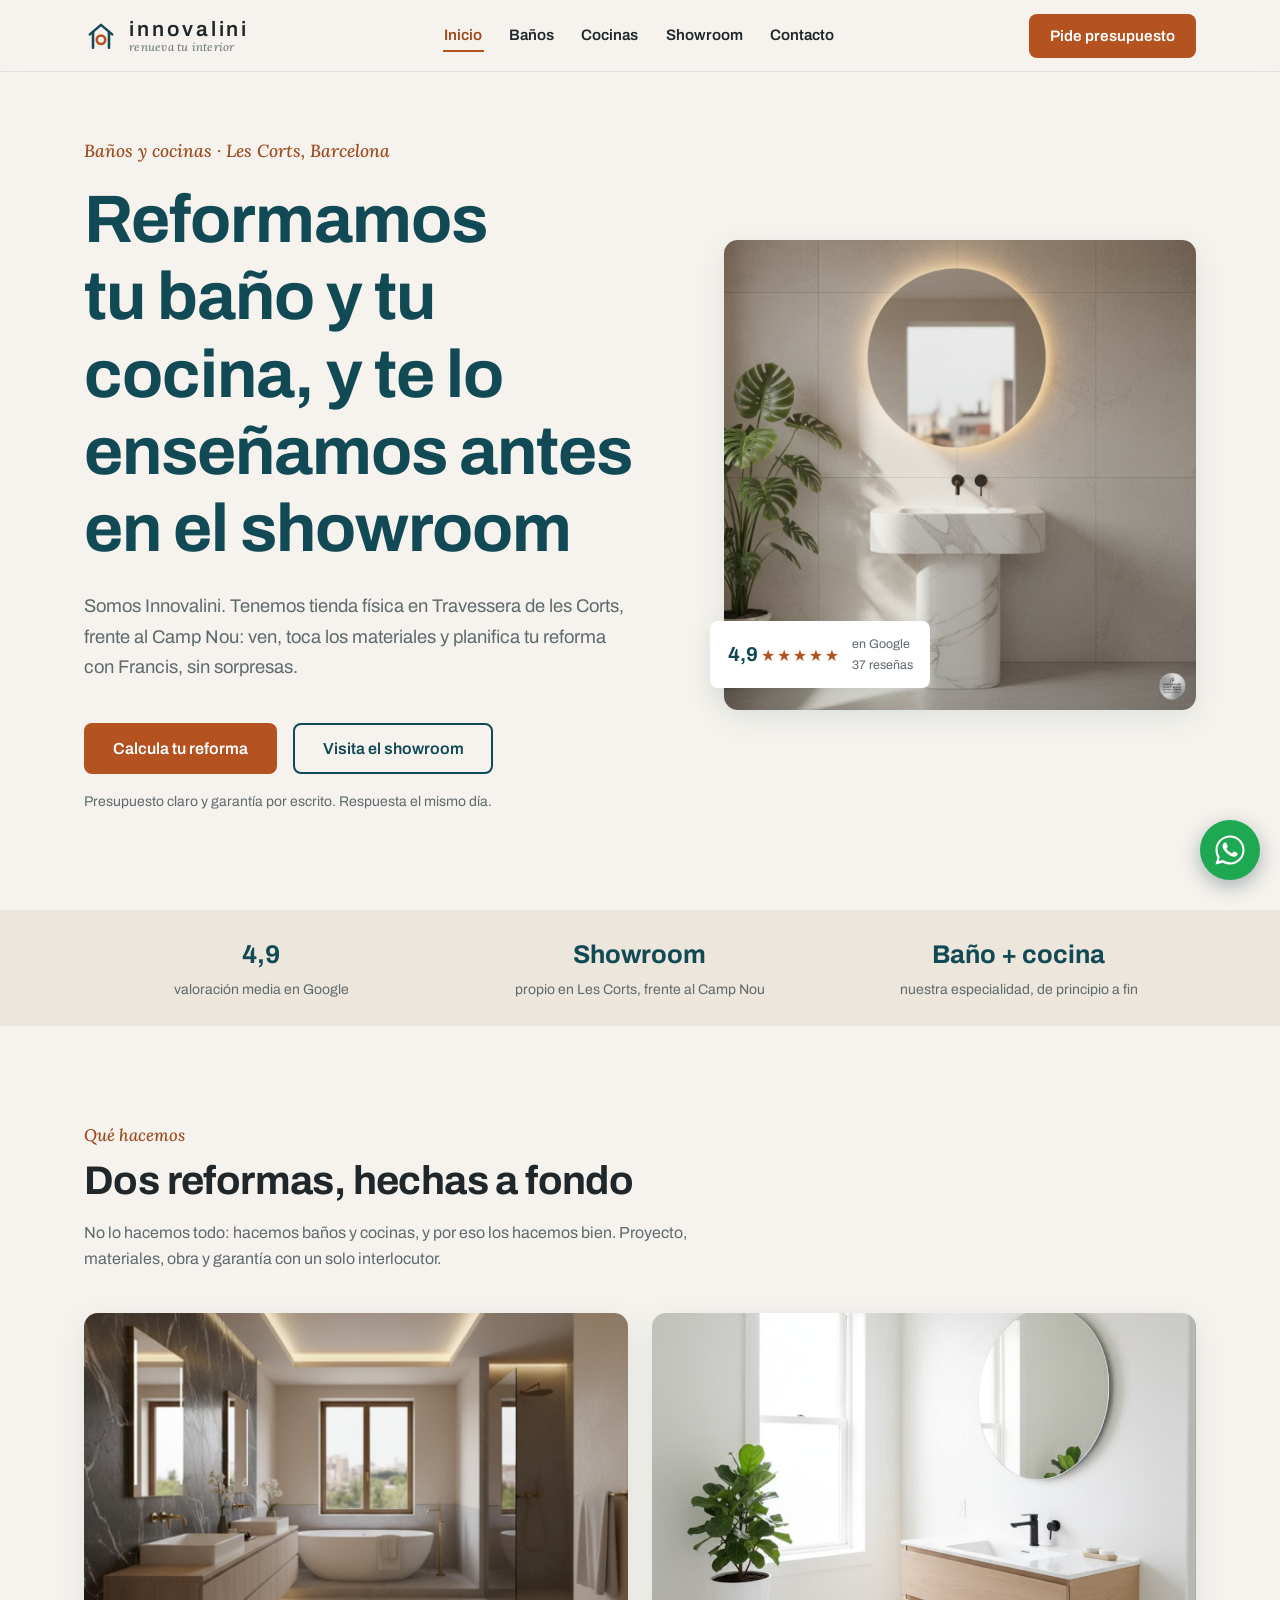
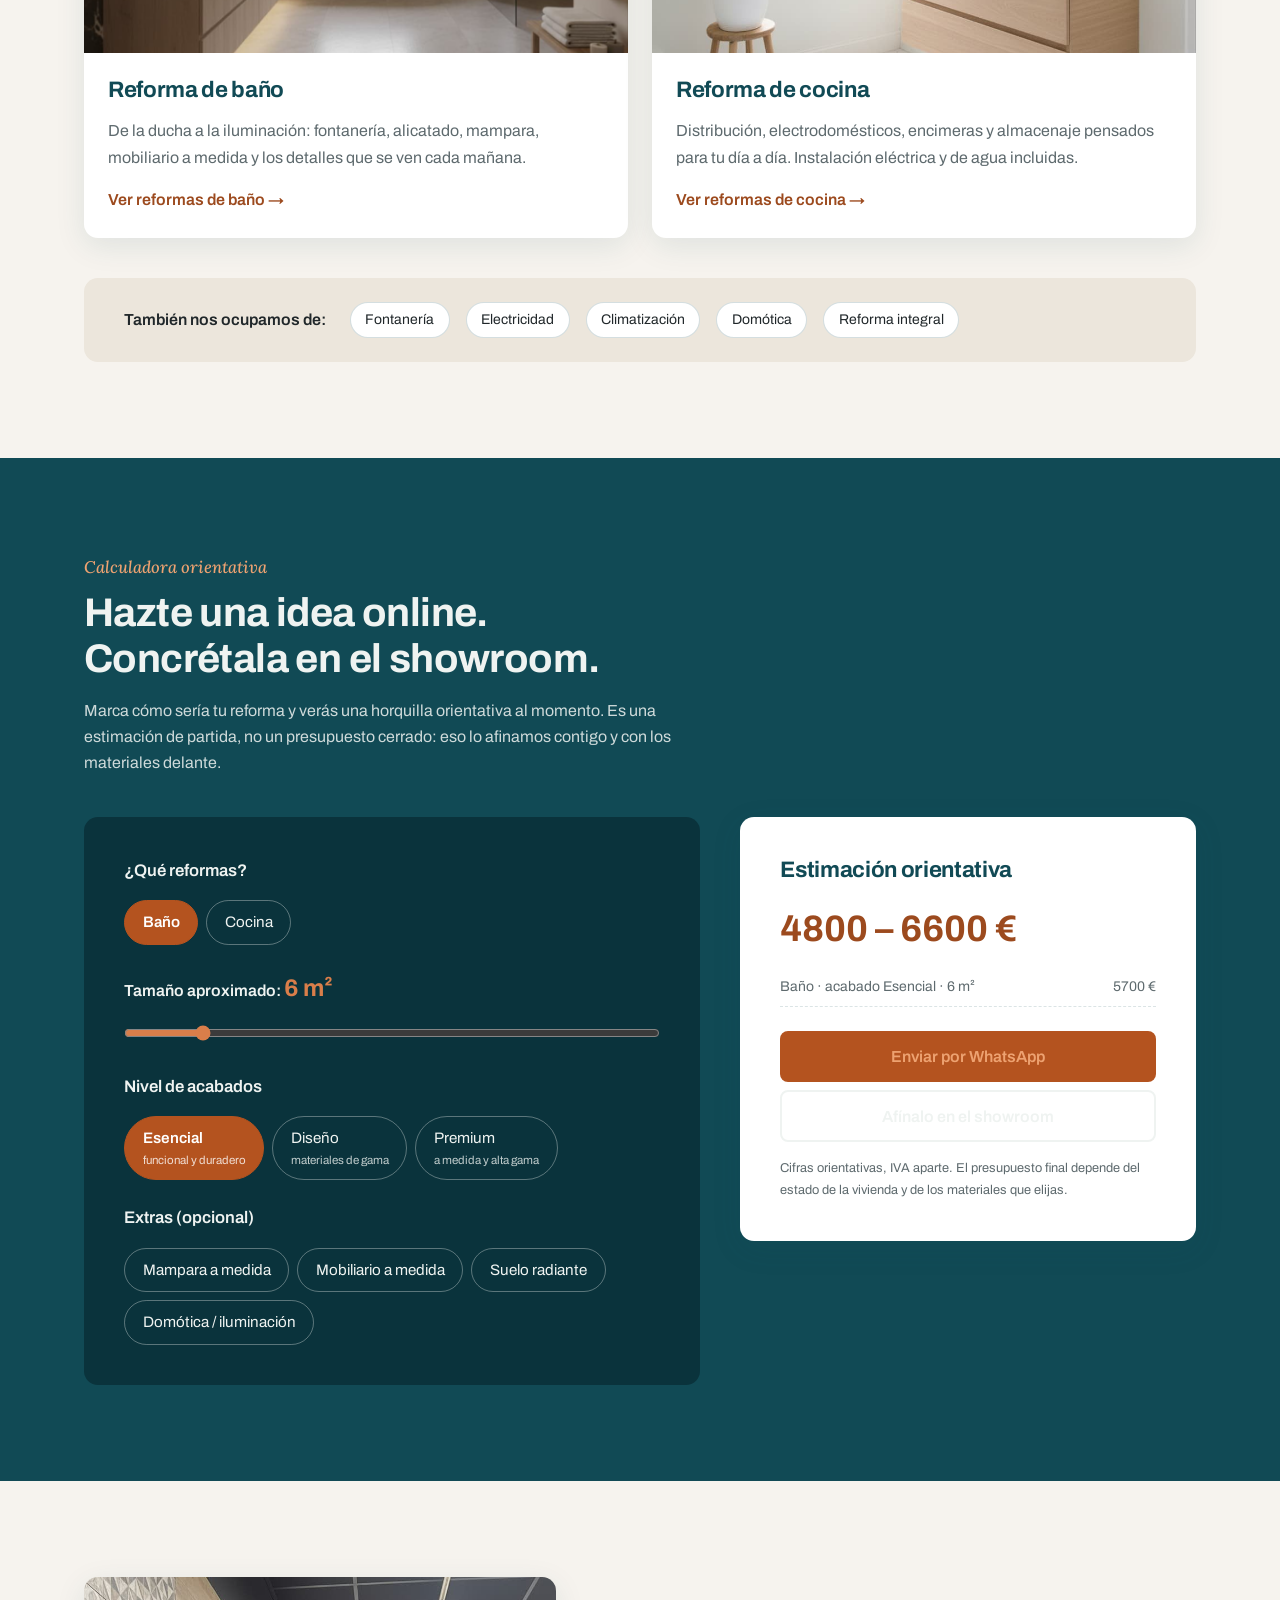
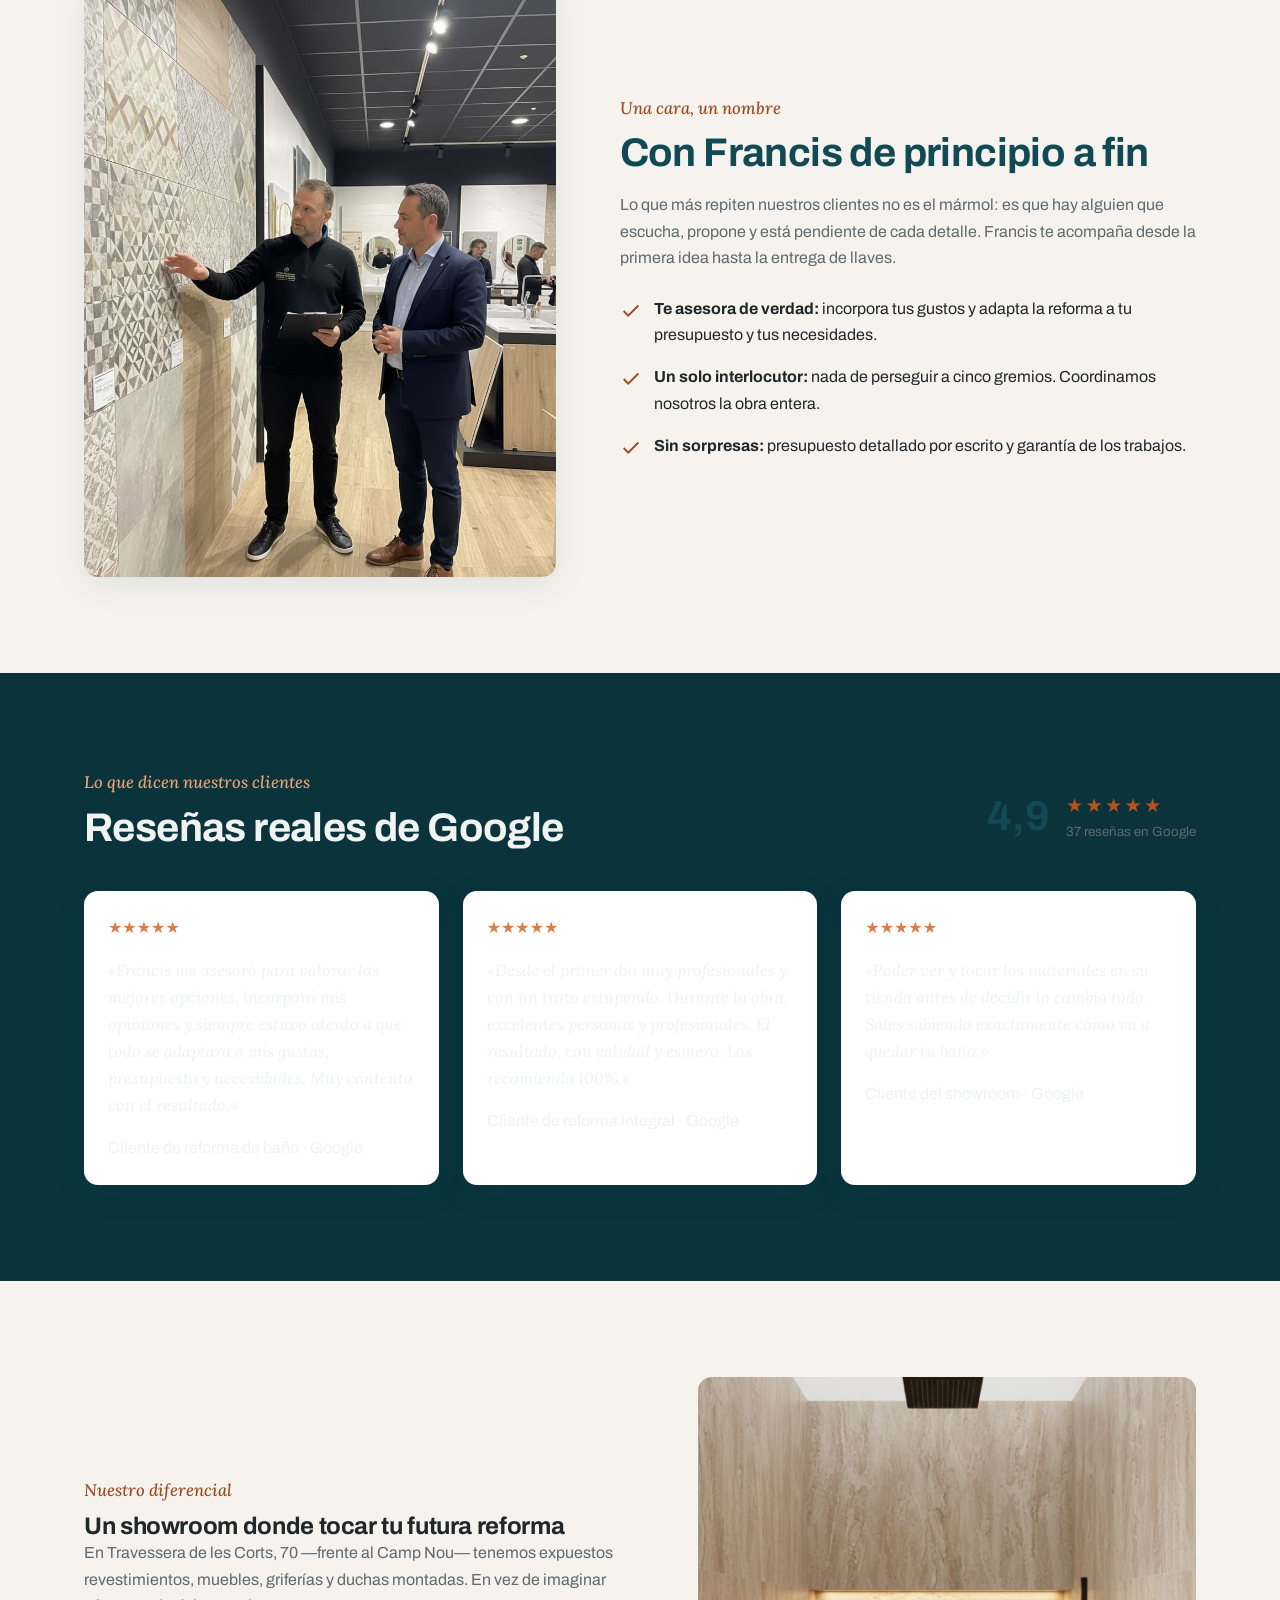
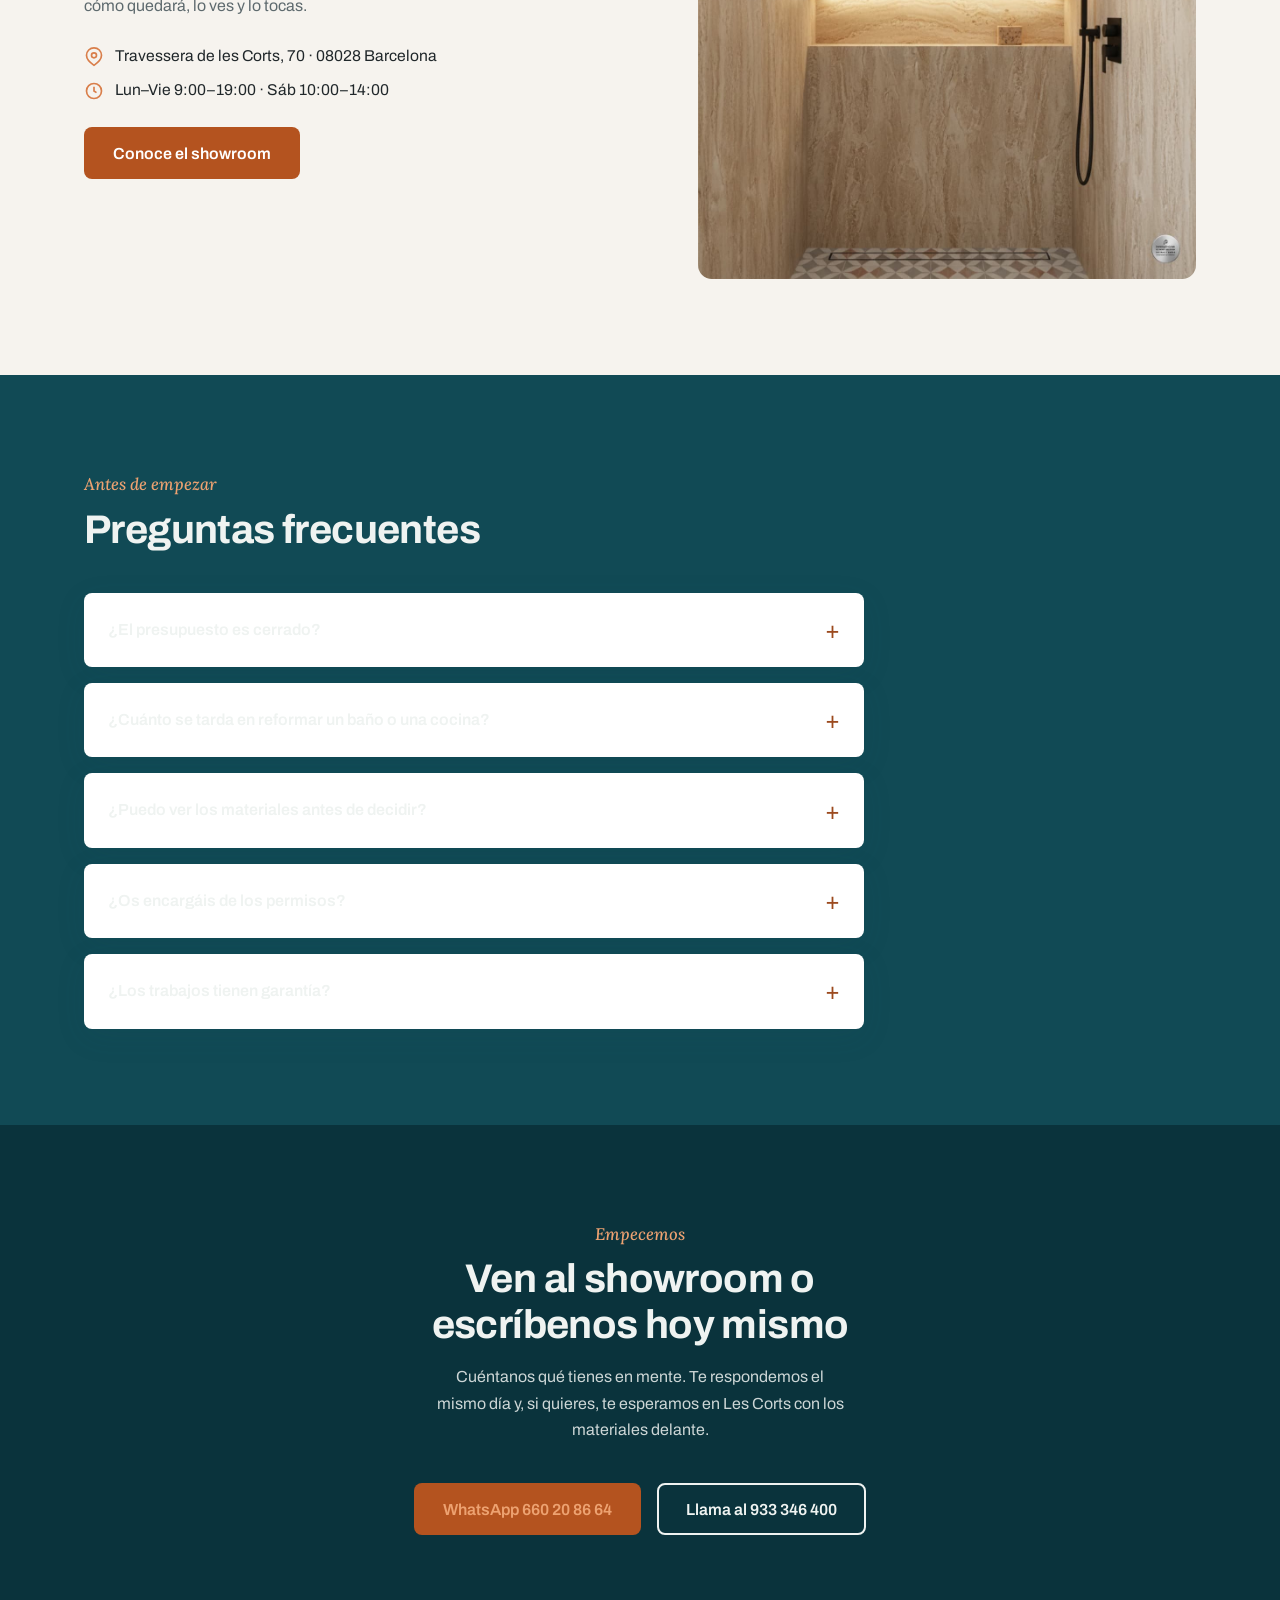
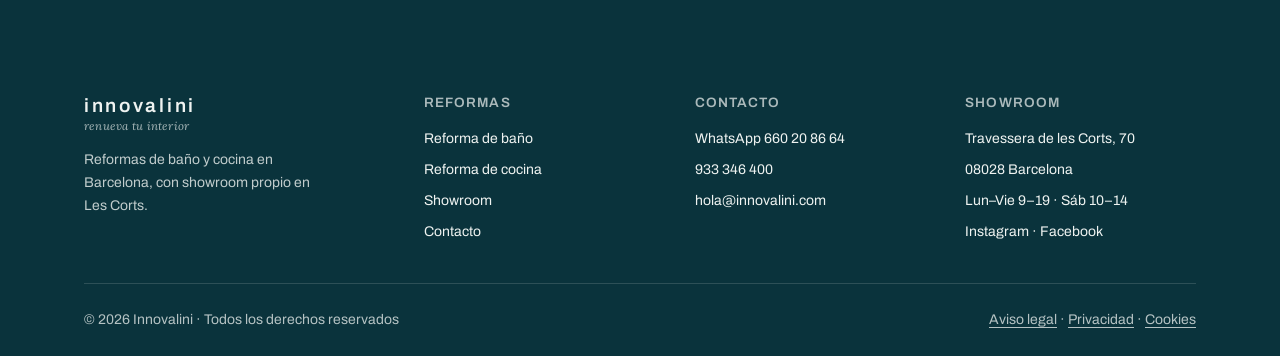
<file: index.html>
<!DOCTYPE html>
<html lang="es" class="no-js">
<head>
  <meta charset="UTF-8">
  <meta name="viewport" content="width=device-width, initial-scale=1.0">
  <title>Innovalini · Reformas de baño y cocina en Les Corts, Barcelona</title>
  <meta name="description" content="Reformas de baño y cocina en Barcelona con showroom propio en Les Corts, frente al Camp Nou. Asesoramiento de Francis, materiales que puedes tocar y presupuesto claro. 4,9★ en Google.">
  <link rel="canonical" href="https://innovalini.com/">
  <meta property="og:type" content="website">
  <meta property="og:title" content="Innovalini · Reformas de baño y cocina en Barcelona">
  <meta property="og:description" content="Showroom propio en Les Corts, frente al Camp Nou. Ven, toca los materiales y planifica tu reforma con Francis.">
  <meta property="og:image" content="https://innovalini.com/assets/img/hero-bano.jpg">
  <meta property="og:url" content="https://innovalini.com/">
  <link rel="icon" type="image/svg+xml" href="assets/favicon.svg">
  <link rel="preconnect" href="https://fonts.googleapis.com">
  <link rel="preconnect" href="https://fonts.gstatic.com" crossorigin>
  <link href="https://fonts.googleapis.com/css2?family=Archivo:wght@400;600;700&family=Lora:ital,wght@0,500;1,400;1,500&display=swap" rel="stylesheet">
  <link rel="stylesheet" href="css/styles.css">

  <!-- JSON-LD LocalBusiness (showroom de Les Corts) -->
  <script type="application/ld+json">
  {
    "@context": "https://schema.org",
    "@type": "HomeAndConstructionBusiness",
    "name": "Innovalini",
    "description": "Reformas integrales de baño y cocina en Barcelona con showroom propio en Les Corts.",
    "image": "https://innovalini.com/assets/img/hero-bano.jpg",
    "logo": "https://innovalini.com/assets/logo-innovalini.png",
    "url": "https://innovalini.com/",
    "telephone": "+34933346400",
    "email": "hola@innovalini.com",
    "priceRange": "€€",
    "address": {
      "@type": "PostalAddress",
      "streetAddress": "Travessera de les Corts, 70",
      "addressLocality": "Barcelona",
      "addressRegion": "Barcelona",
      "postalCode": "08028",
      "addressCountry": "ES"
    },
    "areaServed": "Barcelona",
    "openingHoursSpecification": [
      { "@type": "OpeningHoursSpecification", "dayOfWeek": ["Monday","Tuesday","Wednesday","Thursday","Friday"], "opens": "09:00", "closes": "19:00" },
      { "@type": "OpeningHoursSpecification", "dayOfWeek": "Saturday", "opens": "10:00", "closes": "14:00" }
    ],
    "sameAs": [
      "https://www.instagram.com/holainnovalini",
      "https://www.facebook.com/innovalini"
    ],
    "aggregateRating": {
      "@type": "AggregateRating",
      "ratingValue": "4.9",
      "reviewCount": "37"
    }
  }
  </script>
</head>
<body>

<a class="skip-link" href="#contenido">Saltar al contenido</a>

<!-- ══ NAV ══ -->
<nav class="site-nav" aria-label="Navegación principal">
  <div class="container nav-inner">
    <a href="index.html" class="nav-logo" aria-label="Innovalini — inicio">
      <svg class="nav-logo-icon" width="34" height="34" viewBox="0 0 32 32" aria-hidden="true">
        <g fill="none" stroke="#114A55" stroke-width="2.4" stroke-linecap="round" stroke-linejoin="round">
          <path d="M5.5 14.5 16 5.5l10.5 9"/><path d="M8.5 12.5v14.5"/><path d="M23.5 12.5v14.5"/>
        </g>
        <circle cx="16" cy="19.5" r="4" fill="none" stroke="#B4531F" stroke-width="2.4"/>
      </svg>
      <span class="nav-logo-text">innovalini <span>renueva tu interior</span></span>
    </a>
    <ul class="nav-links" role="list">
      <li><a href="index.html" aria-current="page">Inicio</a></li>
      <li><a href="banos.html">Baños</a></li>
      <li><a href="cocinas.html">Cocinas</a></li>
      <li><a href="showroom.html">Showroom</a></li>
      <li><a href="contacto.html">Contacto</a></li>
    </ul>
    <a href="contacto.html" class="btn btn-primary nav-cta">Pide presupuesto</a>
    <button class="nav-hamburger" aria-label="Abrir menú" aria-expanded="false" aria-controls="mobile-menu">
      <span></span><span></span><span></span>
    </button>
  </div>
</nav>
<div class="mobile-menu" id="mobile-menu">
  <a href="index.html" aria-current="page">Inicio</a>
  <a href="banos.html">Baños</a>
  <a href="cocinas.html">Cocinas</a>
  <a href="showroom.html">Showroom</a>
  <a href="contacto.html">Contacto</a>
  <a href="contacto.html" class="btn btn-primary">Pide presupuesto</a>
</div>

<main id="contenido">

  <!-- ══ HERO ══ -->
  <header class="hero">
    <div class="container hero-grid">
      <div class="hero-cos">
        <span class="hero-eyebrow">Baños y cocinas · Les Corts, Barcelona</span>
        <h1>Reformamos tu baño y tu cocina, y te lo enseñamos antes en el showroom</h1>
        <p class="hero-sub">Somos Innovalini. Tenemos tienda física en Travessera de les Corts, frente al Camp Nou: ven, toca los materiales y planifica tu reforma con Francis, sin sorpresas.</p>
        <div class="hero-ctas">
          <a href="#calculadora" class="btn btn-primary">Calcula tu reforma</a>
          <a href="showroom.html" class="btn btn-outline">Visita el showroom</a>
        </div>
        <p class="hero-note">Presupuesto claro y garantía por escrito. Respuesta el mismo día.</p>
      </div>
      <div class="hero-media">
        <!-- FOTO REAL PENDENT: reforma de baño de Innovalini en alta resolución (render actual con marca de agua) -->
        <img src="assets/img/hero-bano.jpg" width="1136" height="1133" alt="Baño reformado por Innovalini con lavabo de mármol y espejo circular retroiluminado" fetchpriority="high">
        <div class="hero-badge">
          <div>
            <strong data-reviews="rating">4,9</strong>
            <span class="estrelles" aria-hidden="true">★★★★★</span>
          </div>
          <div>
            <small>en Google</small>
            <small><span data-reviews="count">37</span> reseñas</small>
          </div>
        </div>
      </div>
    </div>
  </header>

  <!-- ══ BARRA DE CONFIANÇA ══ -->
  <section class="trust-bar" aria-label="Datos de confianza">
    <div class="container trust-grid">
      <div class="trust-item">
        <strong class="stat-number" data-reviews="rating-stat" data-target="4.9" data-decimals="1">4,9</strong>
        <span>valoración media en Google</span>
      </div>
      <div class="trust-item">
        <strong>Showroom</strong>
        <span>propio en Les Corts, frente al Camp Nou</span>
      </div>
      <div class="trust-item">
        <strong>Baño + cocina</strong>
        <span>nuestra especialidad, de principio a fin</span>
      </div>
    </div>
  </section>

  <!-- ══ SERVEIS ══ -->
  <section class="section" aria-labelledby="serveis-titol">
    <div class="container">
      <div class="section-head reveal">
        <span class="eyebrow">Qué hacemos</span>
        <h2 id="serveis-titol">Dos reformas, hechas a fondo</h2>
        <p>No lo hacemos todo: hacemos baños y cocinas, y por eso los hacemos bien. Proyecto, materiales, obra y garantía con un solo interlocutor.</p>
      </div>
      <div class="serveis-grid">
        <article class="servei-card reveal">
          <!-- FOTO REAL PENDENT: reforma de baño terminada de Innovalini -->
          <img src="assets/img/bano-marmol.jpg" width="1135" height="1137" alt="Baño reformado con lavabo de mármol suspendido" loading="lazy">
          <div class="servei-card-cos">
            <h3>Reforma de baño</h3>
            <p>De la ducha a la iluminación: fontanería, alicatado, mampara, mobiliario a medida y los detalles que se ven cada mañana.</p>
            <a href="banos.html" class="card-link">Ver reformas de baño →</a>
          </div>
        </article>
        <article class="servei-card reveal">
          <!-- FOTO REAL PENDENT: reforma de cocina terminada de Innovalini (falta foto de cocina real) -->
          <img src="assets/img/bano-nordico.jpg" width="972" height="973" alt="Estancia reformada por Innovalini con mobiliario de madera a medida">
          <div class="servei-card-cos">
            <h3>Reforma de cocina</h3>
            <p>Distribución, electrodomésticos, encimeras y almacenaje pensados para tu día a día. Instalación eléctrica y de agua incluidas.</p>
            <a href="cocinas.html" class="card-link">Ver reformas de cocina →</a>
          </div>
        </article>
      </div>
      <div class="tambe-fem reveal">
        <p>También nos ocupamos de:</p>
        <span class="chip">Fontanería</span>
        <span class="chip">Electricidad</span>
        <span class="chip">Climatización</span>
        <span class="chip">Domótica</span>
        <span class="chip">Reforma integral</span>
      </div>
    </div>
  </section>

  <!-- ══ CALCULADORA (element signatura) ══ -->
  <section class="section section-fosca" aria-labelledby="calc-titol">
    <div class="container">
      <div class="section-head reveal">
        <span class="eyebrow">Calculadora orientativa</span>
        <h2 id="calc-titol">Hazte una idea online. Concrétala en el showroom.</h2>
        <p>Marca cómo sería tu reforma y verás una horquilla orientativa al momento. Es una estimación de partida, no un presupuesto cerrado: eso lo afinamos contigo y con los materiales delante.</p>
      </div>

      <div class="calc-grid" id="calculadora">
        <form class="calc-form" aria-labelledby="calc-titol">
          <fieldset>
            <legend>¿Qué reformas?</legend>
            <div class="calc-opcions">
              <span class="calc-opcio">
                <input type="radio" id="tipo-bano" name="tipo" value="bano" checked>
                <label for="tipo-bano">Baño</label>
              </span>
              <span class="calc-opcio">
                <input type="radio" id="tipo-cocina" name="tipo" value="cocina">
                <label for="tipo-cocina">Cocina</label>
              </span>
            </div>
          </fieldset>

          <div class="calc-m2">
            <label for="calc-m2">Tamaño aproximado: <span class="calc-m2-valor" id="calc-m2-valor">6 m²</span></label>
            <input type="range" id="calc-m2" name="m2" min="3" max="25" value="6" step="1"
                   aria-describedby="calc-m2-valor">
          </div>

          <fieldset>
            <legend>Nivel de acabados</legend>
            <div class="calc-opcions">
              <span class="calc-opcio">
                <input type="radio" id="nivel-esencial" name="nivel" value="esencial" checked>
                <label for="nivel-esencial">Esencial <small>funcional y duradero</small></label>
              </span>
              <span class="calc-opcio">
                <input type="radio" id="nivel-diseno" name="nivel" value="diseno">
                <label for="nivel-diseno">Diseño <small>materiales de gama</small></label>
              </span>
              <span class="calc-opcio">
                <input type="radio" id="nivel-premium" name="nivel" value="premium">
                <label for="nivel-premium">Premium <small>a medida y alta gama</small></label>
              </span>
            </div>
          </fieldset>

          <fieldset>
            <legend>Extras (opcional)</legend>
            <div class="calc-opcions">
              <span class="calc-opcio">
                <input type="checkbox" id="extra-mampara" name="extra" value="mampara">
                <label for="extra-mampara">Mampara a medida</label>
              </span>
              <span class="calc-opcio">
                <input type="checkbox" id="extra-mueble" name="extra" value="mueble">
                <label for="extra-mueble">Mobiliario a medida</label>
              </span>
              <span class="calc-opcio">
                <input type="checkbox" id="extra-radiante" name="extra" value="radiante">
                <label for="extra-radiante">Suelo radiante</label>
              </span>
              <span class="calc-opcio">
                <input type="checkbox" id="extra-domotica" name="extra" value="domotica">
                <label for="extra-domotica">Domótica / iluminación</label>
              </span>
            </div>
          </fieldset>
        </form>

        <aside class="calc-resultat" aria-live="polite">
          <h3>Estimación orientativa</h3>
          <p class="calc-xifra"><span id="calc-min">4.500</span> – <span id="calc-max">6.100</span> €</p>
          <ul class="calc-desglos" id="calc-desglos"></ul>
          <div class="calc-ctas">
            <a class="btn btn-primary" id="calc-wa" href="https://wa.me/34660208664" target="_blank" rel="noopener">Enviar por WhatsApp</a>
            <a class="btn btn-outline" href="showroom.html">Afínalo en el showroom</a>
          </div>
          <p class="calc-avis">Cifras orientativas, IVA aparte. El presupuesto final depende del estado de la vivienda y de los materiales que elijas.</p>
        </aside>
      </div>
    </div>
  </section>

  <!-- ══ FRANCIS / ASSESSORAMENT ══ -->
  <section class="section" aria-labelledby="francis-titol">
    <div class="container francis-grid">
      <div class="francis-media reveal">
        <!-- FOTO REAL PENDENT: Francis asesorando en el showroom de Innovalini -->
        <img src="assets/img/francis-asesoramiento.jpg" width="855" height="1088" alt="Francis, de Innovalini, mostrando revestimientos en el showroom a un cliente" loading="lazy">
      </div>
      <div class="francis-cos reveal">
        <span class="eyebrow">Una cara, un nombre</span>
        <h2 id="francis-titol">Con Francis de principio a fin</h2>
        <p>Lo que más repiten nuestros clientes no es el mármol: es que hay alguien que escucha, propone y está pendiente de cada detalle. Francis te acompaña desde la primera idea hasta la entrega de llaves.</p>
        <ul class="francis-claus" role="list">
          <li>
            <svg width="22" height="22" viewBox="0 0 24 24" fill="none" stroke="currentColor" stroke-width="2" aria-hidden="true"><path d="M20 6 9 17l-5-5"/></svg>
            <span><strong>Te asesora de verdad:</strong> incorpora tus gustos y adapta la reforma a tu presupuesto y tus necesidades.</span>
          </li>
          <li>
            <svg width="22" height="22" viewBox="0 0 24 24" fill="none" stroke="currentColor" stroke-width="2" aria-hidden="true"><path d="M20 6 9 17l-5-5"/></svg>
            <span><strong>Un solo interlocutor:</strong> nada de perseguir a cinco gremios. Coordinamos nosotros la obra entera.</span>
          </li>
          <li>
            <svg width="22" height="22" viewBox="0 0 24 24" fill="none" stroke="currentColor" stroke-width="2" aria-hidden="true"><path d="M20 6 9 17l-5-5"/></svg>
            <span><strong>Sin sorpresas:</strong> presupuesto detallado por escrito y garantía de los trabajos.</span>
          </li>
        </ul>
      </div>
    </div>
  </section>

  <!-- ══ RESSENYES ══ -->
  <section class="section section-fosca-profunda" aria-labelledby="reviews-titol">
    <div class="container">
      <div class="reviews-head reveal">
        <div class="section-head mb-0">
          <span class="eyebrow">Lo que dicen nuestros clientes</span>
          <h2 id="reviews-titol">Reseñas reales de Google</h2>
        </div>
        <div class="reviews-nota">
          <strong data-reviews="rating">4,9</strong>
          <div>
            <span class="estrelles" aria-hidden="true">★★★★★</span>
            <small><span data-reviews="count">37</span> reseñas en Google</small>
          </div>
        </div>
      </div>
      <div class="reviews-grid">
        <!-- Reseñas RESUMIDAS de opiniones públicas de Google. Verificar literalidad
             y consentimiento antes de publicar (ver REUNION-CLIENTE.md). -->
        <figure class="review-card reveal">
          <span class="estrelles estrelles-accent" aria-hidden="true">★★★★★</span>
          <blockquote>«Francis me asesoró para valorar las mejores opciones, incorporó mis opiniones y siempre estuvo atento a que todo se adaptara a mis gustos, presupuesto y necesidades. Muy contento con el resultado.»</blockquote>
          <figcaption>Cliente de reforma de baño · Google</figcaption>
        </figure>
        <figure class="review-card reveal">
          <span class="estrelles estrelles-accent" aria-hidden="true">★★★★★</span>
          <blockquote>«Desde el primer día muy profesionales y con un trato estupendo. Durante la obra, excelentes personas y profesionales. El resultado, con calidad y esmero. Los recomiendo 100%.»</blockquote>
          <figcaption>Cliente de reforma integral · Google</figcaption>
        </figure>
        <figure class="review-card reveal">
          <span class="estrelles estrelles-accent" aria-hidden="true">★★★★★</span>
          <blockquote>«Poder ver y tocar los materiales en su tienda antes de decidir lo cambia todo. Sales sabiendo exactamente cómo va a quedar tu baño.»</blockquote>
          <figcaption>Cliente del showroom · Google</figcaption>
        </figure>
      </div>
    </div>
  </section>

  <!-- ══ FRANJA SHOWROOM ══ -->
  <section class="section" aria-labelledby="showroom-titol">
    <div class="container showroom-strip-grid">
      <div class="reveal">
        <span class="eyebrow">Nuestro diferencial</span>
        <h2 id="showroom-titol">Un showroom donde tocar tu futura reforma</h2>
        <p class="text-secundari">En Travessera de les Corts, 70 —frente al Camp Nou— tenemos expuestos revestimientos, muebles, griferías y duchas montadas. En vez de imaginar cómo quedará, lo ves y lo tocas.</p>
        <ul class="showroom-dades" role="list">
          <li>
            <svg width="20" height="20" viewBox="0 0 24 24" fill="none" stroke="currentColor" stroke-width="2" aria-hidden="true"><path d="M21 10c0 6-9 12-9 12s-9-6-9-12a9 9 0 0 1 18 0Z"/><circle cx="12" cy="10" r="3"/></svg>
            <span>Travessera de les Corts, 70 · 08028 Barcelona</span>
          </li>
          <li>
            <svg width="20" height="20" viewBox="0 0 24 24" fill="none" stroke="currentColor" stroke-width="2" aria-hidden="true"><circle cx="12" cy="12" r="9"/><path d="M12 7v5l3 2"/></svg>
            <span>Lun–Vie 9:00–19:00 · Sáb 10:00–14:00</span>
          </li>
        </ul>
        <a href="showroom.html" class="btn btn-primary">Conoce el showroom</a>
      </div>
      <div class="reveal">
        <!-- FOTO REAL PENDENT: interior del showroom de Innovalini con revestimientos expuestos -->
        <img src="assets/img/ducha-obra.jpg" width="1137" height="1146" alt="Ducha de obra con revestimiento de travertino y nicho iluminado, como las del showroom de Innovalini" loading="lazy">
      </div>
    </div>
  </section>

  <!-- ══ FAQ ══ -->
  <section class="section section-fosca" aria-labelledby="faq-titol">
    <div class="container">
      <div class="section-head reveal">
        <span class="eyebrow">Antes de empezar</span>
        <h2 id="faq-titol">Preguntas frecuentes</h2>
      </div>
      <div class="faq-llista">
        <details class="faq-item reveal">
          <summary>¿El presupuesto es cerrado?</summary>
          <div class="faq-cos"><p>Sí. Tras visitar tu vivienda y elegir los materiales, te entregamos un presupuesto detallado por escrito. Lo que firmas es lo que pagas, salvo cambios que pidas tú durante la obra.</p></div>
        </details>
        <details class="faq-item reveal">
          <summary>¿Cuánto se tarda en reformar un baño o una cocina?</summary>
          <div class="faq-cos"><p>Un baño suele estar entre 2 y 4 semanas; una cocina, entre 3 y 5, según el alcance. Te damos un calendario antes de empezar y te avisamos si algo se mueve.</p></div>
        </details>
        <details class="faq-item reveal">
          <summary>¿Puedo ver los materiales antes de decidir?</summary>
          <div class="faq-cos"><p>Para eso está el showroom de Les Corts. Ves y tocas revestimientos, muebles y griferías montados, y Francis te ayuda a combinarlos según tu espacio y tu presupuesto.</p></div>
        </details>
        <details class="faq-item reveal">
          <summary>¿Os encargáis de los permisos?</summary>
          <div class="faq-cos"><p>En reformas de baño y cocina que no tocan estructura, normalmente basta con una comunicación de obra menor. Te decimos qué hace falta en tu caso y te ayudamos con la tramitación.</p></div>
        </details>
        <details class="faq-item reveal">
          <summary>¿Los trabajos tienen garantía?</summary>
          <div class="faq-cos"><p>Sí. Respondemos por escrito de los trabajos realizados. Si aparece cualquier detalle después de la entrega, volvemos.</p></div>
        </details>
      </div>
    </div>
  </section>

  <!-- ══ CTA FINAL ══ -->
  <section class="section section-fosca-profunda cta-final" aria-labelledby="cta-titol">
    <div class="container">
      <div class="reveal">
        <span class="eyebrow">Empecemos</span>
        <h2 id="cta-titol">Ven al showroom o escríbenos hoy mismo</h2>
        <p>Cuéntanos qué tienes en mente. Te respondemos el mismo día y, si quieres, te esperamos en Les Corts con los materiales delante.</p>
        <div class="hero-ctas">
          <a href="https://wa.me/34660208664" class="btn btn-primary" target="_blank" rel="noopener">WhatsApp 660 20 86 64</a>
          <a href="tel:+34933346400" class="btn btn-outline">Llama al 933 346 400</a>
        </div>
      </div>
    </div>
  </section>

</main>

<!-- ══ FOOTER ══ -->
<footer class="site-footer" aria-label="Pie de página">
  <div class="container">
    <div class="footer-grid">
      <div class="footer-marca">
        <span class="nav-logo-text">innovalini <span>renueva tu interior</span></span>
        <p>Reformas de baño y cocina en Barcelona, con showroom propio en Les Corts.</p>
      </div>
      <div class="footer-col">
        <h3>Reformas</h3>
        <ul role="list">
          <li><a href="banos.html">Reforma de baño</a></li>
          <li><a href="cocinas.html">Reforma de cocina</a></li>
          <li><a href="showroom.html">Showroom</a></li>
          <li><a href="contacto.html">Contacto</a></li>
        </ul>
      </div>
      <div class="footer-col">
        <h3>Contacto</h3>
        <ul role="list">
          <li><a href="https://wa.me/34660208664" target="_blank" rel="noopener">WhatsApp 660 20 86 64</a></li>
          <li><a href="tel:+34933346400">933 346 400</a></li>
          <li><a href="mailto:hola@innovalini.com">hola@innovalini.com</a></li>
        </ul>
      </div>
      <div class="footer-col">
        <h3>Showroom</h3>
        <ul role="list">
          <li>Travessera de les Corts, 70</li>
          <li>08028 Barcelona</li>
          <li>Lun–Vie 9–19 · Sáb 10–14</li>
          <li><a href="https://www.instagram.com/holainnovalini" target="_blank" rel="noopener">Instagram</a> · <a href="https://www.facebook.com/innovalini" target="_blank" rel="noopener">Facebook</a></li>
        </ul>
      </div>
    </div>
    <div class="footer-bottom">
      <p>© 2026 Innovalini · Todos los derechos reservados</p>
      <p>
        <a href="aviso-legal.html">Aviso legal</a> ·
        <a href="politica-privacidad.html">Privacidad</a> ·
        <a href="politica-cookies.html">Cookies</a>
      </p>
    </div>
  </div>
</footer>

<!-- WhatsApp flotant -->
<a href="https://wa.me/34660208664" class="whatsapp-float" target="_blank" rel="noopener" aria-label="Escríbenos por WhatsApp">
  <svg viewBox="0 0 32 32" aria-hidden="true"><path d="M16 .5C7.4.5.5 7.4.5 16c0 2.8.8 5.5 2.1 7.9L.5 31.5l7.8-2c2.3 1.2 4.9 1.9 7.7 1.9 8.6 0 15.5-6.9 15.5-15.5S24.6.5 16 .5Zm0 28.3c-2.5 0-4.9-.7-7-1.9l-.5-.3-4.6 1.2 1.2-4.5-.3-.5c-1.3-2.1-2-4.6-2-7.1C2.7 8.6 8.6 2.7 16 2.7c3.6 0 6.9 1.4 9.4 3.9 2.5 2.5 3.9 5.8 3.9 9.4 0 7.4-6 13.3-13.3 13.3Zm7.3-9.9c-.4-.2-2.4-1.2-2.7-1.3-.4-.1-.6-.2-.9.2s-1 1.3-1.2 1.5c-.2.2-.4.3-.8.1-.4-.2-1.7-.6-3.2-2-1.2-1-2-2.3-2.2-2.7-.2-.4 0-.6.2-.8.2-.2.4-.4.6-.7.2-.2.3-.4.4-.7.1-.3 0-.5 0-.7-.1-.2-.9-2.2-1.3-3-.3-.8-.7-.7-.9-.7h-.8c-.3 0-.7.1-1 .5-.4.4-1.4 1.3-1.4 3.3s1.4 3.8 1.6 4.1c.2.3 2.8 4.3 6.8 6 .9.4 1.7.7 2.2.9.9.3 1.8.2 2.4.2.7-.1 2.4-1 2.7-1.9.3-.9.3-1.7.2-1.9-.1-.2-.3-.3-.7-.5Z"/></svg>
</a>

<script src="js/main.js" defer></script>
<script src="js/calculadora.js" defer></script>
</body>
</html>
</file>
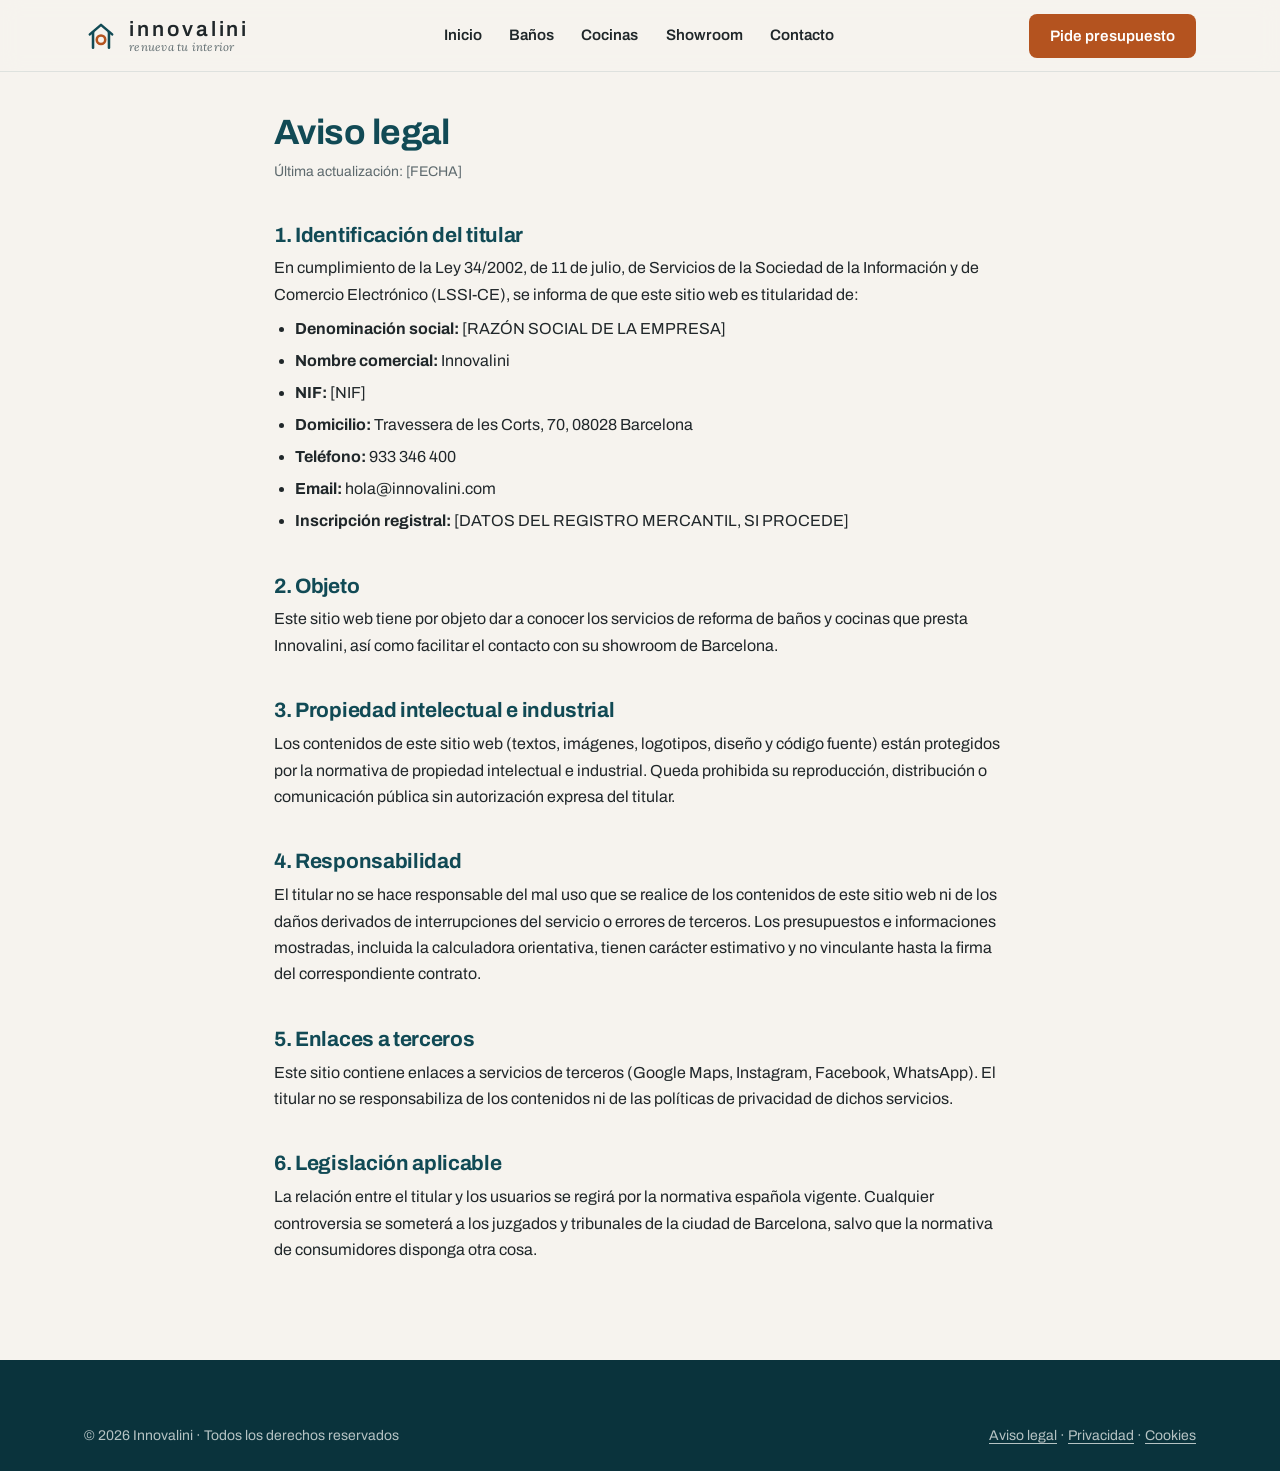
<file: aviso-legal.html>
<!DOCTYPE html>
<html lang="es" class="no-js">
<head>
  <meta charset="UTF-8">
  <meta name="viewport" content="width=device-width, initial-scale=1.0">
  <title>Aviso legal · Innovalini</title>
  <meta name="description" content="Aviso legal de Innovalini.">
  <meta name="robots" content="noindex, follow">
  <link rel="canonical" href="https://innovalini.com/aviso-legal.html">
  <link rel="icon" type="image/svg+xml" href="assets/favicon.svg">
  <link rel="preconnect" href="https://fonts.googleapis.com">
  <link rel="preconnect" href="https://fonts.gstatic.com" crossorigin>
  <link href="https://fonts.googleapis.com/css2?family=Archivo:wght@400;600;700&family=Lora:ital,wght@0,500;1,400;1,500&display=swap" rel="stylesheet">
  <link rel="stylesheet" href="css/styles.css">
</head>
<body>

<nav class="site-nav" aria-label="Navegación principal">
  <div class="container nav-inner">
    <a href="index.html" class="nav-logo" aria-label="Innovalini — inicio">
      <svg class="nav-logo-icon" width="34" height="34" viewBox="0 0 32 32" aria-hidden="true">
        <g fill="none" stroke="#114A55" stroke-width="2.4" stroke-linecap="round" stroke-linejoin="round">
          <path d="M5.5 14.5 16 5.5l10.5 9"/><path d="M8.5 12.5v14.5"/><path d="M23.5 12.5v14.5"/>
        </g>
        <circle cx="16" cy="19.5" r="4" fill="none" stroke="#B4531F" stroke-width="2.4"/>
      </svg>
      <span class="nav-logo-text">innovalini <span>renueva tu interior</span></span>
    </a>
    <ul class="nav-links" role="list">
      <li><a href="index.html">Inicio</a></li>
      <li><a href="banos.html">Baños</a></li>
      <li><a href="cocinas.html">Cocinas</a></li>
      <li><a href="showroom.html">Showroom</a></li>
      <li><a href="contacto.html">Contacto</a></li>
    </ul>
    <a href="contacto.html" class="btn btn-primary nav-cta">Pide presupuesto</a>
    <button class="nav-hamburger" aria-label="Abrir menú" aria-expanded="false" aria-controls="mobile-menu">
      <span></span><span></span><span></span>
    </button>
  </div>
</nav>
<div class="mobile-menu" id="mobile-menu">
  <a href="index.html">Inicio</a>
  <a href="banos.html">Baños</a>
  <a href="cocinas.html">Cocinas</a>
  <a href="showroom.html">Showroom</a>
  <a href="contacto.html">Contacto</a>
  <a href="contacto.html" class="btn btn-primary">Pide presupuesto</a>
</div>

<main class="legal-main">
  <div class="container">
    <h1>Aviso legal</h1>
    <p class="legal-updated">Última actualización: [FECHA]</p>

    <!-- ESQUELET LEGAL: omplir els camps [ENTRE CLAUDÀTORS] amb les dades
         fiscals reals del client abans de publicar. -->

    <h2>1. Identificación del titular</h2>
    <p>En cumplimiento de la Ley 34/2002, de 11 de julio, de Servicios de la Sociedad de la Información y de Comercio Electrónico (LSSI-CE), se informa de que este sitio web es titularidad de:</p>
    <ul>
      <li><strong>Denominación social:</strong> [RAZÓN SOCIAL DE LA EMPRESA]</li>
      <li><strong>Nombre comercial:</strong> Innovalini</li>
      <li><strong>NIF:</strong> [NIF]</li>
      <li><strong>Domicilio:</strong> Travessera de les Corts, 70, 08028 Barcelona</li>
      <li><strong>Teléfono:</strong> 933 346 400</li>
      <li><strong>Email:</strong> hola@innovalini.com</li>
      <li><strong>Inscripción registral:</strong> [DATOS DEL REGISTRO MERCANTIL, SI PROCEDE]</li>
    </ul>

    <h2>2. Objeto</h2>
    <p>Este sitio web tiene por objeto dar a conocer los servicios de reforma de baños y cocinas que presta Innovalini, así como facilitar el contacto con su showroom de Barcelona.</p>

    <h2>3. Propiedad intelectual e industrial</h2>
    <p>Los contenidos de este sitio web (textos, imágenes, logotipos, diseño y código fuente) están protegidos por la normativa de propiedad intelectual e industrial. Queda prohibida su reproducción, distribución o comunicación pública sin autorización expresa del titular.</p>

    <h2>4. Responsabilidad</h2>
    <p>El titular no se hace responsable del mal uso que se realice de los contenidos de este sitio web ni de los daños derivados de interrupciones del servicio o errores de terceros. Los presupuestos e informaciones mostradas, incluida la calculadora orientativa, tienen carácter estimativo y no vinculante hasta la firma del correspondiente contrato.</p>

    <h2>5. Enlaces a terceros</h2>
    <p>Este sitio contiene enlaces a servicios de terceros (Google Maps, Instagram, Facebook, WhatsApp). El titular no se responsabiliza de los contenidos ni de las políticas de privacidad de dichos servicios.</p>

    <h2>6. Legislación aplicable</h2>
    <p>La relación entre el titular y los usuarios se regirá por la normativa española vigente. Cualquier controversia se someterá a los juzgados y tribunales de la ciudad de Barcelona, salvo que la normativa de consumidores disponga otra cosa.</p>
  </div>
</main>

<footer class="site-footer" aria-label="Pie de página">
  <div class="container">
    <div class="footer-bottom sense-vora">
      <p>© 2026 Innovalini · Todos los derechos reservados</p>
      <p>
        <a href="aviso-legal.html">Aviso legal</a> ·
        <a href="politica-privacidad.html">Privacidad</a> ·
        <a href="politica-cookies.html">Cookies</a>
      </p>
    </div>
  </div>
</footer>

<script src="js/main.js" defer></script>
</body>
</html>
</file>
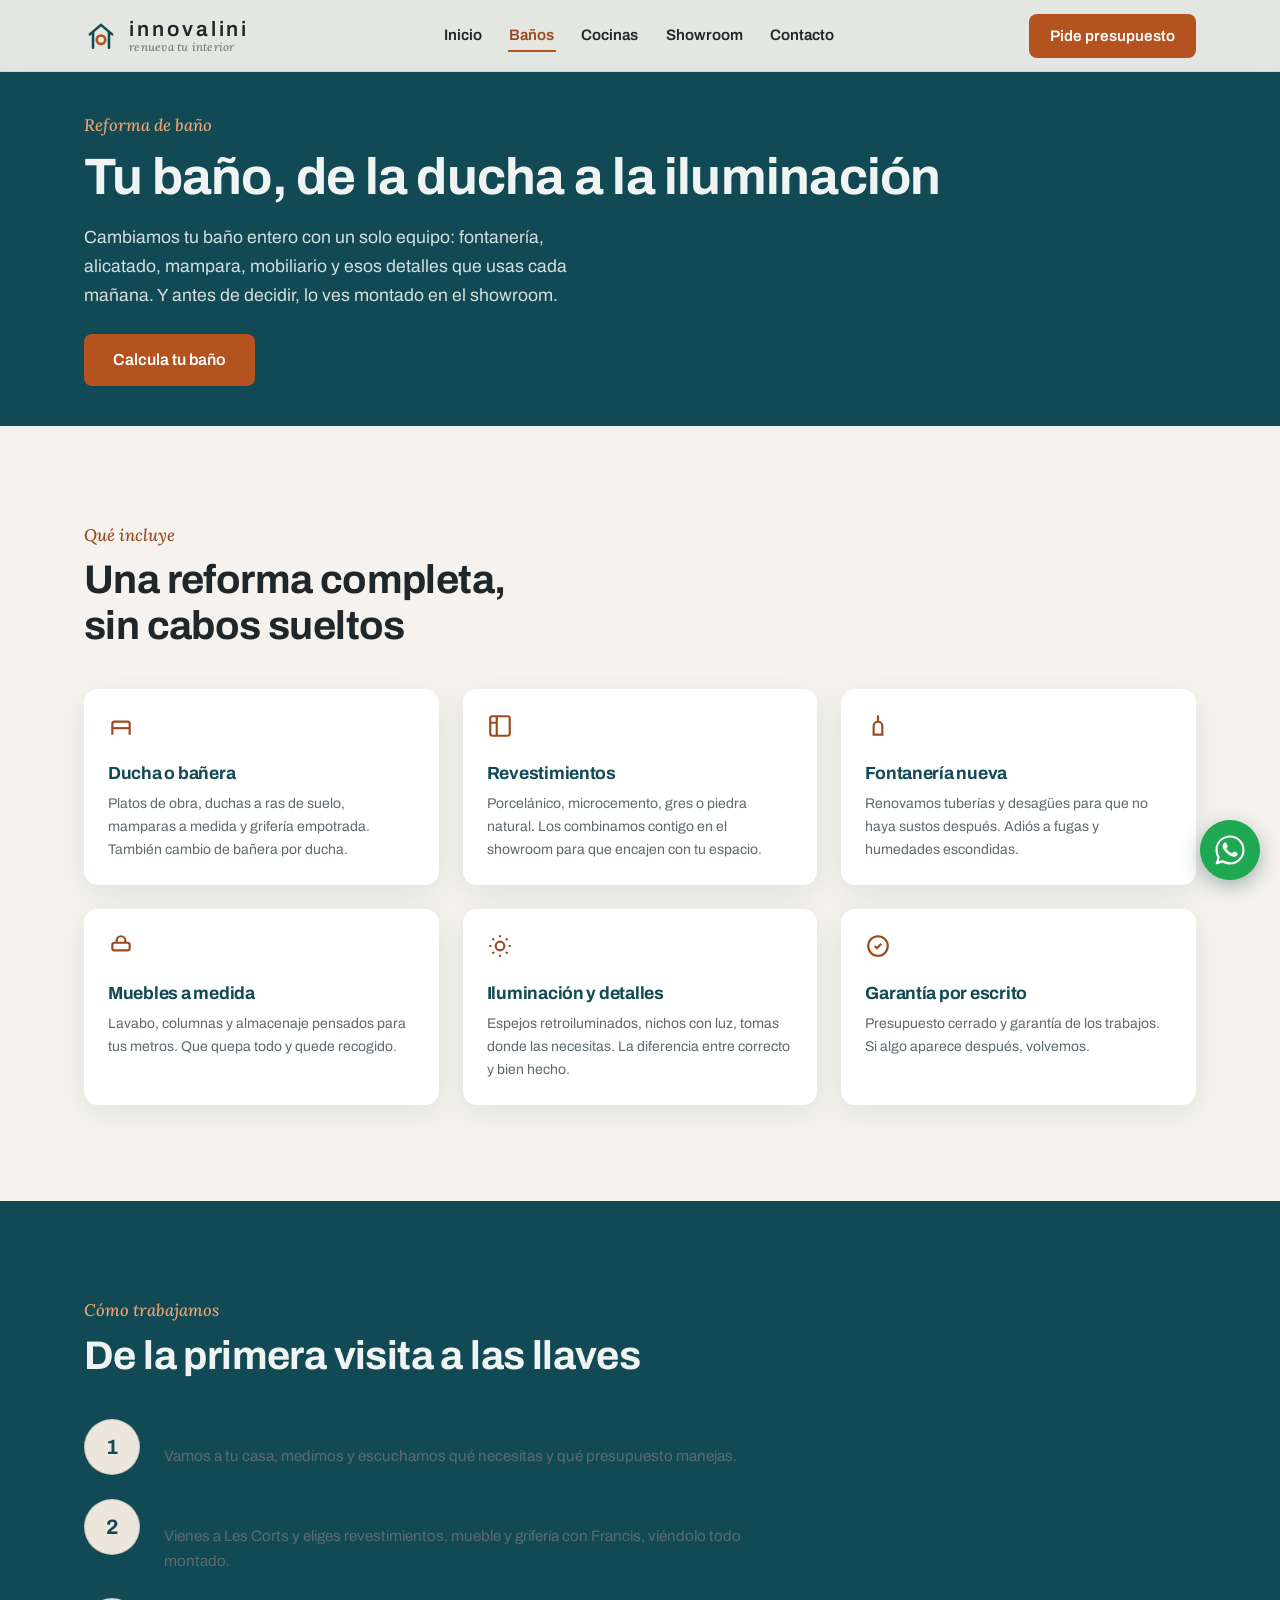
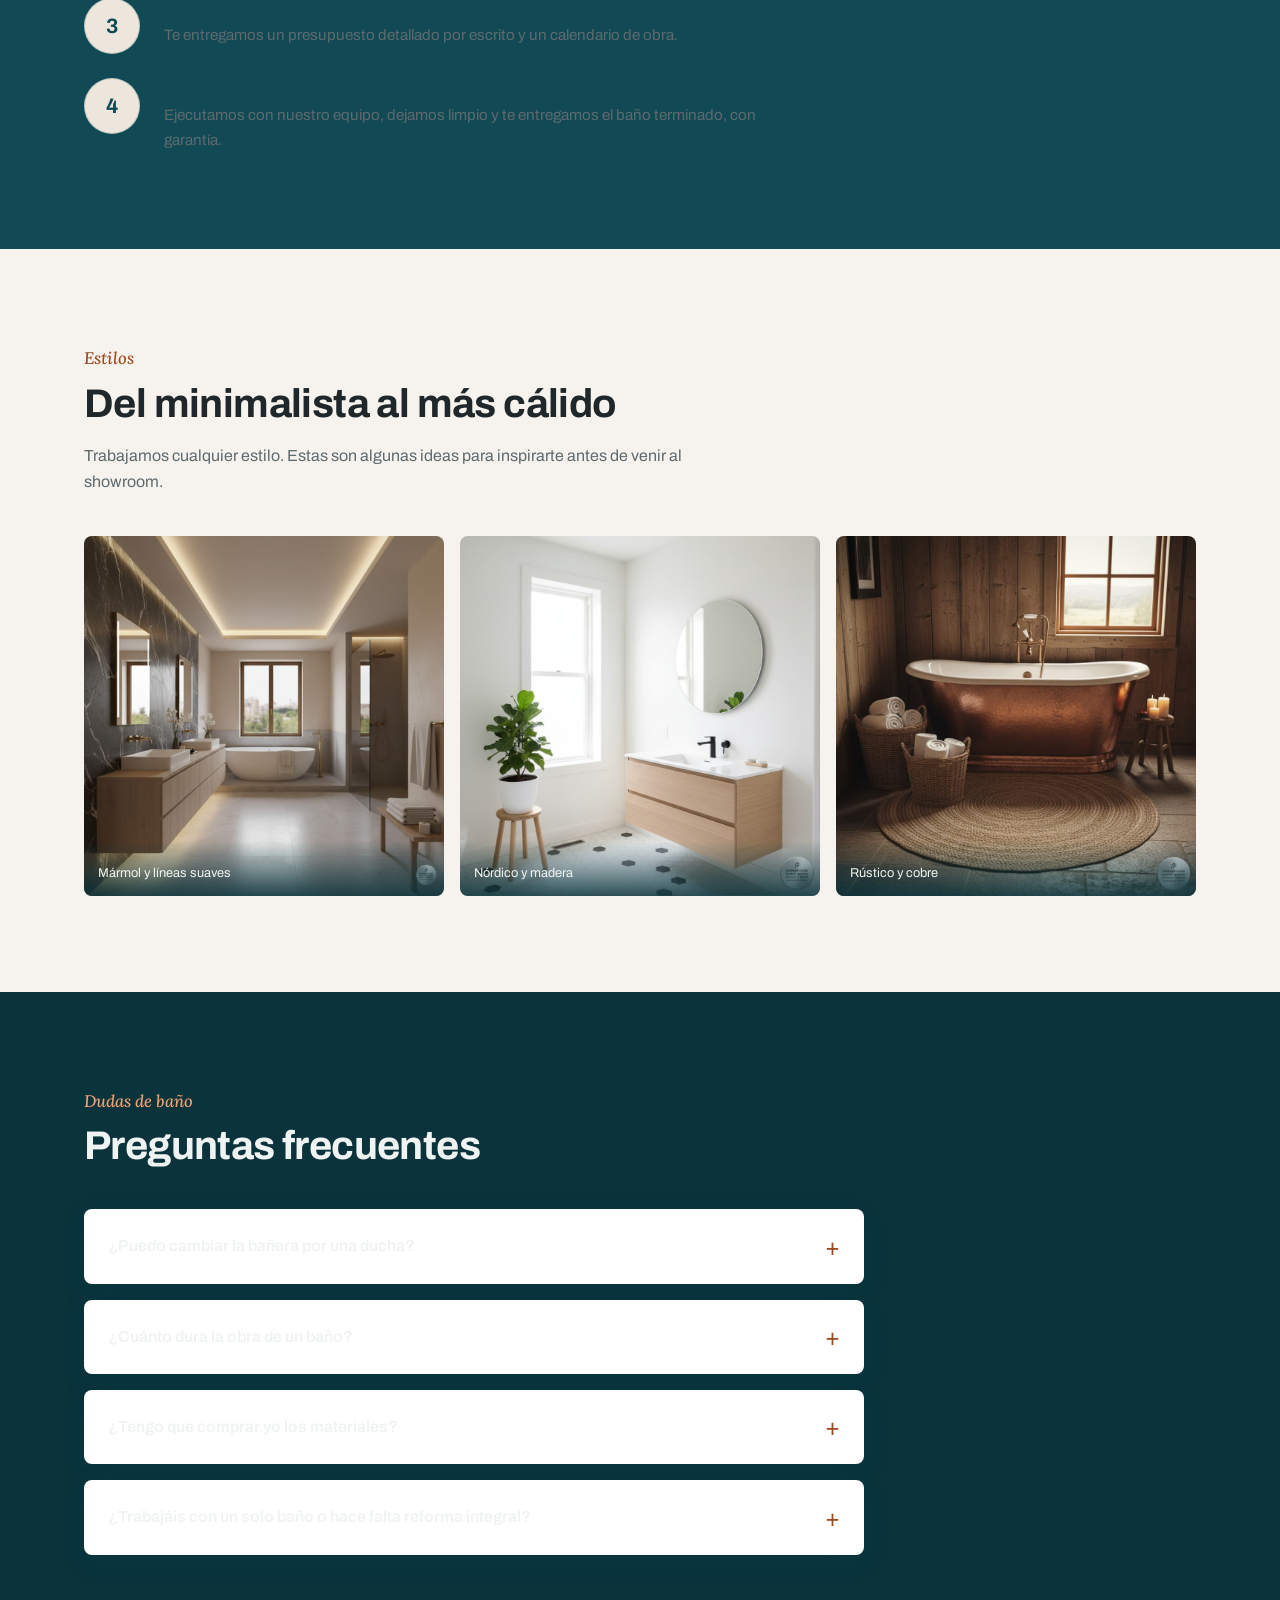
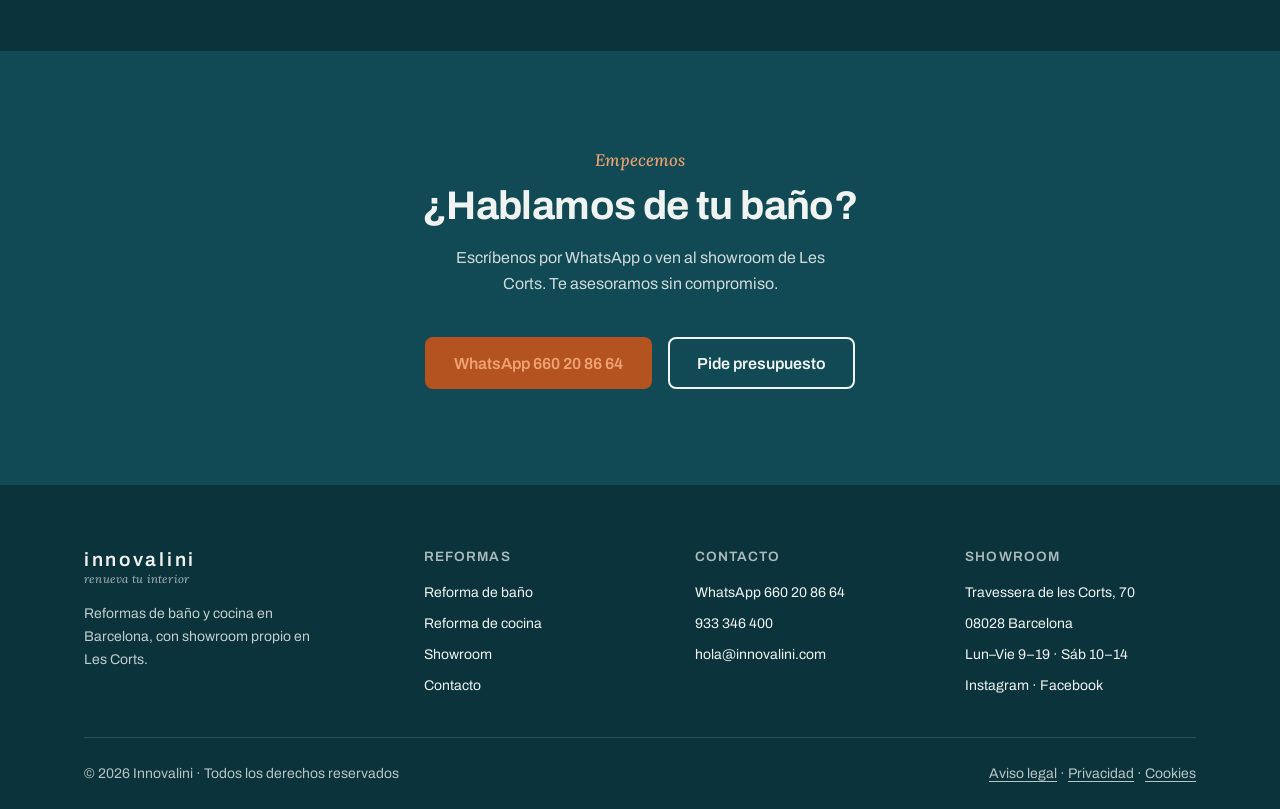
<file: banos.html>
<!DOCTYPE html>
<html lang="es" class="no-js">
<head>
  <meta charset="UTF-8">
  <meta name="viewport" content="width=device-width, initial-scale=1.0">
  <title>Reforma de baño en Barcelona · Innovalini (Les Corts)</title>
  <meta name="description" content="Reforma integral de tu baño en Barcelona: fontanería, ducha, alicatado, mampara y mobiliario a medida. Ven a verlo en nuestro showroom de Les Corts, frente al Camp Nou.">
  <link rel="canonical" href="https://innovalini.com/banos.html">
  <meta property="og:type" content="website">
  <meta property="og:title" content="Reforma de baño en Barcelona · Innovalini">
  <meta property="og:description" content="Tu baño, de la ducha a la iluminación, con materiales que puedes tocar antes en el showroom.">
  <meta property="og:image" content="https://innovalini.com/assets/img/bano-marmol.jpg">
  <meta property="og:url" content="https://innovalini.com/banos.html">
  <link rel="icon" type="image/svg+xml" href="assets/favicon.svg">
  <link rel="preconnect" href="https://fonts.googleapis.com">
  <link rel="preconnect" href="https://fonts.gstatic.com" crossorigin>
  <link href="https://fonts.googleapis.com/css2?family=Archivo:wght@400;600;700&family=Lora:ital,wght@0,500;1,400;1,500&display=swap" rel="stylesheet">
  <link rel="stylesheet" href="css/styles.css">
</head>
<body>

<a class="skip-link" href="#contenido">Saltar al contenido</a>

<nav class="site-nav" aria-label="Navegación principal">
  <div class="container nav-inner">
    <a href="index.html" class="nav-logo" aria-label="Innovalini — inicio">
      <svg class="nav-logo-icon" width="34" height="34" viewBox="0 0 32 32" aria-hidden="true">
        <g fill="none" stroke="#114A55" stroke-width="2.4" stroke-linecap="round" stroke-linejoin="round">
          <path d="M5.5 14.5 16 5.5l10.5 9"/><path d="M8.5 12.5v14.5"/><path d="M23.5 12.5v14.5"/>
        </g>
        <circle cx="16" cy="19.5" r="4" fill="none" stroke="#B4531F" stroke-width="2.4"/>
      </svg>
      <span class="nav-logo-text">innovalini <span>renueva tu interior</span></span>
    </a>
    <ul class="nav-links" role="list">
      <li><a href="index.html">Inicio</a></li>
      <li><a href="banos.html" aria-current="page">Baños</a></li>
      <li><a href="cocinas.html">Cocinas</a></li>
      <li><a href="showroom.html">Showroom</a></li>
      <li><a href="contacto.html">Contacto</a></li>
    </ul>
    <a href="contacto.html" class="btn btn-primary nav-cta">Pide presupuesto</a>
    <button class="nav-hamburger" aria-label="Abrir menú" aria-expanded="false" aria-controls="mobile-menu">
      <span></span><span></span><span></span>
    </button>
  </div>
</nav>
<div class="mobile-menu" id="mobile-menu">
  <a href="index.html">Inicio</a>
  <a href="banos.html" aria-current="page">Baños</a>
  <a href="cocinas.html">Cocinas</a>
  <a href="showroom.html">Showroom</a>
  <a href="contacto.html">Contacto</a>
  <a href="contacto.html" class="btn btn-primary">Pide presupuesto</a>
</div>

<main id="contenido">

  <header class="page-hero">
    <div class="container">
      <span class="eyebrow">Reforma de baño</span>
      <h1>Tu baño, de la ducha a la iluminación</h1>
      <p>Cambiamos tu baño entero con un solo equipo: fontanería, alicatado, mampara, mobiliario y esos detalles que usas cada mañana. Y antes de decidir, lo ves montado en el showroom.</p>
      <div class="hero-ctas">
        <a href="index.html#calculadora" class="btn btn-primary">Calcula tu baño</a>
        <a href="showroom.html" class="btn btn-outline">Ver materiales en el showroom</a>
      </div>
    </div>
  </header>

  <section class="section" aria-labelledby="inclou-titol">
    <div class="container">
      <div class="section-head reveal">
        <span class="eyebrow">Qué incluye</span>
        <h2 id="inclou-titol">Una reforma completa, sin cabos sueltos</h2>
      </div>
      <div class="inclou-grid">
        <article class="inclou-card reveal">
          <svg width="26" height="26" viewBox="0 0 24 24" fill="none" stroke="currentColor" stroke-width="2" aria-hidden="true"><path d="M4 20V10a2 2 0 0 1 2-2h12a2 2 0 0 1 2 2v10"/><path d="M4 14h16"/></svg>
          <h3>Ducha o bañera</h3>
          <p>Platos de obra, duchas a ras de suelo, mamparas a medida y grifería empotrada. También cambio de bañera por ducha.</p>
        </article>
        <article class="inclou-card reveal">
          <svg width="26" height="26" viewBox="0 0 24 24" fill="none" stroke="currentColor" stroke-width="2" aria-hidden="true"><rect x="3" y="3" width="18" height="18" rx="2"/><path d="M9 3v18M3 9h6"/></svg>
          <h3>Revestimientos</h3>
          <p>Porcelánico, microcemento, gres o piedra natural. Los combinamos contigo en el showroom para que encajen con tu espacio.</p>
        </article>
        <article class="inclou-card reveal">
          <svg width="26" height="26" viewBox="0 0 24 24" fill="none" stroke="currentColor" stroke-width="2" aria-hidden="true"><path d="M12 2v6M12 8a4 4 0 0 0-4 4v8h8v-8a4 4 0 0 0-4-4Z"/></svg>
          <h3>Fontanería nueva</h3>
          <p>Renovamos tuberías y desagües para que no haya sustos después. Adiós a fugas y humedades escondidas.</p>
        </article>
        <article class="inclou-card reveal">
          <svg width="26" height="26" viewBox="0 0 24 24" fill="none" stroke="currentColor" stroke-width="2" aria-hidden="true"><rect x="4" y="9" width="16" height="7" rx="2"/><path d="M8 9V7a4 4 0 0 1 8 0v2"/></svg>
          <h3>Muebles a medida</h3>
          <p>Lavabo, columnas y almacenaje pensados para tus metros. Que quepa todo y quede recogido.</p>
        </article>
        <article class="inclou-card reveal">
          <svg width="26" height="26" viewBox="0 0 24 24" fill="none" stroke="currentColor" stroke-width="2" aria-hidden="true"><circle cx="12" cy="12" r="4"/><path d="M12 2v2M12 20v2M2 12h2M20 12h2M5 5l1.5 1.5M17.5 17.5 19 19M19 5l-1.5 1.5M6.5 17.5 5 19"/></svg>
          <h3>Iluminación y detalles</h3>
          <p>Espejos retroiluminados, nichos con luz, tomas donde las necesitas. La diferencia entre correcto y bien hecho.</p>
        </article>
        <article class="inclou-card reveal">
          <svg width="26" height="26" viewBox="0 0 24 24" fill="none" stroke="currentColor" stroke-width="2" aria-hidden="true"><path d="M9 12l2 2 4-4"/><circle cx="12" cy="12" r="9"/></svg>
          <h3>Garantía por escrito</h3>
          <p>Presupuesto cerrado y garantía de los trabajos. Si algo aparece después, volvemos.</p>
        </article>
      </div>
    </div>
  </section>

  <section class="section section-fosca" aria-labelledby="proces-titol">
    <div class="container">
      <div class="section-head reveal">
        <span class="eyebrow">Cómo trabajamos</span>
        <h2 id="proces-titol">De la primera visita a las llaves</h2>
      </div>
      <ol class="passos" role="list">
        <li class="pas reveal">
          <div><h3>Visita y medición</h3><p>Vamos a tu casa, medimos y escuchamos qué necesitas y qué presupuesto manejas.</p></div>
        </li>
        <li class="pas reveal">
          <div><h3>Materiales en el showroom</h3><p>Vienes a Les Corts y eliges revestimientos, mueble y grifería con Francis, viéndolo todo montado.</p></div>
        </li>
        <li class="pas reveal">
          <div><h3>Presupuesto cerrado</h3><p>Te entregamos un presupuesto detallado por escrito y un calendario de obra.</p></div>
        </li>
        <li class="pas reveal">
          <div><h3>Obra y entrega</h3><p>Ejecutamos con nuestro equipo, dejamos limpio y te entregamos el baño terminado, con garantía.</p></div>
        </li>
      </ol>
    </div>
  </section>

  <section class="section" aria-labelledby="galeria-titol">
    <div class="container">
      <div class="section-head reveal">
        <span class="eyebrow">Estilos</span>
        <h2 id="galeria-titol">Del minimalista al más cálido</h2>
        <p>Trabajamos cualquier estilo. Estas son algunas ideas para inspirarte antes de venir al showroom.</p>
      </div>
      <div class="galeria-grid reveal">
        <figure>
          <!-- FOTO REAL PENDENT: baño de mármol reformado por Innovalini -->
          <img src="assets/img/bano-marmol.jpg" width="1135" height="1137" alt="Baño con lavabo de mármol suspendido y espejo circular" loading="lazy">
          <figcaption>Mármol y líneas suaves</figcaption>
        </figure>
        <figure>
          <!-- FOTO REAL PENDENT: baño nórdico reformado por Innovalini -->
          <img src="assets/img/bano-nordico.jpg" width="972" height="973" alt="Baño de estilo nórdico con mueble de madera" loading="lazy">
          <figcaption>Nórdico y madera</figcaption>
        </figure>
        <figure>
          <!-- FOTO REAL PENDENT: baño rústico con bañera de cobre reformado por Innovalini -->
          <img src="assets/img/bano-cobre.jpg" width="968" height="970" alt="Baño rústico con bañera de cobre" loading="lazy">
          <figcaption>Rústico y cobre</figcaption>
        </figure>
      </div>
    </div>
  </section>

  <section class="section section-fosca-profunda" aria-labelledby="faq-titol">
    <div class="container">
      <div class="section-head reveal">
        <span class="eyebrow">Dudas de baño</span>
        <h2 id="faq-titol">Preguntas frecuentes</h2>
      </div>
      <div class="faq-llista">
        <details class="faq-item reveal">
          <summary>¿Puedo cambiar la bañera por una ducha?</summary>
          <div class="faq-cos"><p>Es una de las reformas que más hacemos. Retiramos la bañera, impermeabilizamos y montamos una ducha a ras de suelo con la mampara que elijas.</p></div>
        </details>
        <details class="faq-item reveal">
          <summary>¿Cuánto dura la obra de un baño?</summary>
          <div class="faq-cos"><p>Habitualmente entre 2 y 4 semanas, según el alcance. Te damos el calendario antes de empezar.</p></div>
        </details>
        <details class="faq-item reveal">
          <summary>¿Tengo que comprar yo los materiales?</summary>
          <div class="faq-cos"><p>No hace falta. Los eliges en nuestro showroom y nosotros los suministramos e instalamos. Todo entra en el presupuesto cerrado.</p></div>
        </details>
        <details class="faq-item reveal">
          <summary>¿Trabajáis con un solo baño o hace falta reforma integral?</summary>
          <div class="faq-cos"><p>Reformamos un solo baño perfectamente, sin necesidad de tocar el resto de la casa.</p></div>
        </details>
      </div>
    </div>
  </section>

  <section class="section section-fosca cta-final" aria-labelledby="cta-titol">
    <div class="container">
      <div class="reveal">
        <span class="eyebrow">Empecemos</span>
        <h2 id="cta-titol">¿Hablamos de tu baño?</h2>
        <p>Escríbenos por WhatsApp o ven al showroom de Les Corts. Te asesoramos sin compromiso.</p>
        <div class="hero-ctas">
          <a href="https://wa.me/34660208664" class="btn btn-primary" target="_blank" rel="noopener">WhatsApp 660 20 86 64</a>
          <a href="contacto.html" class="btn btn-outline">Pide presupuesto</a>
        </div>
      </div>
    </div>
  </section>

</main>

<footer class="site-footer" aria-label="Pie de página">
  <div class="container">
    <div class="footer-grid">
      <div class="footer-marca">
        <span class="nav-logo-text">innovalini <span>renueva tu interior</span></span>
        <p>Reformas de baño y cocina en Barcelona, con showroom propio en Les Corts.</p>
      </div>
      <div class="footer-col">
        <h3>Reformas</h3>
        <ul role="list">
          <li><a href="banos.html">Reforma de baño</a></li>
          <li><a href="cocinas.html">Reforma de cocina</a></li>
          <li><a href="showroom.html">Showroom</a></li>
          <li><a href="contacto.html">Contacto</a></li>
        </ul>
      </div>
      <div class="footer-col">
        <h3>Contacto</h3>
        <ul role="list">
          <li><a href="https://wa.me/34660208664" target="_blank" rel="noopener">WhatsApp 660 20 86 64</a></li>
          <li><a href="tel:+34933346400">933 346 400</a></li>
          <li><a href="mailto:hola@innovalini.com">hola@innovalini.com</a></li>
        </ul>
      </div>
      <div class="footer-col">
        <h3>Showroom</h3>
        <ul role="list">
          <li>Travessera de les Corts, 70</li>
          <li>08028 Barcelona</li>
          <li>Lun–Vie 9–19 · Sáb 10–14</li>
          <li><a href="https://www.instagram.com/holainnovalini" target="_blank" rel="noopener">Instagram</a> · <a href="https://www.facebook.com/innovalini" target="_blank" rel="noopener">Facebook</a></li>
        </ul>
      </div>
    </div>
    <div class="footer-bottom">
      <p>© 2026 Innovalini · Todos los derechos reservados</p>
      <p>
        <a href="aviso-legal.html">Aviso legal</a> ·
        <a href="politica-privacidad.html">Privacidad</a> ·
        <a href="politica-cookies.html">Cookies</a>
      </p>
    </div>
  </div>
</footer>

<a href="https://wa.me/34660208664" class="whatsapp-float" target="_blank" rel="noopener" aria-label="Escríbenos por WhatsApp">
  <svg viewBox="0 0 32 32" aria-hidden="true"><path d="M16 .5C7.4.5.5 7.4.5 16c0 2.8.8 5.5 2.1 7.9L.5 31.5l7.8-2c2.3 1.2 4.9 1.9 7.7 1.9 8.6 0 15.5-6.9 15.5-15.5S24.6.5 16 .5Zm0 28.3c-2.5 0-4.9-.7-7-1.9l-.5-.3-4.6 1.2 1.2-4.5-.3-.5c-1.3-2.1-2-4.6-2-7.1C2.7 8.6 8.6 2.7 16 2.7c3.6 0 6.9 1.4 9.4 3.9 2.5 2.5 3.9 5.8 3.9 9.4 0 7.4-6 13.3-13.3 13.3Zm7.3-9.9c-.4-.2-2.4-1.2-2.7-1.3-.4-.1-.6-.2-.9.2s-1 1.3-1.2 1.5c-.2.2-.4.3-.8.1-.4-.2-1.7-.6-3.2-2-1.2-1-2-2.3-2.2-2.7-.2-.4 0-.6.2-.8.2-.2.4-.4.6-.7.2-.2.3-.4.4-.7.1-.3 0-.5 0-.7-.1-.2-.9-2.2-1.3-3-.3-.8-.7-.7-.9-.7h-.8c-.3 0-.7.1-1 .5-.4.4-1.4 1.3-1.4 3.3s1.4 3.8 1.6 4.1c.2.3 2.8 4.3 6.8 6 .9.4 1.7.7 2.2.9.9.3 1.8.2 2.4.2.7-.1 2.4-1 2.7-1.9.3-.9.3-1.7.2-1.9-.1-.2-.3-.3-.7-.5Z"/></svg>
</a>

<script src="js/main.js" defer></script>
</body>
</html>
</file>
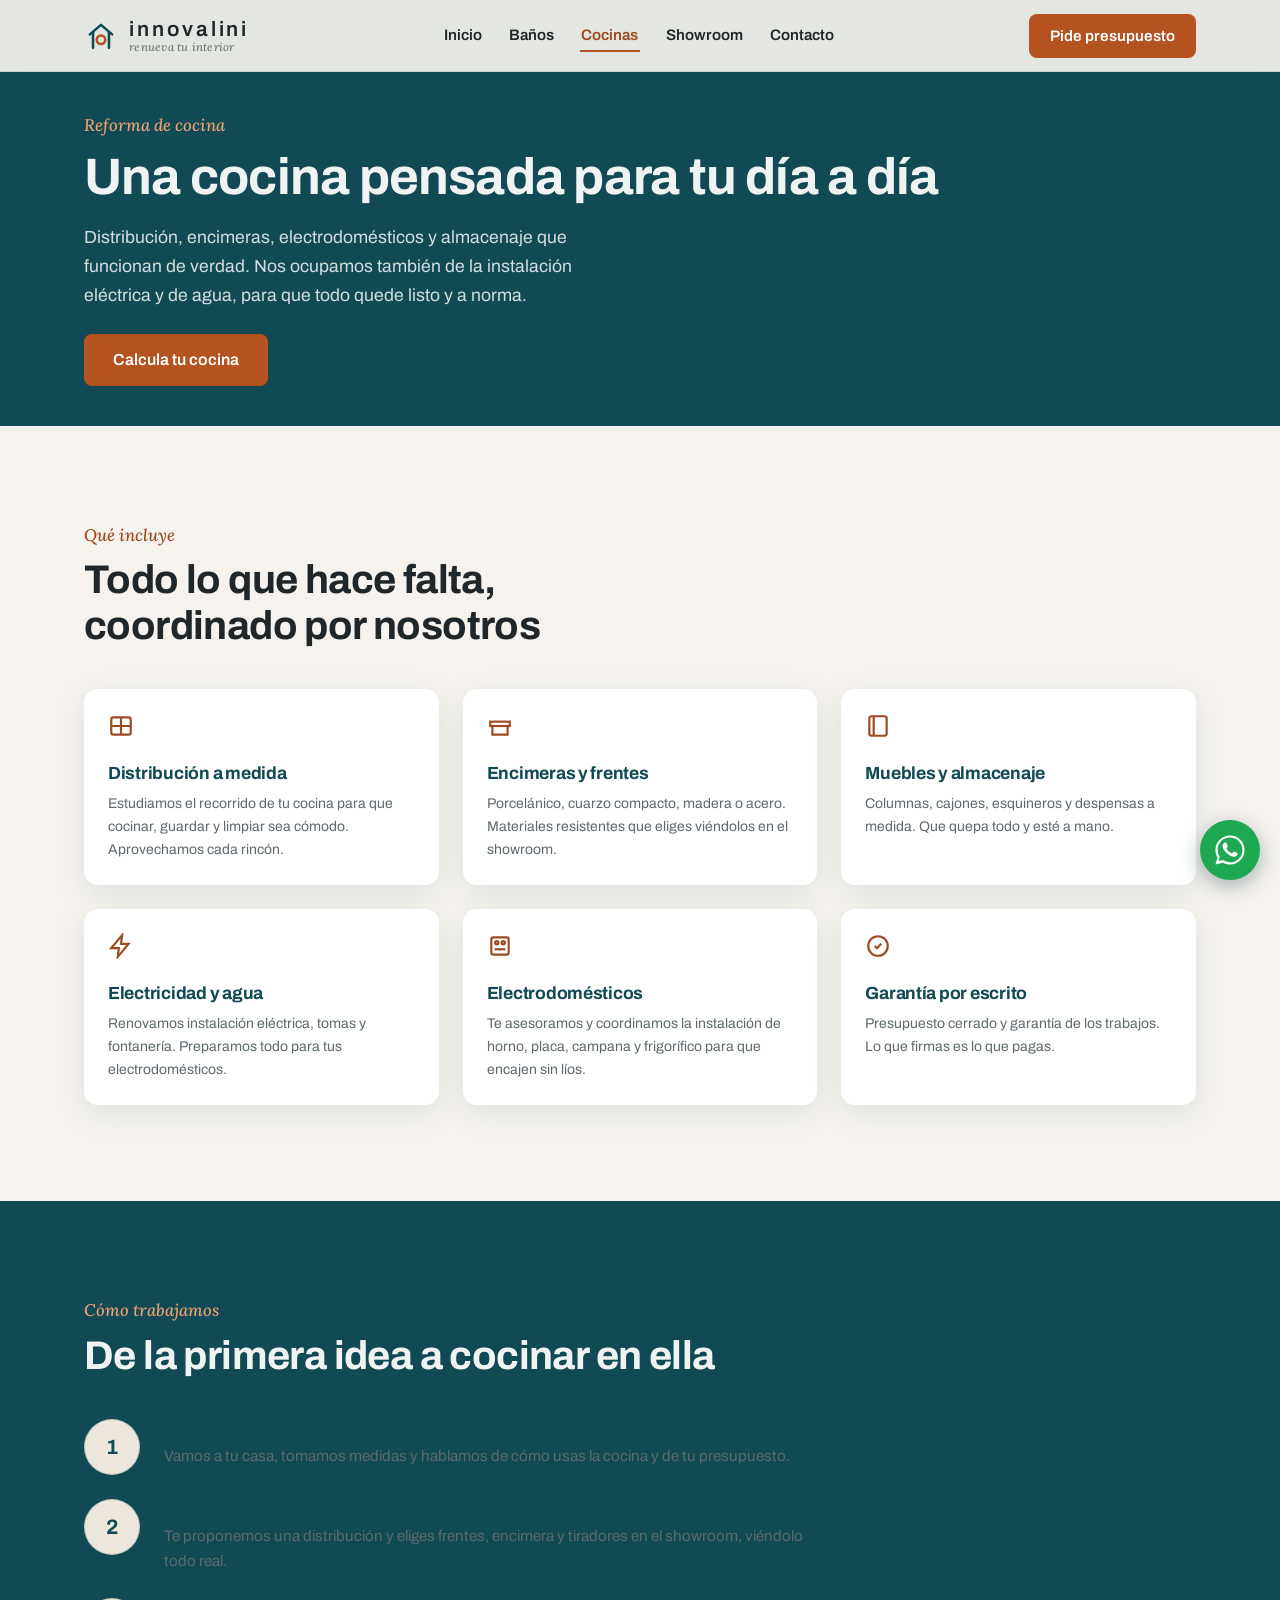
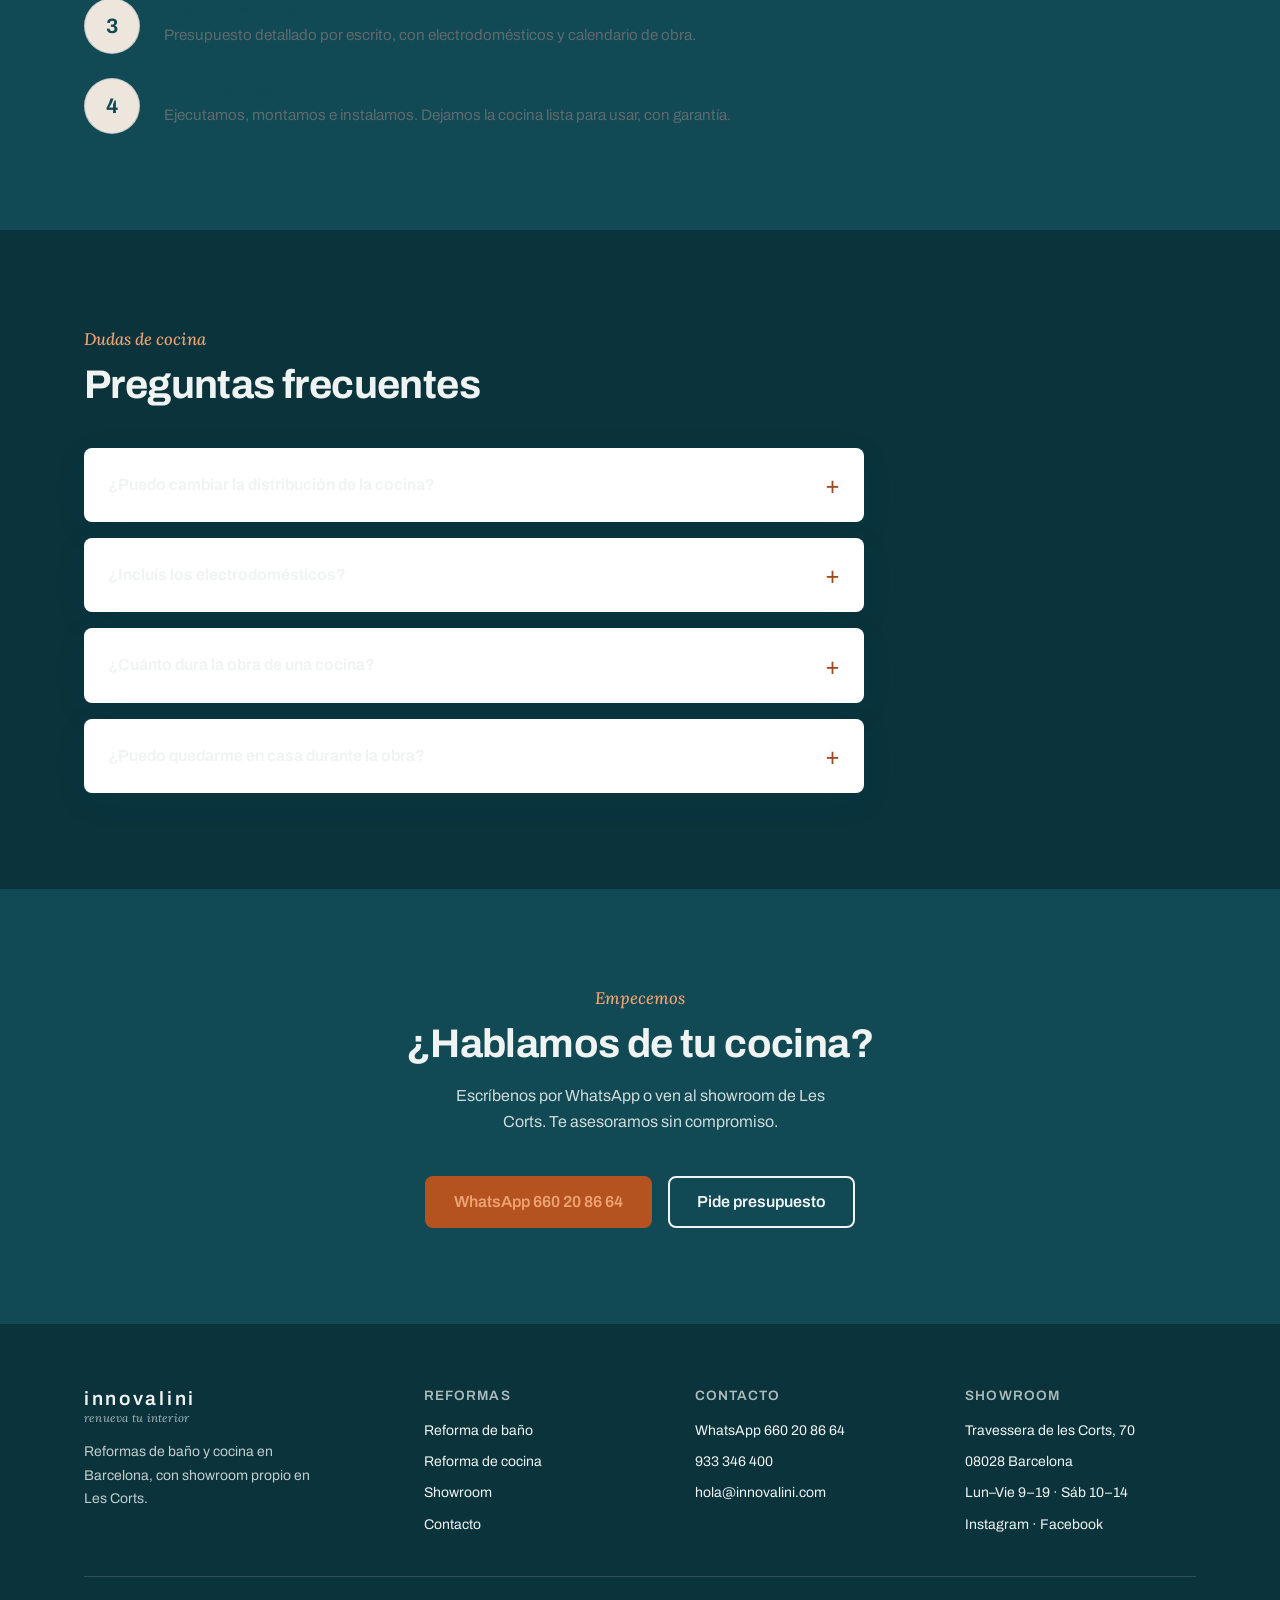
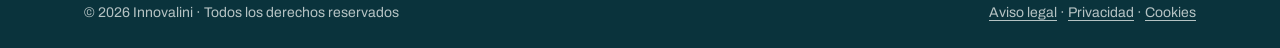
<file: cocinas.html>
<!DOCTYPE html>
<html lang="es" class="no-js">
<head>
  <meta charset="UTF-8">
  <meta name="viewport" content="width=device-width, initial-scale=1.0">
  <title>Reforma de cocina en Barcelona · Innovalini (Les Corts)</title>
  <meta name="description" content="Reforma de cocina en Barcelona: distribución, encimeras, electrodomésticos y almacenaje a medida. Elige los materiales en nuestro showroom de Les Corts, frente al Camp Nou.">
  <link rel="canonical" href="https://innovalini.com/cocinas.html">
  <meta property="og:type" content="website">
  <meta property="og:title" content="Reforma de cocina en Barcelona · Innovalini">
  <meta property="og:description" content="Cocinas pensadas para tu día a día: distribución, encimeras y almacenaje a medida, con materiales que tocas antes en el showroom.">
  <meta property="og:image" content="https://innovalini.com/assets/img/bano-nordico.jpg">
  <meta property="og:url" content="https://innovalini.com/cocinas.html">
  <link rel="icon" type="image/svg+xml" href="assets/favicon.svg">
  <link rel="preconnect" href="https://fonts.googleapis.com">
  <link rel="preconnect" href="https://fonts.gstatic.com" crossorigin>
  <link href="https://fonts.googleapis.com/css2?family=Archivo:wght@400;600;700&family=Lora:ital,wght@0,500;1,400;1,500&display=swap" rel="stylesheet">
  <link rel="stylesheet" href="css/styles.css">
</head>
<body>

<a class="skip-link" href="#contenido">Saltar al contenido</a>

<nav class="site-nav" aria-label="Navegación principal">
  <div class="container nav-inner">
    <a href="index.html" class="nav-logo" aria-label="Innovalini — inicio">
      <svg class="nav-logo-icon" width="34" height="34" viewBox="0 0 32 32" aria-hidden="true">
        <g fill="none" stroke="#114A55" stroke-width="2.4" stroke-linecap="round" stroke-linejoin="round">
          <path d="M5.5 14.5 16 5.5l10.5 9"/><path d="M8.5 12.5v14.5"/><path d="M23.5 12.5v14.5"/>
        </g>
        <circle cx="16" cy="19.5" r="4" fill="none" stroke="#B4531F" stroke-width="2.4"/>
      </svg>
      <span class="nav-logo-text">innovalini <span>renueva tu interior</span></span>
    </a>
    <ul class="nav-links" role="list">
      <li><a href="index.html">Inicio</a></li>
      <li><a href="banos.html">Baños</a></li>
      <li><a href="cocinas.html" aria-current="page">Cocinas</a></li>
      <li><a href="showroom.html">Showroom</a></li>
      <li><a href="contacto.html">Contacto</a></li>
    </ul>
    <a href="contacto.html" class="btn btn-primary nav-cta">Pide presupuesto</a>
    <button class="nav-hamburger" aria-label="Abrir menú" aria-expanded="false" aria-controls="mobile-menu">
      <span></span><span></span><span></span>
    </button>
  </div>
</nav>
<div class="mobile-menu" id="mobile-menu">
  <a href="index.html">Inicio</a>
  <a href="banos.html">Baños</a>
  <a href="cocinas.html" aria-current="page">Cocinas</a>
  <a href="showroom.html">Showroom</a>
  <a href="contacto.html">Contacto</a>
  <a href="contacto.html" class="btn btn-primary">Pide presupuesto</a>
</div>

<main id="contenido">

  <header class="page-hero">
    <div class="container">
      <span class="eyebrow">Reforma de cocina</span>
      <h1>Una cocina pensada para tu día a día</h1>
      <p>Distribución, encimeras, electrodomésticos y almacenaje que funcionan de verdad. Nos ocupamos también de la instalación eléctrica y de agua, para que todo quede listo y a norma.</p>
      <div class="hero-ctas">
        <a href="index.html#calculadora" class="btn btn-primary">Calcula tu cocina</a>
        <a href="showroom.html" class="btn btn-outline">Ver materiales en el showroom</a>
      </div>
    </div>
  </header>

  <section class="section" aria-labelledby="inclou-titol">
    <div class="container">
      <div class="section-head reveal">
        <span class="eyebrow">Qué incluye</span>
        <h2 id="inclou-titol">Todo lo que hace falta, coordinado por nosotros</h2>
      </div>
      <div class="inclou-grid">
        <article class="inclou-card reveal">
          <svg width="26" height="26" viewBox="0 0 24 24" fill="none" stroke="currentColor" stroke-width="2" aria-hidden="true"><rect x="3" y="4" width="18" height="16" rx="2"/><path d="M3 12h18M12 4v16"/></svg>
          <h3>Distribución a medida</h3>
          <p>Estudiamos el recorrido de tu cocina para que cocinar, guardar y limpiar sea cómodo. Aprovechamos cada rincón.</p>
        </article>
        <article class="inclou-card reveal">
          <svg width="26" height="26" viewBox="0 0 24 24" fill="none" stroke="currentColor" stroke-width="2" aria-hidden="true"><rect x="3" y="8" width="18" height="4"/><path d="M5 12v8h14v-8"/></svg>
          <h3>Encimeras y frentes</h3>
          <p>Porcelánico, cuarzo compacto, madera o acero. Materiales resistentes que eliges viéndolos en el showroom.</p>
        </article>
        <article class="inclou-card reveal">
          <svg width="26" height="26" viewBox="0 0 24 24" fill="none" stroke="currentColor" stroke-width="2" aria-hidden="true"><rect x="4" y="3" width="16" height="18" rx="2"/><path d="M8 3v18M8 8h.01M8 12h.01"/></svg>
          <h3>Muebles y almacenaje</h3>
          <p>Columnas, cajones, esquineros y despensas a medida. Que quepa todo y esté a mano.</p>
        </article>
        <article class="inclou-card reveal">
          <svg width="26" height="26" viewBox="0 0 24 24" fill="none" stroke="currentColor" stroke-width="2" aria-hidden="true"><path d="M13 2 3 14h7l-1 8 10-12h-7l1-8Z"/></svg>
          <h3>Electricidad y agua</h3>
          <p>Renovamos instalación eléctrica, tomas y fontanería. Preparamos todo para tus electrodomésticos.</p>
        </article>
        <article class="inclou-card reveal">
          <svg width="26" height="26" viewBox="0 0 24 24" fill="none" stroke="currentColor" stroke-width="2" aria-hidden="true"><rect x="4" y="4" width="16" height="16" rx="2"/><circle cx="9" cy="9" r="1.5"/><circle cx="15" cy="9" r="1.5"/><path d="M7 15h10"/></svg>
          <h3>Electrodomésticos</h3>
          <p>Te asesoramos y coordinamos la instalación de horno, placa, campana y frigorífico para que encajen sin líos.</p>
        </article>
        <article class="inclou-card reveal">
          <svg width="26" height="26" viewBox="0 0 24 24" fill="none" stroke="currentColor" stroke-width="2" aria-hidden="true"><path d="M9 12l2 2 4-4"/><circle cx="12" cy="12" r="9"/></svg>
          <h3>Garantía por escrito</h3>
          <p>Presupuesto cerrado y garantía de los trabajos. Lo que firmas es lo que pagas.</p>
        </article>
      </div>
    </div>
  </section>

  <section class="section section-fosca" aria-labelledby="proces-titol">
    <div class="container">
      <div class="section-head reveal">
        <span class="eyebrow">Cómo trabajamos</span>
        <h2 id="proces-titol">De la primera idea a cocinar en ella</h2>
      </div>
      <ol class="passos" role="list">
        <li class="pas reveal">
          <div><h3>Visita y medición</h3><p>Vamos a tu casa, tomamos medidas y hablamos de cómo usas la cocina y de tu presupuesto.</p></div>
        </li>
        <li class="pas reveal">
          <div><h3>Diseño y materiales</h3><p>Te proponemos una distribución y eliges frentes, encimera y tiradores en el showroom, viéndolo todo real.</p></div>
        </li>
        <li class="pas reveal">
          <div><h3>Presupuesto cerrado</h3><p>Presupuesto detallado por escrito, con electrodomésticos y calendario de obra.</p></div>
        </li>
        <li class="pas reveal">
          <div><h3>Obra y entrega</h3><p>Ejecutamos, montamos e instalamos. Dejamos la cocina lista para usar, con garantía.</p></div>
        </li>
      </ol>
    </div>
  </section>

  <section class="section section-fosca-profunda" aria-labelledby="faq-titol">
    <div class="container">
      <div class="section-head reveal">
        <span class="eyebrow">Dudas de cocina</span>
        <h2 id="faq-titol">Preguntas frecuentes</h2>
      </div>
      <div class="faq-llista">
        <details class="faq-item reveal">
          <summary>¿Puedo cambiar la distribución de la cocina?</summary>
          <div class="faq-cos"><p>Sí, siempre que la instalación lo permita. Estudiamos mover fregadero, placa y tomas para que la cocina te funcione mejor, y te decimos qué es viable en tu caso.</p></div>
        </details>
        <details class="faq-item reveal">
          <summary>¿Incluís los electrodomésticos?</summary>
          <div class="faq-cos"><p>Podemos incluirlos o instalar los que ya tengas. Te asesoramos para que encajen en la distribución y entren en el presupuesto.</p></div>
        </details>
        <details class="faq-item reveal">
          <summary>¿Cuánto dura la obra de una cocina?</summary>
          <div class="faq-cos"><p>Normalmente entre 3 y 5 semanas, según el alcance. El montaje de muebles suele ser la última fase, cuando la obra ya está lista.</p></div>
        </details>
        <details class="faq-item reveal">
          <summary>¿Puedo quedarme en casa durante la obra?</summary>
          <div class="faq-cos"><p>En la mayoría de casos sí. Organizamos los trabajos para que puedas seguir viviendo en casa, y protegemos y limpiamos cada día.</p></div>
        </details>
      </div>
    </div>
  </section>

  <section class="section section-fosca cta-final" aria-labelledby="cta-titol">
    <div class="container">
      <div class="reveal">
        <span class="eyebrow">Empecemos</span>
        <h2 id="cta-titol">¿Hablamos de tu cocina?</h2>
        <p>Escríbenos por WhatsApp o ven al showroom de Les Corts. Te asesoramos sin compromiso.</p>
        <div class="hero-ctas">
          <a href="https://wa.me/34660208664" class="btn btn-primary" target="_blank" rel="noopener">WhatsApp 660 20 86 64</a>
          <a href="contacto.html" class="btn btn-outline">Pide presupuesto</a>
        </div>
      </div>
    </div>
  </section>

</main>

<footer class="site-footer" aria-label="Pie de página">
  <div class="container">
    <div class="footer-grid">
      <div class="footer-marca">
        <span class="nav-logo-text">innovalini <span>renueva tu interior</span></span>
        <p>Reformas de baño y cocina en Barcelona, con showroom propio en Les Corts.</p>
      </div>
      <div class="footer-col">
        <h3>Reformas</h3>
        <ul role="list">
          <li><a href="banos.html">Reforma de baño</a></li>
          <li><a href="cocinas.html">Reforma de cocina</a></li>
          <li><a href="showroom.html">Showroom</a></li>
          <li><a href="contacto.html">Contacto</a></li>
        </ul>
      </div>
      <div class="footer-col">
        <h3>Contacto</h3>
        <ul role="list">
          <li><a href="https://wa.me/34660208664" target="_blank" rel="noopener">WhatsApp 660 20 86 64</a></li>
          <li><a href="tel:+34933346400">933 346 400</a></li>
          <li><a href="mailto:hola@innovalini.com">hola@innovalini.com</a></li>
        </ul>
      </div>
      <div class="footer-col">
        <h3>Showroom</h3>
        <ul role="list">
          <li>Travessera de les Corts, 70</li>
          <li>08028 Barcelona</li>
          <li>Lun–Vie 9–19 · Sáb 10–14</li>
          <li><a href="https://www.instagram.com/holainnovalini" target="_blank" rel="noopener">Instagram</a> · <a href="https://www.facebook.com/innovalini" target="_blank" rel="noopener">Facebook</a></li>
        </ul>
      </div>
    </div>
    <div class="footer-bottom">
      <p>© 2026 Innovalini · Todos los derechos reservados</p>
      <p>
        <a href="aviso-legal.html">Aviso legal</a> ·
        <a href="politica-privacidad.html">Privacidad</a> ·
        <a href="politica-cookies.html">Cookies</a>
      </p>
    </div>
  </div>
</footer>

<a href="https://wa.me/34660208664" class="whatsapp-float" target="_blank" rel="noopener" aria-label="Escríbenos por WhatsApp">
  <svg viewBox="0 0 32 32" aria-hidden="true"><path d="M16 .5C7.4.5.5 7.4.5 16c0 2.8.8 5.5 2.1 7.9L.5 31.5l7.8-2c2.3 1.2 4.9 1.9 7.7 1.9 8.6 0 15.5-6.9 15.5-15.5S24.6.5 16 .5Zm0 28.3c-2.5 0-4.9-.7-7-1.9l-.5-.3-4.6 1.2 1.2-4.5-.3-.5c-1.3-2.1-2-4.6-2-7.1C2.7 8.6 8.6 2.7 16 2.7c3.6 0 6.9 1.4 9.4 3.9 2.5 2.5 3.9 5.8 3.9 9.4 0 7.4-6 13.3-13.3 13.3Zm7.3-9.9c-.4-.2-2.4-1.2-2.7-1.3-.4-.1-.6-.2-.9.2s-1 1.3-1.2 1.5c-.2.2-.4.3-.8.1-.4-.2-1.7-.6-3.2-2-1.2-1-2-2.3-2.2-2.7-.2-.4 0-.6.2-.8.2-.2.4-.4.6-.7.2-.2.3-.4.4-.7.1-.3 0-.5 0-.7-.1-.2-.9-2.2-1.3-3-.3-.8-.7-.7-.9-.7h-.8c-.3 0-.7.1-1 .5-.4.4-1.4 1.3-1.4 3.3s1.4 3.8 1.6 4.1c.2.3 2.8 4.3 6.8 6 .9.4 1.7.7 2.2.9.9.3 1.8.2 2.4.2.7-.1 2.4-1 2.7-1.9.3-.9.3-1.7.2-1.9-.1-.2-.3-.3-.7-.5Z"/></svg>
</a>

<script src="js/main.js" defer></script>
</body>
</html>
</file>
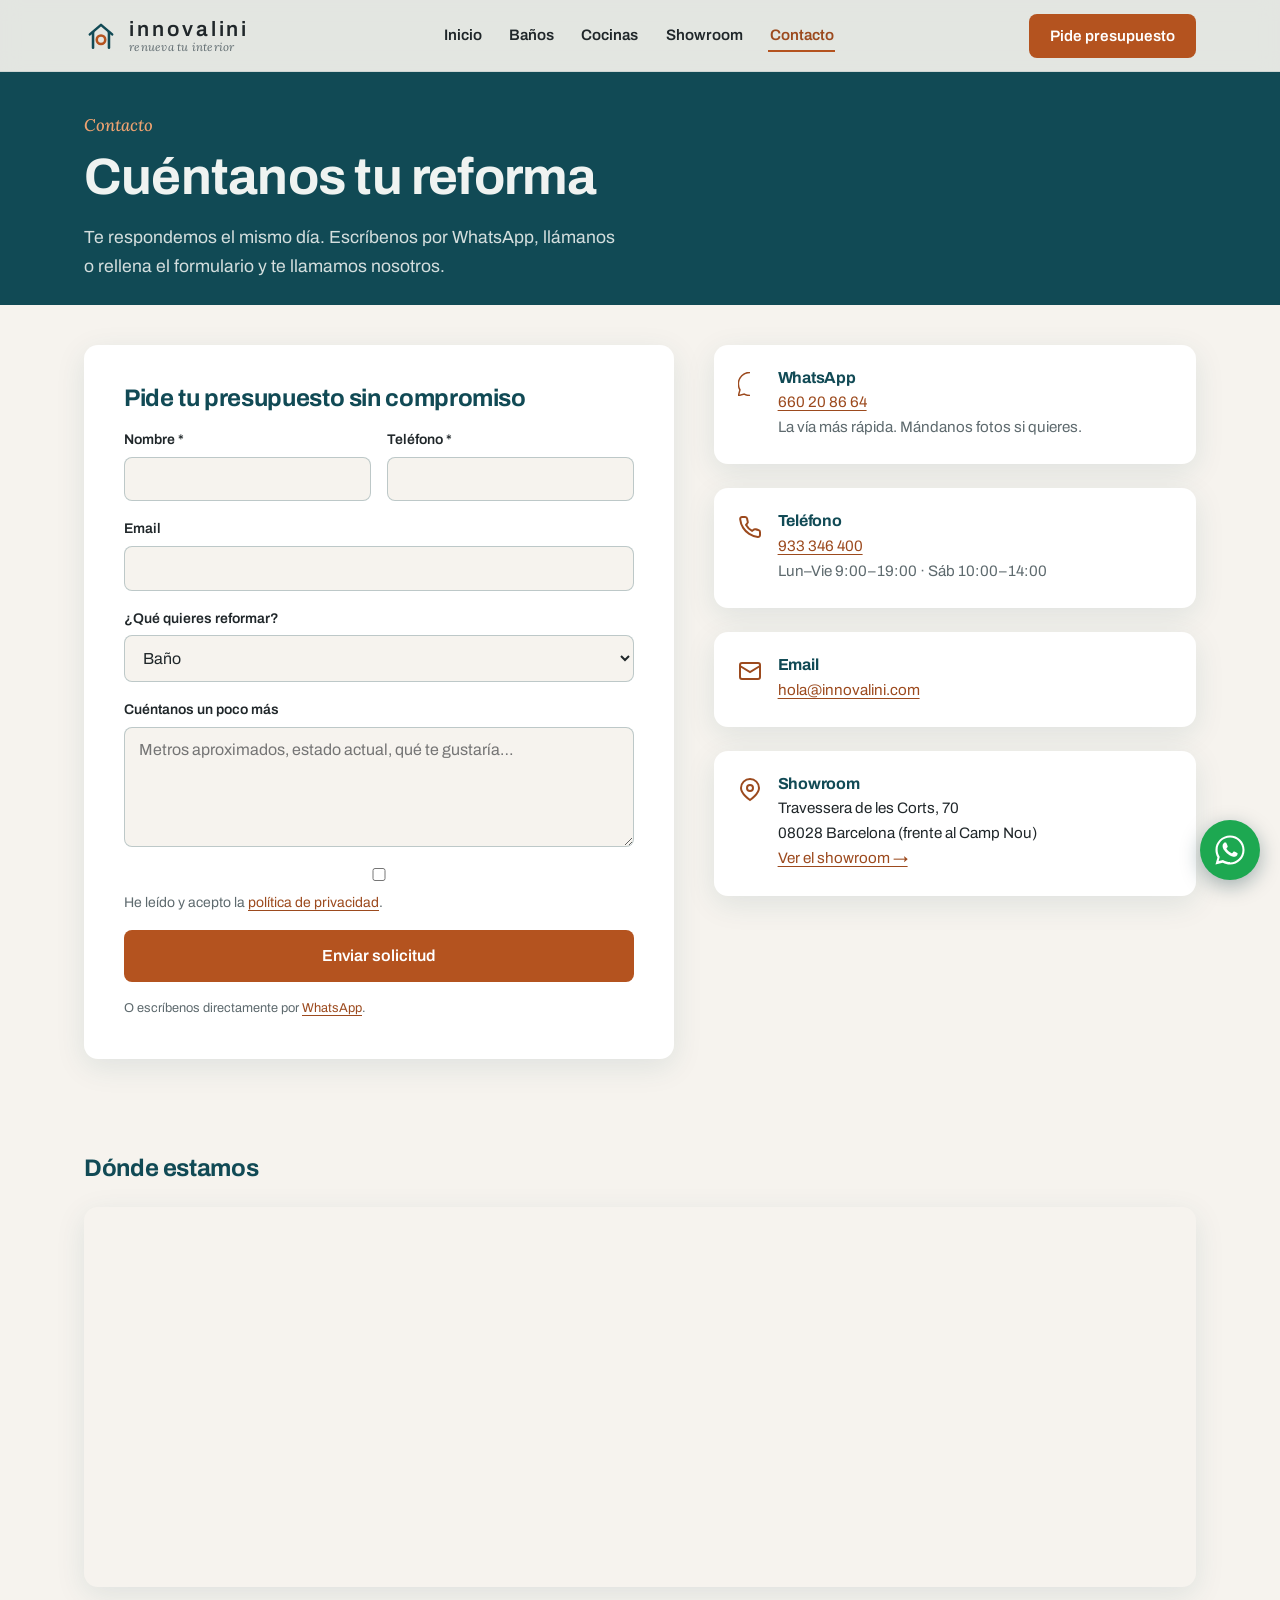
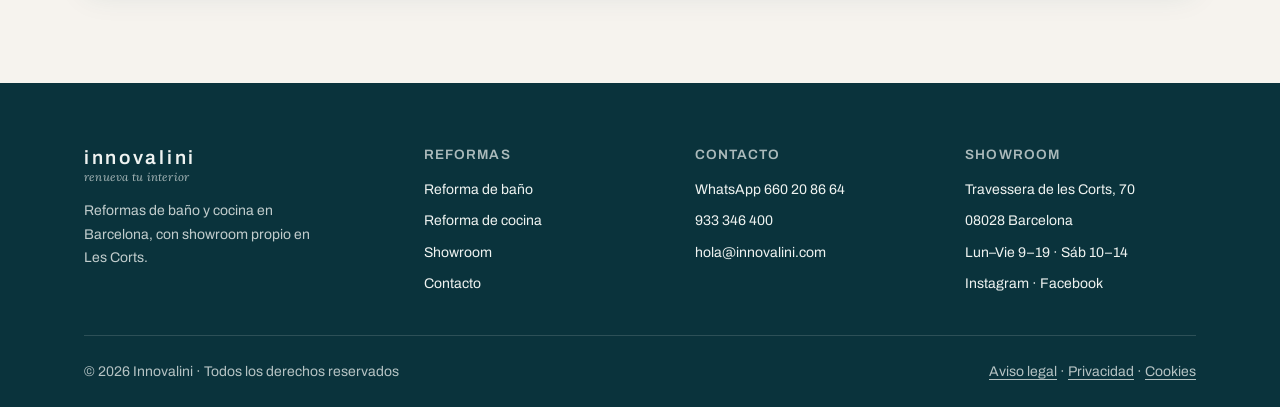
<file: contacto.html>
<!DOCTYPE html>
<html lang="es" class="no-js">
<head>
  <meta charset="UTF-8">
  <meta name="viewport" content="width=device-width, initial-scale=1.0">
  <title>Contacto y presupuesto · Innovalini (Les Corts, Barcelona)</title>
  <meta name="description" content="Pide presupuesto para tu reforma de baño o cocina en Barcelona. WhatsApp 660 20 86 64, teléfono 933 346 400 o visítanos en el showroom de Les Corts, frente al Camp Nou.">
  <link rel="canonical" href="https://innovalini.com/contacto.html">
  <meta property="og:type" content="website">
  <meta property="og:title" content="Contacto · Innovalini">
  <meta property="og:description" content="Escríbenos por WhatsApp, llámanos o ven al showroom de Les Corts. Te respondemos el mismo día.">
  <meta property="og:image" content="https://innovalini.com/assets/img/hero-bano.jpg">
  <meta property="og:url" content="https://innovalini.com/contacto.html">
  <link rel="icon" type="image/svg+xml" href="assets/favicon.svg">
  <link rel="preconnect" href="https://fonts.googleapis.com">
  <link rel="preconnect" href="https://fonts.gstatic.com" crossorigin>
  <link href="https://fonts.googleapis.com/css2?family=Archivo:wght@400;600;700&family=Lora:ital,wght@0,500;1,400;1,500&display=swap" rel="stylesheet">
  <link rel="stylesheet" href="css/styles.css">
</head>
<body>

<a class="skip-link" href="#contenido">Saltar al contenido</a>

<nav class="site-nav" aria-label="Navegación principal">
  <div class="container nav-inner">
    <a href="index.html" class="nav-logo" aria-label="Innovalini — inicio">
      <svg class="nav-logo-icon" width="34" height="34" viewBox="0 0 32 32" aria-hidden="true">
        <g fill="none" stroke="#114A55" stroke-width="2.4" stroke-linecap="round" stroke-linejoin="round">
          <path d="M5.5 14.5 16 5.5l10.5 9"/><path d="M8.5 12.5v14.5"/><path d="M23.5 12.5v14.5"/>
        </g>
        <circle cx="16" cy="19.5" r="4" fill="none" stroke="#B4531F" stroke-width="2.4"/>
      </svg>
      <span class="nav-logo-text">innovalini <span>renueva tu interior</span></span>
    </a>
    <ul class="nav-links" role="list">
      <li><a href="index.html">Inicio</a></li>
      <li><a href="banos.html">Baños</a></li>
      <li><a href="cocinas.html">Cocinas</a></li>
      <li><a href="showroom.html">Showroom</a></li>
      <li><a href="contacto.html" aria-current="page">Contacto</a></li>
    </ul>
    <a href="#form" class="btn btn-primary nav-cta">Pide presupuesto</a>
    <button class="nav-hamburger" aria-label="Abrir menú" aria-expanded="false" aria-controls="mobile-menu">
      <span></span><span></span><span></span>
    </button>
  </div>
</nav>
<div class="mobile-menu" id="mobile-menu">
  <a href="index.html">Inicio</a>
  <a href="banos.html">Baños</a>
  <a href="cocinas.html">Cocinas</a>
  <a href="showroom.html">Showroom</a>
  <a href="contacto.html" aria-current="page">Contacto</a>
  <a href="#form" class="btn btn-primary">Pide presupuesto</a>
</div>

<main id="contenido">

  <header class="page-hero page-hero-compacte">
    <div class="container">
      <span class="eyebrow">Contacto</span>
      <h1>Cuéntanos tu reforma</h1>
      <p>Te respondemos el mismo día. Escríbenos por WhatsApp, llámanos o rellena el formulario y te llamamos nosotros.</p>
    </div>
  </header>

  <section class="section section-pt-s" aria-labelledby="form-titol">
    <div class="container contact-grid">

      <div class="contact-form-wrap" id="form">
        <h2 id="form-titol" class="titol-petroli mb-2">Pide tu presupuesto sin compromiso</h2>

        <!-- FORMSPREE: sustituir XXXXXXXX por el ID real del formulario
             (crear cuenta en formspree.io con hola@innovalini.com). -->
        <form class="contact-form" action="https://formspree.io/f/XXXXXXXX" method="POST" novalidate>
          <div class="form-fila">
            <div class="form-field">
              <label for="nombre">Nombre *</label>
              <input type="text" id="nombre" name="nombre" autocomplete="name" required>
            </div>
            <div class="form-field">
              <label for="telefono">Teléfono *</label>
              <input type="tel" id="telefono" name="telefono" autocomplete="tel" required>
            </div>
          </div>

          <div class="form-field">
            <label for="email">Email</label>
            <input type="email" id="email" name="email" autocomplete="email">
          </div>

          <div class="form-field">
            <label for="tipo">¿Qué quieres reformar?</label>
            <select id="tipo" name="tipo">
              <option value="bano">Baño</option>
              <option value="cocina">Cocina</option>
              <option value="ambos">Baño y cocina</option>
              <option value="integral">Reforma integral</option>
              <option value="otro">Otro</option>
            </select>
          </div>

          <div class="form-field">
            <label for="mensaje">Cuéntanos un poco más</label>
            <textarea id="mensaje" name="mensaje" placeholder="Metros aproximados, estado actual, qué te gustaría…"></textarea>
          </div>

          <div class="form-field form-field-check">
            <input type="checkbox" id="privacidad" name="privacidad" required>
            <label for="privacidad" class="form-legal">He leído y acepto la <a href="politica-privacidad.html">política de privacidad</a>.</label>
          </div>

          <button type="submit" class="btn btn-primary form-submit">Enviar solicitud</button>
          <p class="form-legal">O escríbenos directamente por <a href="https://wa.me/34660208664" target="_blank" rel="noopener">WhatsApp</a>.</p>
        </form>

        <div class="form-success" tabindex="-1">
          <h3>¡Gracias! Hemos recibido tu mensaje</h3>
          <p>Te contactaremos lo antes posible, normalmente el mismo día.</p>
        </div>
      </div>

      <aside class="contact-dades">
        <div class="contact-dada">
          <svg width="24" height="24" viewBox="0 0 24 24" fill="none" stroke="currentColor" stroke-width="2" aria-hidden="true"><path d="M16 .5C7.4.5.5 7.4.5 16c0 2.8.8 5.5 2.1 7.9L.5 31.5l7.8-2c2.3 1.2 4.9 1.9 7.7 1.9" transform="scale(0.75)"/></svg>
          <div>
            <h3>WhatsApp</h3>
            <a href="https://wa.me/34660208664" target="_blank" rel="noopener">660 20 86 64</a>
            <p class="text-secundari">La vía más rápida. Mándanos fotos si quieres.</p>
          </div>
        </div>
        <div class="contact-dada">
          <svg width="24" height="24" viewBox="0 0 24 24" fill="none" stroke="currentColor" stroke-width="2" aria-hidden="true"><path d="M22 16.9v3a2 2 0 0 1-2.2 2 19.8 19.8 0 0 1-8.6-3 19.5 19.5 0 0 1-6-6 19.8 19.8 0 0 1-3-8.6A2 2 0 0 1 4.1 2h3a2 2 0 0 1 2 1.7c.1.9.3 1.8.6 2.6a2 2 0 0 1-.5 2.1L8.1 9.9a16 16 0 0 0 6 6l1.5-1.1a2 2 0 0 1 2.1-.5c.8.3 1.7.5 2.6.6a2 2 0 0 1 1.7 2Z"/></svg>
          <div>
            <h3>Teléfono</h3>
            <a href="tel:+34933346400">933 346 400</a>
            <p class="text-secundari">Lun–Vie 9:00–19:00 · Sáb 10:00–14:00</p>
          </div>
        </div>
        <div class="contact-dada">
          <svg width="24" height="24" viewBox="0 0 24 24" fill="none" stroke="currentColor" stroke-width="2" aria-hidden="true"><rect x="2" y="4" width="20" height="16" rx="2"/><path d="m2 7 10 6 10-6"/></svg>
          <div>
            <h3>Email</h3>
            <a href="mailto:hola@innovalini.com">hola@innovalini.com</a>
          </div>
        </div>
        <div class="contact-dada">
          <svg width="24" height="24" viewBox="0 0 24 24" fill="none" stroke="currentColor" stroke-width="2" aria-hidden="true"><path d="M21 10c0 6-9 12-9 12s-9-6-9-12a9 9 0 0 1 18 0Z"/><circle cx="12" cy="10" r="3"/></svg>
          <div>
            <h3>Showroom</h3>
            <p>Travessera de les Corts, 70<br>08028 Barcelona (frente al Camp Nou)</p>
            <a href="showroom.html">Ver el showroom →</a>
          </div>
        </div>
      </aside>

    </div>
  </section>

  <section class="section section-pt-0" aria-labelledby="mapa-titol">
    <div class="container">
      <h2 id="mapa-titol" class="reveal titol-petroli mb-3">Dónde estamos</h2>
      <div class="mapa-wrap reveal">
        <iframe
          title="Ubicación del showroom de Innovalini en Travessera de les Corts, 70, Barcelona"
          src="https://maps.google.com/maps?q=Travessera%20de%20les%20Corts%2070%2C%2008028%20Barcelona&output=embed"
          loading="lazy" referrerpolicy="no-referrer-when-downgrade"></iframe>
      </div>
    </div>
  </section>

</main>

<footer class="site-footer" aria-label="Pie de página">
  <div class="container">
    <div class="footer-grid">
      <div class="footer-marca">
        <span class="nav-logo-text">innovalini <span>renueva tu interior</span></span>
        <p>Reformas de baño y cocina en Barcelona, con showroom propio en Les Corts.</p>
      </div>
      <div class="footer-col">
        <h3>Reformas</h3>
        <ul role="list">
          <li><a href="banos.html">Reforma de baño</a></li>
          <li><a href="cocinas.html">Reforma de cocina</a></li>
          <li><a href="showroom.html">Showroom</a></li>
          <li><a href="contacto.html">Contacto</a></li>
        </ul>
      </div>
      <div class="footer-col">
        <h3>Contacto</h3>
        <ul role="list">
          <li><a href="https://wa.me/34660208664" target="_blank" rel="noopener">WhatsApp 660 20 86 64</a></li>
          <li><a href="tel:+34933346400">933 346 400</a></li>
          <li><a href="mailto:hola@innovalini.com">hola@innovalini.com</a></li>
        </ul>
      </div>
      <div class="footer-col">
        <h3>Showroom</h3>
        <ul role="list">
          <li>Travessera de les Corts, 70</li>
          <li>08028 Barcelona</li>
          <li>Lun–Vie 9–19 · Sáb 10–14</li>
          <li><a href="https://www.instagram.com/holainnovalini" target="_blank" rel="noopener">Instagram</a> · <a href="https://www.facebook.com/innovalini" target="_blank" rel="noopener">Facebook</a></li>
        </ul>
      </div>
    </div>
    <div class="footer-bottom">
      <p>© 2026 Innovalini · Todos los derechos reservados</p>
      <p>
        <a href="aviso-legal.html">Aviso legal</a> ·
        <a href="politica-privacidad.html">Privacidad</a> ·
        <a href="politica-cookies.html">Cookies</a>
      </p>
    </div>
  </div>
</footer>

<a href="https://wa.me/34660208664" class="whatsapp-float" target="_blank" rel="noopener" aria-label="Escríbenos por WhatsApp">
  <svg viewBox="0 0 32 32" aria-hidden="true"><path d="M16 .5C7.4.5.5 7.4.5 16c0 2.8.8 5.5 2.1 7.9L.5 31.5l7.8-2c2.3 1.2 4.9 1.9 7.7 1.9 8.6 0 15.5-6.9 15.5-15.5S24.6.5 16 .5Zm0 28.3c-2.5 0-4.9-.7-7-1.9l-.5-.3-4.6 1.2 1.2-4.5-.3-.5c-1.3-2.1-2-4.6-2-7.1C2.7 8.6 8.6 2.7 16 2.7c3.6 0 6.9 1.4 9.4 3.9 2.5 2.5 3.9 5.8 3.9 9.4 0 7.4-6 13.3-13.3 13.3Zm7.3-9.9c-.4-.2-2.4-1.2-2.7-1.3-.4-.1-.6-.2-.9.2s-1 1.3-1.2 1.5c-.2.2-.4.3-.8.1-.4-.2-1.7-.6-3.2-2-1.2-1-2-2.3-2.2-2.7-.2-.4 0-.6.2-.8.2-.2.4-.4.6-.7.2-.2.3-.4.4-.7.1-.3 0-.5 0-.7-.1-.2-.9-2.2-1.3-3-.3-.8-.7-.7-.9-.7h-.8c-.3 0-.7.1-1 .5-.4.4-1.4 1.3-1.4 3.3s1.4 3.8 1.6 4.1c.2.3 2.8 4.3 6.8 6 .9.4 1.7.7 2.2.9.9.3 1.8.2 2.4.2.7-.1 2.4-1 2.7-1.9.3-.9.3-1.7.2-1.9-.1-.2-.3-.3-.7-.5Z"/></svg>
</a>

<script src="js/main.js" defer></script>
</body>
</html>
</file>
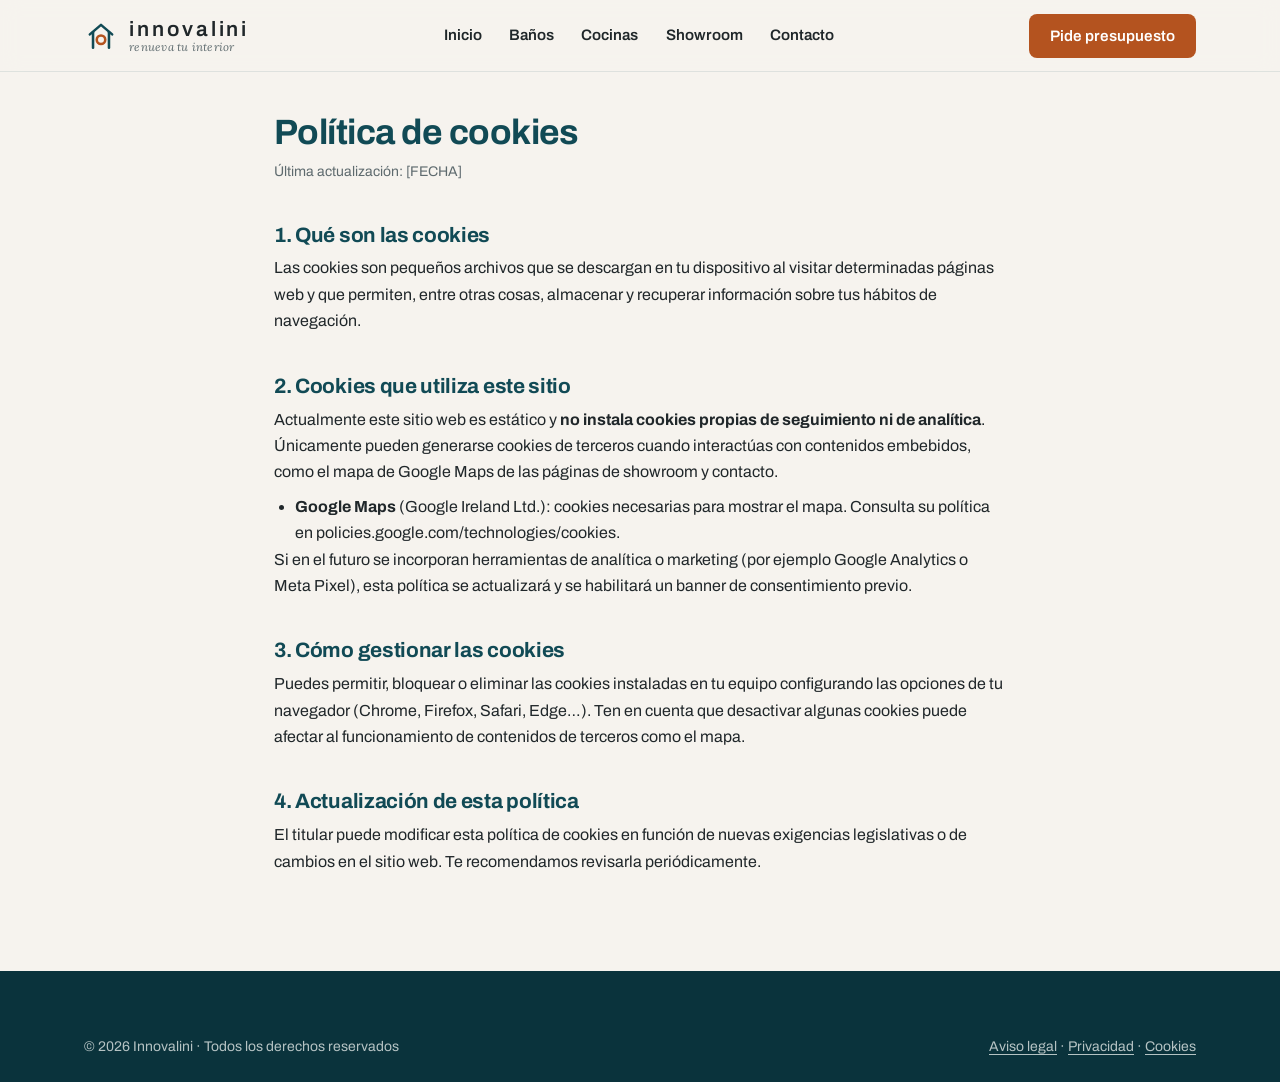
<file: politica-cookies.html>
<!DOCTYPE html>
<html lang="es" class="no-js">
<head>
  <meta charset="UTF-8">
  <meta name="viewport" content="width=device-width, initial-scale=1.0">
  <title>Política de cookies · Innovalini</title>
  <meta name="description" content="Política de cookies de Innovalini.">
  <meta name="robots" content="noindex, follow">
  <link rel="canonical" href="https://innovalini.com/politica-cookies.html">
  <link rel="icon" type="image/svg+xml" href="assets/favicon.svg">
  <link rel="preconnect" href="https://fonts.googleapis.com">
  <link rel="preconnect" href="https://fonts.gstatic.com" crossorigin>
  <link href="https://fonts.googleapis.com/css2?family=Archivo:wght@400;600;700&family=Lora:ital,wght@0,500;1,400;1,500&display=swap" rel="stylesheet">
  <link rel="stylesheet" href="css/styles.css">
</head>
<body>

<nav class="site-nav" aria-label="Navegación principal">
  <div class="container nav-inner">
    <a href="index.html" class="nav-logo" aria-label="Innovalini — inicio">
      <svg class="nav-logo-icon" width="34" height="34" viewBox="0 0 32 32" aria-hidden="true">
        <g fill="none" stroke="#114A55" stroke-width="2.4" stroke-linecap="round" stroke-linejoin="round">
          <path d="M5.5 14.5 16 5.5l10.5 9"/><path d="M8.5 12.5v14.5"/><path d="M23.5 12.5v14.5"/>
        </g>
        <circle cx="16" cy="19.5" r="4" fill="none" stroke="#B4531F" stroke-width="2.4"/>
      </svg>
      <span class="nav-logo-text">innovalini <span>renueva tu interior</span></span>
    </a>
    <ul class="nav-links" role="list">
      <li><a href="index.html">Inicio</a></li>
      <li><a href="banos.html">Baños</a></li>
      <li><a href="cocinas.html">Cocinas</a></li>
      <li><a href="showroom.html">Showroom</a></li>
      <li><a href="contacto.html">Contacto</a></li>
    </ul>
    <a href="contacto.html" class="btn btn-primary nav-cta">Pide presupuesto</a>
    <button class="nav-hamburger" aria-label="Abrir menú" aria-expanded="false" aria-controls="mobile-menu">
      <span></span><span></span><span></span>
    </button>
  </div>
</nav>
<div class="mobile-menu" id="mobile-menu">
  <a href="index.html">Inicio</a>
  <a href="banos.html">Baños</a>
  <a href="cocinas.html">Cocinas</a>
  <a href="showroom.html">Showroom</a>
  <a href="contacto.html">Contacto</a>
  <a href="contacto.html" class="btn btn-primary">Pide presupuesto</a>
</div>

<main class="legal-main">
  <div class="container">
    <h1>Política de cookies</h1>
    <p class="legal-updated">Última actualización: [FECHA]</p>

    <!-- ESQUELET LEGAL: aquesta maqueta NO carrega cookies pròpies ni analítica.
         Si abans de publicar s'afegeix Google Analytics, Meta Pixel o similar,
         cal ampliar aquesta taula i afegir un bàner de consentiment. -->

    <h2>1. Qué son las cookies</h2>
    <p>Las cookies son pequeños archivos que se descargan en tu dispositivo al visitar determinadas páginas web y que permiten, entre otras cosas, almacenar y recuperar información sobre tus hábitos de navegación.</p>

    <h2>2. Cookies que utiliza este sitio</h2>
    <p>Actualmente este sitio web es estático y <strong>no instala cookies propias de seguimiento ni de analítica</strong>. Únicamente pueden generarse cookies de terceros cuando interactúas con contenidos embebidos, como el mapa de Google Maps de las páginas de showroom y contacto.</p>
    <ul>
      <li><strong>Google Maps</strong> (Google Ireland Ltd.): cookies necesarias para mostrar el mapa. Consulta su política en policies.google.com/technologies/cookies.</li>
    </ul>
    <p>Si en el futuro se incorporan herramientas de analítica o marketing (por ejemplo Google Analytics o Meta Pixel), esta política se actualizará y se habilitará un banner de consentimiento previo.</p>

    <h2>3. Cómo gestionar las cookies</h2>
    <p>Puedes permitir, bloquear o eliminar las cookies instaladas en tu equipo configurando las opciones de tu navegador (Chrome, Firefox, Safari, Edge…). Ten en cuenta que desactivar algunas cookies puede afectar al funcionamiento de contenidos de terceros como el mapa.</p>

    <h2>4. Actualización de esta política</h2>
    <p>El titular puede modificar esta política de cookies en función de nuevas exigencias legislativas o de cambios en el sitio web. Te recomendamos revisarla periódicamente.</p>
  </div>
</main>

<footer class="site-footer" aria-label="Pie de página">
  <div class="container">
    <div class="footer-bottom sense-vora">
      <p>© 2026 Innovalini · Todos los derechos reservados</p>
      <p>
        <a href="aviso-legal.html">Aviso legal</a> ·
        <a href="politica-privacidad.html">Privacidad</a> ·
        <a href="politica-cookies.html">Cookies</a>
      </p>
    </div>
  </div>
</footer>

<script src="js/main.js" defer></script>
</body>
</html>
</file>
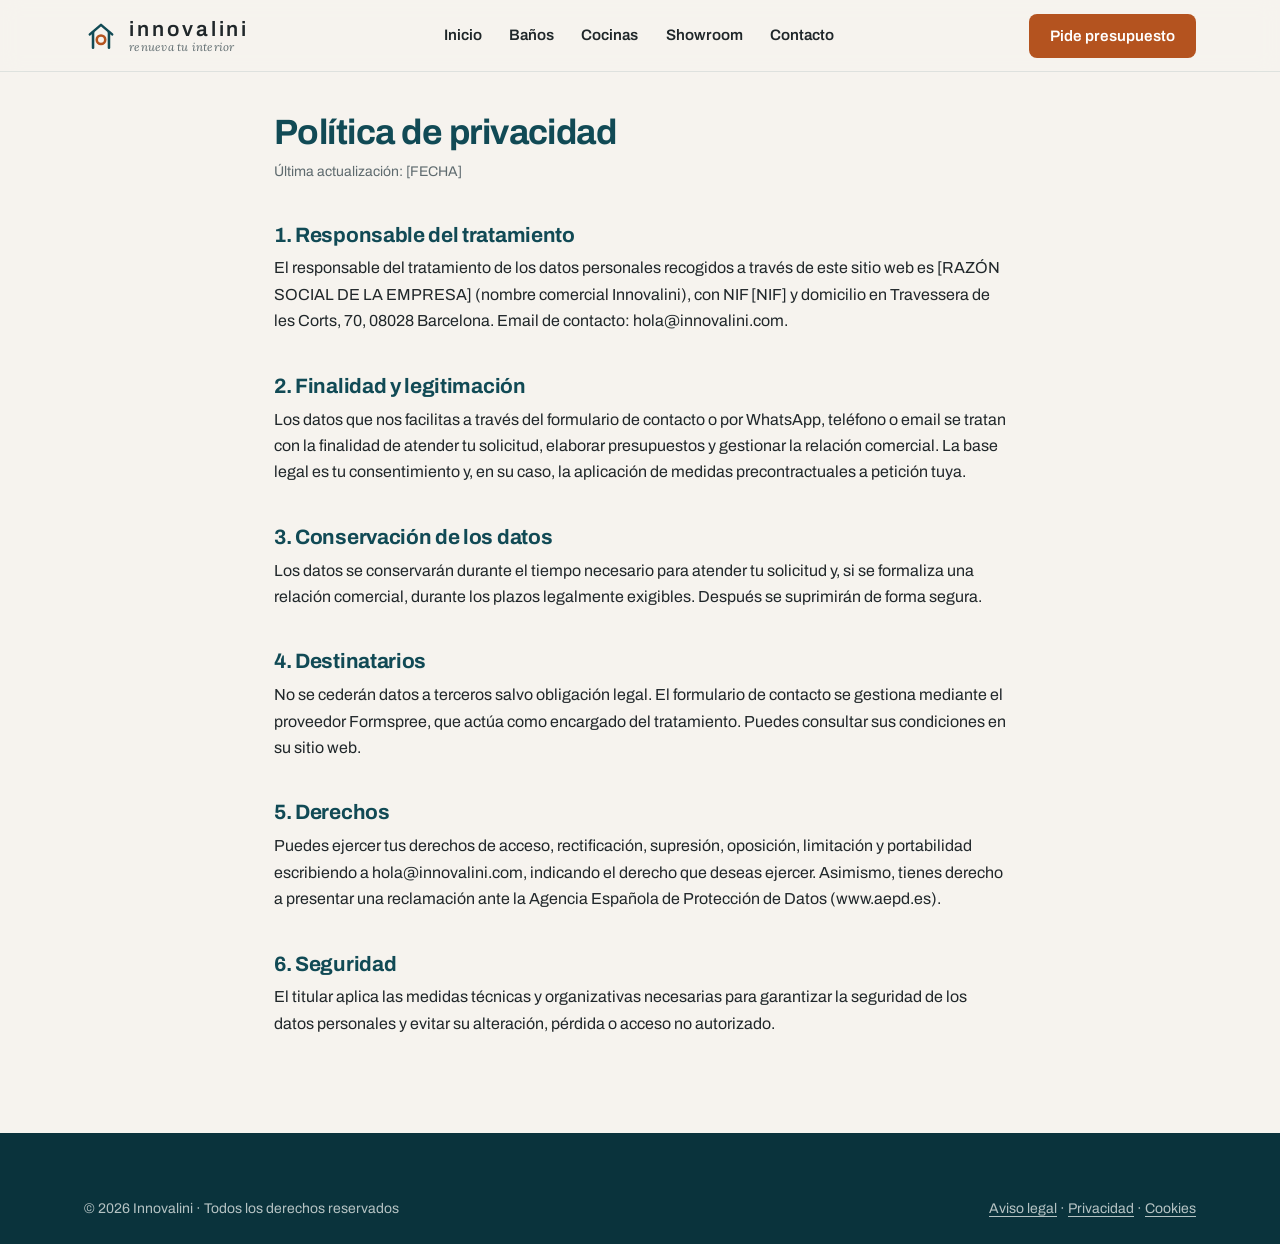
<file: politica-privacidad.html>
<!DOCTYPE html>
<html lang="es" class="no-js">
<head>
  <meta charset="UTF-8">
  <meta name="viewport" content="width=device-width, initial-scale=1.0">
  <title>Política de privacidad · Innovalini</title>
  <meta name="description" content="Política de privacidad de Innovalini.">
  <meta name="robots" content="noindex, follow">
  <link rel="canonical" href="https://innovalini.com/politica-privacidad.html">
  <link rel="icon" type="image/svg+xml" href="assets/favicon.svg">
  <link rel="preconnect" href="https://fonts.googleapis.com">
  <link rel="preconnect" href="https://fonts.gstatic.com" crossorigin>
  <link href="https://fonts.googleapis.com/css2?family=Archivo:wght@400;600;700&family=Lora:ital,wght@0,500;1,400;1,500&display=swap" rel="stylesheet">
  <link rel="stylesheet" href="css/styles.css">
</head>
<body>

<nav class="site-nav" aria-label="Navegación principal">
  <div class="container nav-inner">
    <a href="index.html" class="nav-logo" aria-label="Innovalini — inicio">
      <svg class="nav-logo-icon" width="34" height="34" viewBox="0 0 32 32" aria-hidden="true">
        <g fill="none" stroke="#114A55" stroke-width="2.4" stroke-linecap="round" stroke-linejoin="round">
          <path d="M5.5 14.5 16 5.5l10.5 9"/><path d="M8.5 12.5v14.5"/><path d="M23.5 12.5v14.5"/>
        </g>
        <circle cx="16" cy="19.5" r="4" fill="none" stroke="#B4531F" stroke-width="2.4"/>
      </svg>
      <span class="nav-logo-text">innovalini <span>renueva tu interior</span></span>
    </a>
    <ul class="nav-links" role="list">
      <li><a href="index.html">Inicio</a></li>
      <li><a href="banos.html">Baños</a></li>
      <li><a href="cocinas.html">Cocinas</a></li>
      <li><a href="showroom.html">Showroom</a></li>
      <li><a href="contacto.html">Contacto</a></li>
    </ul>
    <a href="contacto.html" class="btn btn-primary nav-cta">Pide presupuesto</a>
    <button class="nav-hamburger" aria-label="Abrir menú" aria-expanded="false" aria-controls="mobile-menu">
      <span></span><span></span><span></span>
    </button>
  </div>
</nav>
<div class="mobile-menu" id="mobile-menu">
  <a href="index.html">Inicio</a>
  <a href="banos.html">Baños</a>
  <a href="cocinas.html">Cocinas</a>
  <a href="showroom.html">Showroom</a>
  <a href="contacto.html">Contacto</a>
  <a href="contacto.html" class="btn btn-primary">Pide presupuesto</a>
</div>

<main class="legal-main">
  <div class="container">
    <h1>Política de privacidad</h1>
    <p class="legal-updated">Última actualización: [FECHA]</p>

    <!-- ESQUELET LEGAL: revisar amb les dades reals del client i, si s'usa
         Formspree, comprovar que el tractament de dades hi és coherent. -->

    <h2>1. Responsable del tratamiento</h2>
    <p>El responsable del tratamiento de los datos personales recogidos a través de este sitio web es [RAZÓN SOCIAL DE LA EMPRESA] (nombre comercial Innovalini), con NIF [NIF] y domicilio en Travessera de les Corts, 70, 08028 Barcelona. Email de contacto: hola@innovalini.com.</p>

    <h2>2. Finalidad y legitimación</h2>
    <p>Los datos que nos facilitas a través del formulario de contacto o por WhatsApp, teléfono o email se tratan con la finalidad de atender tu solicitud, elaborar presupuestos y gestionar la relación comercial. La base legal es tu consentimiento y, en su caso, la aplicación de medidas precontractuales a petición tuya.</p>

    <h2>3. Conservación de los datos</h2>
    <p>Los datos se conservarán durante el tiempo necesario para atender tu solicitud y, si se formaliza una relación comercial, durante los plazos legalmente exigibles. Después se suprimirán de forma segura.</p>

    <h2>4. Destinatarios</h2>
    <p>No se cederán datos a terceros salvo obligación legal. El formulario de contacto se gestiona mediante el proveedor Formspree, que actúa como encargado del tratamiento. Puedes consultar sus condiciones en su sitio web.</p>

    <h2>5. Derechos</h2>
    <p>Puedes ejercer tus derechos de acceso, rectificación, supresión, oposición, limitación y portabilidad escribiendo a hola@innovalini.com, indicando el derecho que deseas ejercer. Asimismo, tienes derecho a presentar una reclamación ante la Agencia Española de Protección de Datos (www.aepd.es).</p>

    <h2>6. Seguridad</h2>
    <p>El titular aplica las medidas técnicas y organizativas necesarias para garantizar la seguridad de los datos personales y evitar su alteración, pérdida o acceso no autorizado.</p>
  </div>
</main>

<footer class="site-footer" aria-label="Pie de página">
  <div class="container">
    <div class="footer-bottom sense-vora">
      <p>© 2026 Innovalini · Todos los derechos reservados</p>
      <p>
        <a href="aviso-legal.html">Aviso legal</a> ·
        <a href="politica-privacidad.html">Privacidad</a> ·
        <a href="politica-cookies.html">Cookies</a>
      </p>
    </div>
  </div>
</footer>

<script src="js/main.js" defer></script>
</body>
</html>
</file>
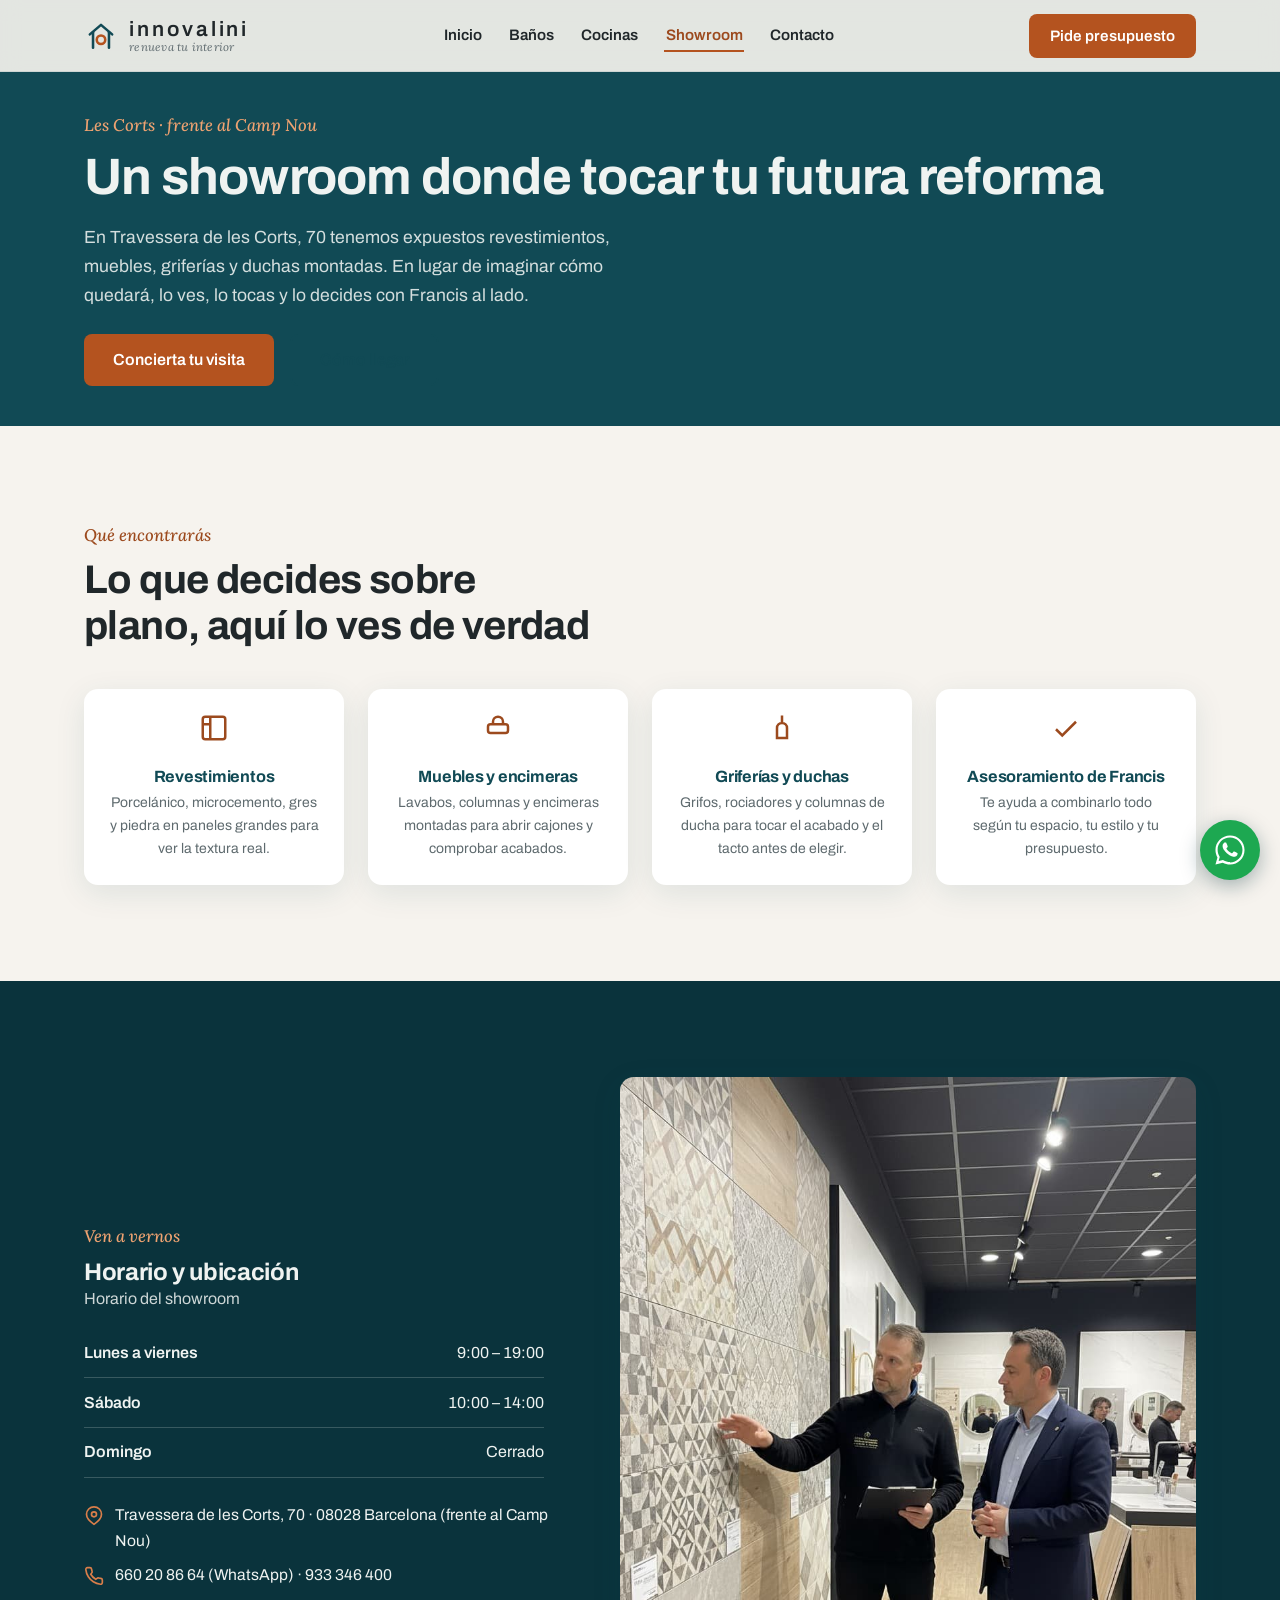
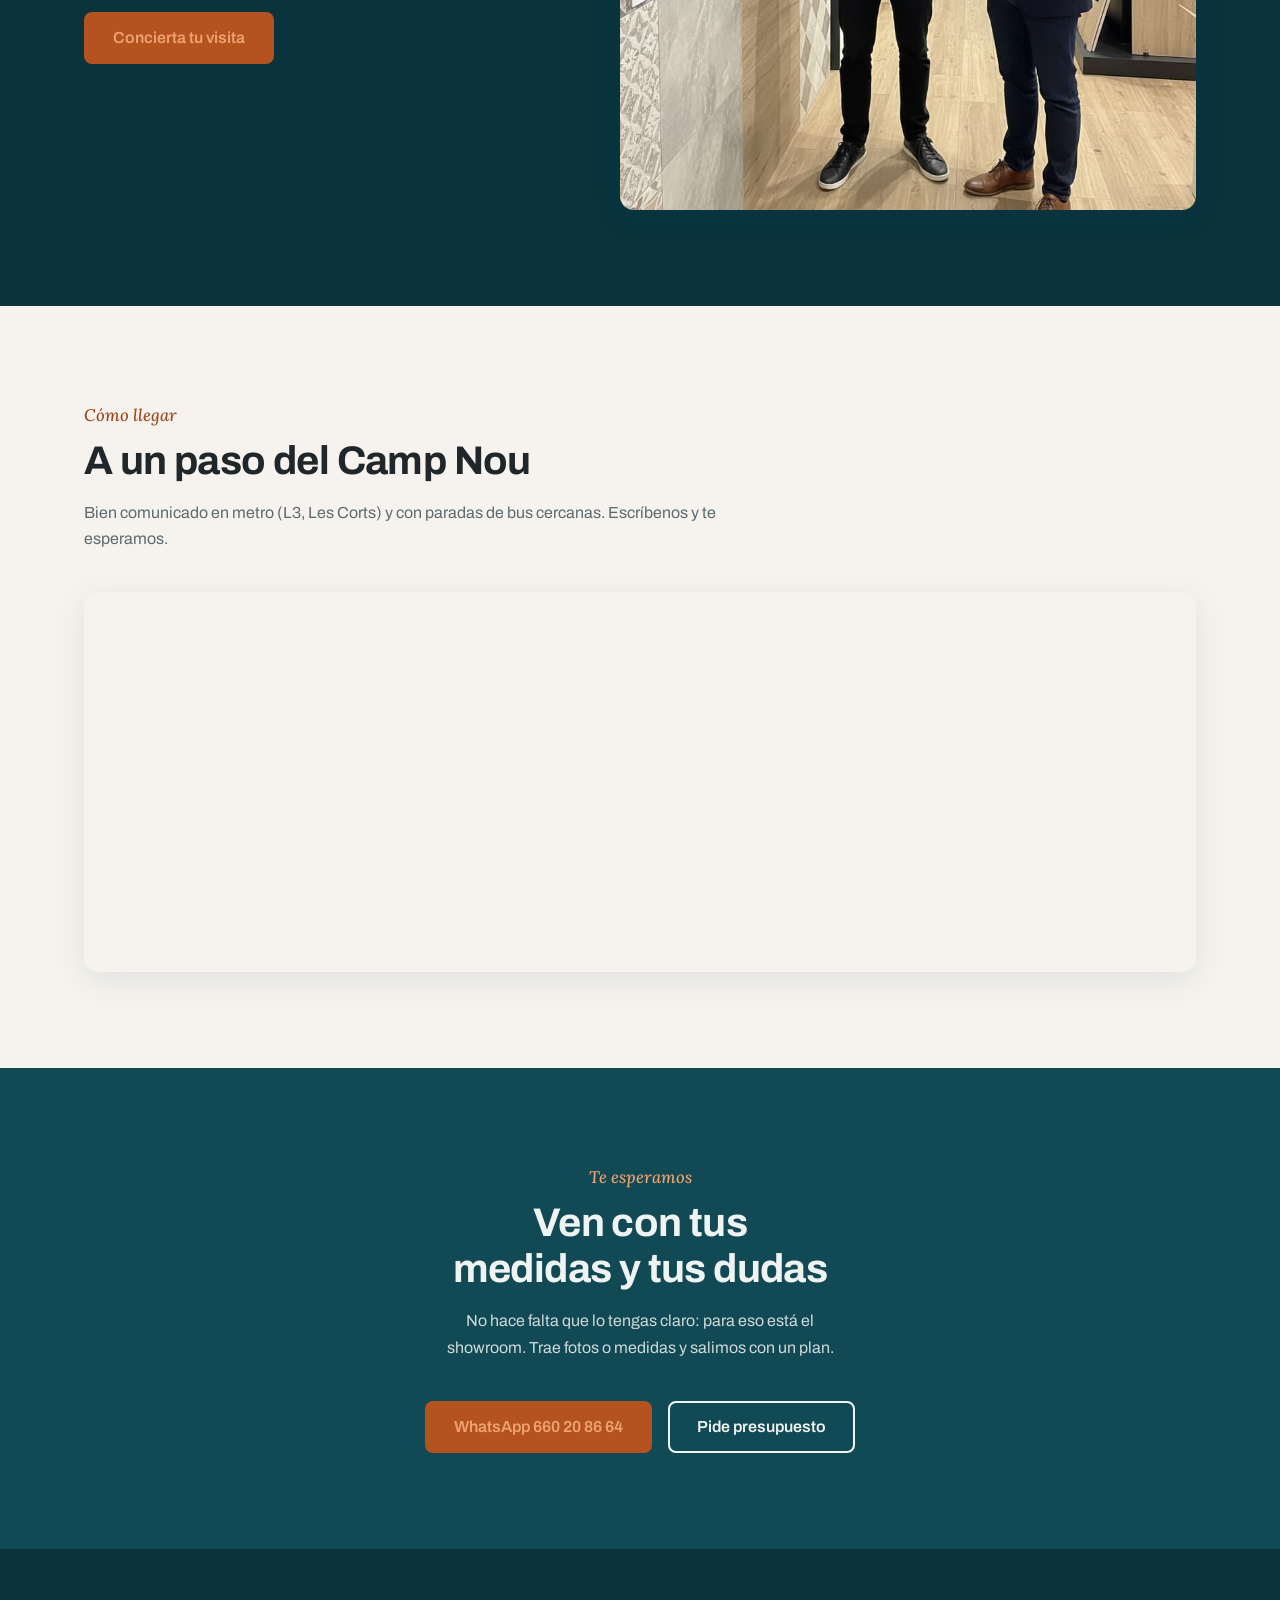
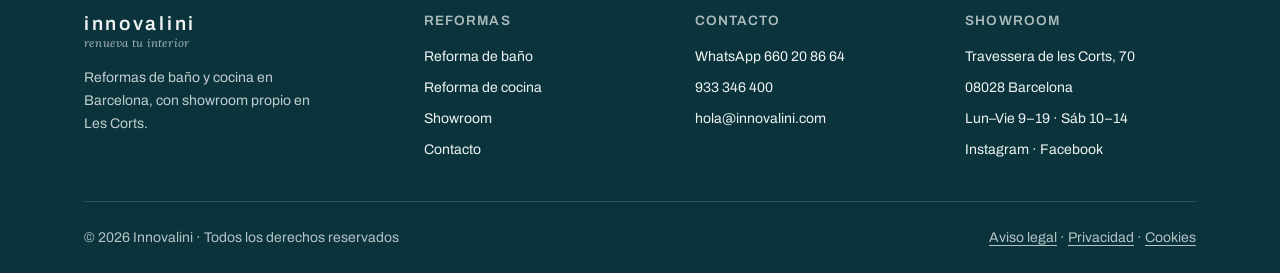
<file: showroom.html>
<!DOCTYPE html>
<html lang="es" class="no-js">
<head>
  <meta charset="UTF-8">
  <meta name="viewport" content="width=device-width, initial-scale=1.0">
  <title>Showroom de reformas en Les Corts · Innovalini (frente al Camp Nou)</title>
  <meta name="description" content="Visita el showroom de Innovalini en Travessera de les Corts, 70, frente al Camp Nou. Toca revestimientos, muebles y griferías y planifica tu baño o cocina con Francis.">
  <link rel="canonical" href="https://innovalini.com/showroom.html">
  <meta property="og:type" content="website">
  <meta property="og:title" content="Showroom de Innovalini en Les Corts, Barcelona">
  <meta property="og:description" content="Ven, toca los materiales y planifica tu reforma con Francis. Travessera de les Corts, 70, frente al Camp Nou.">
  <meta property="og:image" content="https://innovalini.com/assets/img/francis-asesoramiento.jpg">
  <meta property="og:url" content="https://innovalini.com/showroom.html">
  <link rel="icon" type="image/svg+xml" href="assets/favicon.svg">
  <link rel="preconnect" href="https://fonts.googleapis.com">
  <link rel="preconnect" href="https://fonts.gstatic.com" crossorigin>
  <link href="https://fonts.googleapis.com/css2?family=Archivo:wght@400;600;700&family=Lora:ital,wght@0,500;1,400;1,500&display=swap" rel="stylesheet">
  <link rel="stylesheet" href="css/styles.css">

  <script type="application/ld+json">
  {
    "@context": "https://schema.org",
    "@type": "HomeAndConstructionBusiness",
    "name": "Innovalini · Showroom Les Corts",
    "image": "https://innovalini.com/assets/img/francis-asesoramiento.jpg",
    "url": "https://innovalini.com/showroom.html",
    "telephone": "+34933346400",
    "email": "hola@innovalini.com",
    "priceRange": "€€",
    "address": {
      "@type": "PostalAddress",
      "streetAddress": "Travessera de les Corts, 70",
      "addressLocality": "Barcelona",
      "addressRegion": "Barcelona",
      "postalCode": "08028",
      "addressCountry": "ES"
    },
    "areaServed": "Barcelona",
    "openingHoursSpecification": [
      { "@type": "OpeningHoursSpecification", "dayOfWeek": ["Monday","Tuesday","Wednesday","Thursday","Friday"], "opens": "09:00", "closes": "19:00" },
      { "@type": "OpeningHoursSpecification", "dayOfWeek": "Saturday", "opens": "10:00", "closes": "14:00" }
    ]
  }
  </script>
</head>
<body>

<a class="skip-link" href="#contenido">Saltar al contenido</a>

<nav class="site-nav" aria-label="Navegación principal">
  <div class="container nav-inner">
    <a href="index.html" class="nav-logo" aria-label="Innovalini — inicio">
      <svg class="nav-logo-icon" width="34" height="34" viewBox="0 0 32 32" aria-hidden="true">
        <g fill="none" stroke="#114A55" stroke-width="2.4" stroke-linecap="round" stroke-linejoin="round">
          <path d="M5.5 14.5 16 5.5l10.5 9"/><path d="M8.5 12.5v14.5"/><path d="M23.5 12.5v14.5"/>
        </g>
        <circle cx="16" cy="19.5" r="4" fill="none" stroke="#B4531F" stroke-width="2.4"/>
      </svg>
      <span class="nav-logo-text">innovalini <span>renueva tu interior</span></span>
    </a>
    <ul class="nav-links" role="list">
      <li><a href="index.html">Inicio</a></li>
      <li><a href="banos.html">Baños</a></li>
      <li><a href="cocinas.html">Cocinas</a></li>
      <li><a href="showroom.html" aria-current="page">Showroom</a></li>
      <li><a href="contacto.html">Contacto</a></li>
    </ul>
    <a href="contacto.html" class="btn btn-primary nav-cta">Pide presupuesto</a>
    <button class="nav-hamburger" aria-label="Abrir menú" aria-expanded="false" aria-controls="mobile-menu">
      <span></span><span></span><span></span>
    </button>
  </div>
</nav>
<div class="mobile-menu" id="mobile-menu">
  <a href="index.html">Inicio</a>
  <a href="banos.html">Baños</a>
  <a href="cocinas.html">Cocinas</a>
  <a href="showroom.html" aria-current="page">Showroom</a>
  <a href="contacto.html">Contacto</a>
  <a href="contacto.html" class="btn btn-primary">Pide presupuesto</a>
</div>

<main id="contenido">

  <header class="page-hero">
    <div class="container">
      <span class="eyebrow">Les Corts · frente al Camp Nou</span>
      <h1>Un showroom donde tocar tu futura reforma</h1>
      <p>En Travessera de les Corts, 70 tenemos expuestos revestimientos, muebles, griferías y duchas montadas. En lugar de imaginar cómo quedará, lo ves, lo tocas y lo decides con Francis al lado.</p>
      <div class="hero-ctas">
        <a href="https://wa.me/34660208664" class="btn btn-primary" target="_blank" rel="noopener">Concierta tu visita</a>
        <a href="#mapa" class="btn btn-outline">Cómo llegar</a>
      </div>
    </div>
  </header>

  <section class="section" aria-labelledby="toca-titol">
    <div class="container">
      <div class="section-head reveal">
        <span class="eyebrow">Qué encontrarás</span>
        <h2 id="toca-titol">Lo que decides sobre plano, aquí lo ves de verdad</h2>
      </div>
      <div class="showroom-toca-grid">
        <article class="toca-card reveal">
          <svg width="30" height="30" viewBox="0 0 24 24" fill="none" stroke="currentColor" stroke-width="2" aria-hidden="true"><rect x="3" y="3" width="18" height="18" rx="2"/><path d="M9 3v18M3 9h6"/></svg>
          <h3>Revestimientos</h3>
          <p>Porcelánico, microcemento, gres y piedra en paneles grandes para ver la textura real.</p>
        </article>
        <article class="toca-card reveal">
          <svg width="30" height="30" viewBox="0 0 24 24" fill="none" stroke="currentColor" stroke-width="2" aria-hidden="true"><rect x="4" y="9" width="16" height="7" rx="2"/><path d="M8 9V7a4 4 0 0 1 8 0v2"/></svg>
          <h3>Muebles y encimeras</h3>
          <p>Lavabos, columnas y encimeras montadas para abrir cajones y comprobar acabados.</p>
        </article>
        <article class="toca-card reveal">
          <svg width="30" height="30" viewBox="0 0 24 24" fill="none" stroke="currentColor" stroke-width="2" aria-hidden="true"><path d="M12 2v6M12 8a4 4 0 0 0-4 4v8h8v-8a4 4 0 0 0-4-4Z"/></svg>
          <h3>Griferías y duchas</h3>
          <p>Grifos, rociadores y columnas de ducha para tocar el acabado y el tacto antes de elegir.</p>
        </article>
        <article class="toca-card reveal">
          <svg width="30" height="30" viewBox="0 0 24 24" fill="none" stroke="currentColor" stroke-width="2" aria-hidden="true"><path d="M20 7 9 18l-5-5"/></svg>
          <h3>Asesoramiento de Francis</h3>
          <p>Te ayuda a combinarlo todo según tu espacio, tu estilo y tu presupuesto.</p>
        </article>
      </div>
    </div>
  </section>

  <section class="section section-fosca-profunda" aria-labelledby="visita-titol">
    <div class="container francis-grid">
      <div class="reveal">
        <span class="eyebrow">Ven a vernos</span>
        <h2 id="visita-titol">Horario y ubicación</h2>
        <table class="horari-taula">
          <caption class="legal-caption">Horario del showroom</caption>
          <tbody>
            <tr><th scope="row">Lunes a viernes</th><td>9:00 – 19:00</td></tr>
            <tr><th scope="row">Sábado</th><td>10:00 – 14:00</td></tr>
            <tr><th scope="row">Domingo</th><td>Cerrado</td></tr>
          </tbody>
        </table>
        <ul class="showroom-dades mt-3" role="list">
          <li>
            <svg width="20" height="20" viewBox="0 0 24 24" fill="none" stroke="currentColor" stroke-width="2" aria-hidden="true"><path d="M21 10c0 6-9 12-9 12s-9-6-9-12a9 9 0 0 1 18 0Z"/><circle cx="12" cy="10" r="3"/></svg>
            <span>Travessera de les Corts, 70 · 08028 Barcelona (frente al Camp Nou)</span>
          </li>
          <li>
            <svg width="20" height="20" viewBox="0 0 24 24" fill="none" stroke="currentColor" stroke-width="2" aria-hidden="true"><path d="M22 16.9v3a2 2 0 0 1-2.2 2 19.8 19.8 0 0 1-8.6-3 19.5 19.5 0 0 1-6-6 19.8 19.8 0 0 1-3-8.6A2 2 0 0 1 4.1 2h3a2 2 0 0 1 2 1.7c.1.9.3 1.8.6 2.6a2 2 0 0 1-.5 2.1L8.1 9.9a16 16 0 0 0 6 6l1.5-1.1a2 2 0 0 1 2.1-.5c.8.3 1.7.5 2.6.6a2 2 0 0 1 1.7 2Z"/></svg>
            <span>660 20 86 64 (WhatsApp) · 933 346 400</span>
          </li>
        </ul>
        <a href="https://wa.me/34660208664" class="btn btn-primary mt-3" target="_blank" rel="noopener">Concierta tu visita</a>
      </div>
      <div class="francis-media reveal">
        <!-- FOTO REAL PENDENT: Francis asesorando en el showroom de Innovalini -->
        <img src="assets/img/francis-asesoramiento.jpg" width="855" height="1088" alt="Francis, de Innovalini, asesorando a un cliente ante un panel de revestimientos en el showroom" loading="lazy">
      </div>
    </div>
  </section>

  <section class="section" id="mapa" aria-labelledby="mapa-titol">
    <div class="container">
      <div class="section-head reveal">
        <span class="eyebrow">Cómo llegar</span>
        <h2 id="mapa-titol">A un paso del Camp Nou</h2>
        <p>Bien comunicado en metro (L3, Les Corts) y con paradas de bus cercanas. Escríbenos y te esperamos.</p>
      </div>
      <div class="mapa-wrap reveal">
        <iframe
          title="Ubicación del showroom de Innovalini en Travessera de les Corts, 70, Barcelona"
          src="https://maps.google.com/maps?q=Travessera%20de%20les%20Corts%2070%2C%2008028%20Barcelona&output=embed"
          loading="lazy" referrerpolicy="no-referrer-when-downgrade"></iframe>
      </div>
    </div>
  </section>

  <section class="section section-fosca cta-final" aria-labelledby="cta-titol">
    <div class="container">
      <div class="reveal">
        <span class="eyebrow">Te esperamos</span>
        <h2 id="cta-titol">Ven con tus medidas y tus dudas</h2>
        <p>No hace falta que lo tengas claro: para eso está el showroom. Trae fotos o medidas y salimos con un plan.</p>
        <div class="hero-ctas">
          <a href="https://wa.me/34660208664" class="btn btn-primary" target="_blank" rel="noopener">WhatsApp 660 20 86 64</a>
          <a href="contacto.html" class="btn btn-outline">Pide presupuesto</a>
        </div>
      </div>
    </div>
  </section>

</main>

<footer class="site-footer" aria-label="Pie de página">
  <div class="container">
    <div class="footer-grid">
      <div class="footer-marca">
        <span class="nav-logo-text">innovalini <span>renueva tu interior</span></span>
        <p>Reformas de baño y cocina en Barcelona, con showroom propio en Les Corts.</p>
      </div>
      <div class="footer-col">
        <h3>Reformas</h3>
        <ul role="list">
          <li><a href="banos.html">Reforma de baño</a></li>
          <li><a href="cocinas.html">Reforma de cocina</a></li>
          <li><a href="showroom.html">Showroom</a></li>
          <li><a href="contacto.html">Contacto</a></li>
        </ul>
      </div>
      <div class="footer-col">
        <h3>Contacto</h3>
        <ul role="list">
          <li><a href="https://wa.me/34660208664" target="_blank" rel="noopener">WhatsApp 660 20 86 64</a></li>
          <li><a href="tel:+34933346400">933 346 400</a></li>
          <li><a href="mailto:hola@innovalini.com">hola@innovalini.com</a></li>
        </ul>
      </div>
      <div class="footer-col">
        <h3>Showroom</h3>
        <ul role="list">
          <li>Travessera de les Corts, 70</li>
          <li>08028 Barcelona</li>
          <li>Lun–Vie 9–19 · Sáb 10–14</li>
          <li><a href="https://www.instagram.com/holainnovalini" target="_blank" rel="noopener">Instagram</a> · <a href="https://www.facebook.com/innovalini" target="_blank" rel="noopener">Facebook</a></li>
        </ul>
      </div>
    </div>
    <div class="footer-bottom">
      <p>© 2026 Innovalini · Todos los derechos reservados</p>
      <p>
        <a href="aviso-legal.html">Aviso legal</a> ·
        <a href="politica-privacidad.html">Privacidad</a> ·
        <a href="politica-cookies.html">Cookies</a>
      </p>
    </div>
  </div>
</footer>

<a href="https://wa.me/34660208664" class="whatsapp-float" target="_blank" rel="noopener" aria-label="Escríbenos por WhatsApp">
  <svg viewBox="0 0 32 32" aria-hidden="true"><path d="M16 .5C7.4.5.5 7.4.5 16c0 2.8.8 5.5 2.1 7.9L.5 31.5l7.8-2c2.3 1.2 4.9 1.9 7.7 1.9 8.6 0 15.5-6.9 15.5-15.5S24.6.5 16 .5Zm0 28.3c-2.5 0-4.9-.7-7-1.9l-.5-.3-4.6 1.2 1.2-4.5-.3-.5c-1.3-2.1-2-4.6-2-7.1C2.7 8.6 8.6 2.7 16 2.7c3.6 0 6.9 1.4 9.4 3.9 2.5 2.5 3.9 5.8 3.9 9.4 0 7.4-6 13.3-13.3 13.3Zm7.3-9.9c-.4-.2-2.4-1.2-2.7-1.3-.4-.1-.6-.2-.9.2s-1 1.3-1.2 1.5c-.2.2-.4.3-.8.1-.4-.2-1.7-.6-3.2-2-1.2-1-2-2.3-2.2-2.7-.2-.4 0-.6.2-.8.2-.2.4-.4.6-.7.2-.2.3-.4.4-.7.1-.3 0-.5 0-.7-.1-.2-.9-2.2-1.3-3-.3-.8-.7-.7-.9-.7h-.8c-.3 0-.7.1-1 .5-.4.4-1.4 1.3-1.4 3.3s1.4 3.8 1.6 4.1c.2.3 2.8 4.3 6.8 6 .9.4 1.7.7 2.2.9.9.3 1.8.2 2.4.2.7-.1 2.4-1 2.7-1.9.3-.9.3-1.7.2-1.9-.1-.2-.3-.3-.7-.5Z"/></svg>
</a>

<script src="js/main.js" defer></script>
</body>
</html>
</file>
<file: css/styles.css>
/* ══════════════════════════════════════════════════════════════
   styles.css — Innovalini · Reformas de baño y cocina · Les Corts
   Paleta «ceràmica, aigua i coure» — vegeu PLA.md
   ══════════════════════════════════════════════════════════════ */

/* ── 1. Tokens ─────────────────────────────────────────────── */
:root {
  /* Colors */
  --ceramica:        #F6F3EE;
  --ceramica-fosca:  #ECE6DC;
  --petroli:         #114A55;
  --petroli-fosc:    #0A333C;
  --coure:           #B4531F;
  --coure-hover:     #A84E1E;
  --coure-clar:      #D97E4A;   /* accent decoratiu/gran sobre fosc */
  --coure-clar-txt:  #EDA271;   /* coure per a TEXT sobre petroli (AA ≥4,5:1) */
  --coure-text:      #9C4A1E;
  --text:            #20272A;
  --text-clar:       #EFF3F1;
  --text-secundari:  #5E6A6E;
  --gris-logo:       #999999;   /* només decoratiu, mai text */
  --blanc:           #FFFFFF;
  --error:           #B3261E;
  --whatsapp:        #1DA851;

  /* Tipografia */
  --font-display: 'Archivo', system-ui, sans-serif;
  --font-cos:     'Archivo', system-ui, sans-serif;
  --font-accent:  'Lora', Georgia, serif;

  --fs-hero:    clamp(2.4rem, 6vw, 4.2rem);
  --fs-h2:      clamp(1.7rem, 3.6vw, 2.5rem);
  --fs-h3:      clamp(1.15rem, 2vw, 1.4rem);
  --fs-body:    1rem;
  --fs-small:   0.875rem;

  /* 2 trackings màxim */
  --track-ample:  0.14em;   /* eco del wordmark del logo */
  --track-titol: -0.015em;

  /* Espaiats */
  --sp-1: 0.5rem;
  --sp-2: 1rem;
  --sp-3: 1.5rem;
  --sp-4: 2.5rem;
  --sp-5: 4rem;
  --sp-6: 6rem;

  --radius:    14px;
  --radius-sm: 8px;
  --container: 1160px;
  --nav-h:     72px;

  --ombra: 0 8px 30px rgba(17, 74, 85, 0.10);
}

/* ── 2. Reset ──────────────────────────────────────────────── */
*, *::before, *::after { box-sizing: border-box; margin: 0; padding: 0; }

html { scroll-behavior: smooth; scroll-padding-top: calc(var(--nav-h) + 12px); }

body {
  font-family: var(--font-cos);
  font-size: var(--fs-body);
  line-height: 1.65;
  color: var(--text);
  background: var(--ceramica);
  -webkit-font-smoothing: antialiased;
}

img { max-width: 100%; height: auto; display: block; }

a { color: var(--coure-text); text-decoration-thickness: 1px; text-underline-offset: 3px; }

ul[role="list"] { list-style: none; }

h1, h2, h3, h4 {
  font-family: var(--font-display);
  line-height: 1.15;
  letter-spacing: var(--track-titol);
  font-weight: 700;
  text-wrap: balance;
}

:focus-visible {
  outline: 3px solid var(--coure);
  outline-offset: 3px;
  border-radius: 2px;
}

/* ── 3. Utilitats ──────────────────────────────────────────── */
.container { max-width: var(--container); margin-inline: auto; padding-inline: var(--sp-3); }

.section { padding-block: var(--sp-6); }

.section-fosca {
  background: var(--petroli);
  color: var(--text-clar);
}
.section-fosca-profunda {
  background: var(--petroli-fosc);
  color: var(--text-clar);
}
.section-fosca a, .section-fosca-profunda a { color: var(--coure-clar-txt); }

.eyebrow {
  font-family: var(--font-accent);
  font-style: italic;
  font-weight: 500;
  font-size: 1.05rem;
  color: var(--coure-text);
  display: block;
  margin-bottom: var(--sp-1);
}
.section-fosca .eyebrow, .section-fosca-profunda .eyebrow { color: var(--coure-clar-txt); }

.section-head { max-width: 640px; margin-bottom: var(--sp-4); }
.section-head h2 { font-size: var(--fs-h2); }
.section-head p { margin-top: var(--sp-2); color: var(--text-secundari); }
.section-fosca .section-head p,
.section-fosca-profunda .section-head p { color: var(--text-clar); opacity: 0.85; }

/* Wordmark-style: minúscules amb tracking ample, com el logo */
.wordmark-style { text-transform: lowercase; letter-spacing: var(--track-ample); }

.text-secundari { color: var(--text-secundari); }

/* Salt al contingut (accessibilitat) */
.skip-link {
  position: absolute;
  left: -999px;
  top: 0;
  z-index: 100;
  background: var(--coure);
  color: var(--blanc);
  padding: 0.6rem 1rem;
  border-radius: 0 0 8px 0;
  text-decoration: none;
}
.skip-link:focus { left: 0; }

/* Estrelles com a accent clar (sobre seccions fosques) */
.estrelles-accent { color: var(--coure-clar); }

/* Helpers d'espaiat/color usats puntualment (eviten estils inline) */
.mt-3 { margin-top: var(--sp-3); }
.mb-0 { margin-bottom: 0; }
.titol-petroli { color: var(--petroli); }
.titol-petroli.mb-2 { margin-bottom: var(--sp-2); }
.titol-petroli.mb-3 { margin-bottom: var(--sp-3); }
.footer-bottom.sense-vora { border-top: 0; padding-top: 0; }
.legal-caption { text-align: left; opacity: 0.85; margin-bottom: var(--sp-2); }

/* ── 4. Botons ─────────────────────────────────────────────── */
.btn {
  display: inline-flex;
  align-items: center;
  gap: 0.6rem;
  font-family: var(--font-display);
  font-weight: 600;
  font-size: 1rem;
  line-height: 1.2;
  padding: 0.9rem 1.7rem;
  border-radius: var(--radius-sm);
  border: 2px solid transparent;
  text-decoration: none;
  cursor: pointer;
  transition: background-color 0.2s ease, border-color 0.2s ease, transform 0.15s ease;
}
.btn:hover { transform: translateY(-2px); }

.btn-primary { background: var(--coure); color: var(--blanc); }
.btn-primary:hover { background: var(--coure-hover); }

.btn-outline { border-color: var(--petroli); color: var(--petroli); background: transparent; }
.btn-outline:hover { background: rgba(17, 74, 85, 0.07); }

.section-fosca .btn-outline,
.section-fosca-profunda .btn-outline {
  border-color: var(--text-clar);
  color: var(--text-clar);
}
.section-fosca .btn-outline:hover,
.section-fosca-profunda .btn-outline:hover { background: rgba(239, 243, 241, 0.12); }

.btn svg { flex: none; }

/* ── 5. Navegació ──────────────────────────────────────────── */
.site-nav {
  position: fixed;
  inset: 0 0 auto 0;
  z-index: 60;
  height: var(--nav-h);
  background: rgba(246, 243, 238, 0.92);
  backdrop-filter: blur(10px);
  border-bottom: 1px solid rgba(17, 74, 85, 0.10);
}

.nav-inner {
  height: var(--nav-h);
  display: flex;
  align-items: center;
  justify-content: space-between;
  gap: var(--sp-2);
}

.nav-logo {
  display: flex;
  align-items: center;
  gap: 0.7rem;
  text-decoration: none;
  color: var(--text);
}
.nav-logo-icon { flex: none; }
.nav-logo-text {
  font-family: var(--font-display);
  font-weight: 600;
  font-size: 1.3rem;
  letter-spacing: var(--track-ample);
  text-transform: lowercase;
  line-height: 1.1;
}
.nav-logo-text span {
  display: block;
  font-family: var(--font-accent);
  font-style: italic;
  font-weight: 400;
  font-size: 0.72rem;
  letter-spacing: 0.02em;
  text-transform: none;
  color: var(--text-secundari);
}

.nav-links {
  display: flex;
  gap: var(--sp-3);
  align-items: center;
}
.nav-links a {
  font-weight: 600;
  font-size: 0.95rem;
  color: var(--text);
  text-decoration: none;
  padding: 0.4rem 0.1rem;
  border-bottom: 2px solid transparent;
}
.nav-links a:hover { border-bottom-color: var(--coure); }
.nav-links a[aria-current="page"] { border-bottom-color: var(--coure); color: var(--coure-text); }

.nav-cta { padding: 0.65rem 1.2rem; font-size: 0.95rem; }

/* Hamburguesa */
.nav-hamburger {
  display: none;
  flex-direction: column;
  justify-content: center;
  gap: 5px;
  width: 44px;
  height: 44px;
  padding: 10px;
  background: none;
  border: none;
  cursor: pointer;
}
.nav-hamburger span {
  display: block;
  height: 2px;
  width: 100%;
  background: var(--text);
  transition: transform 0.25s ease, opacity 0.25s ease;
}
.nav-hamburger.active span:nth-child(1) { transform: translateY(7px) rotate(45deg); }
.nav-hamburger.active span:nth-child(2) { opacity: 0; }
.nav-hamburger.active span:nth-child(3) { transform: translateY(-7px) rotate(-45deg); }

.mobile-menu {
  display: none;
  position: fixed;
  inset: var(--nav-h) 0 0 0;
  z-index: 55;
  background: var(--ceramica);
  padding: var(--sp-4) var(--sp-3);
  flex-direction: column;
  gap: var(--sp-2);
  overflow-y: auto;
}
.mobile-menu.open { display: flex; }
.mobile-menu a {
  font-family: var(--font-display);
  font-weight: 600;
  font-size: 1.35rem;
  color: var(--text);
  text-decoration: none;
  padding: 0.6rem 0;
  border-bottom: 1px solid rgba(17, 74, 85, 0.12);
}
.mobile-menu a[aria-current="page"] { color: var(--coure-text); }
.mobile-menu .btn { margin-top: var(--sp-2); justify-content: center; }

/* ── 6. Hero (portada) ─────────────────────────────────────── */
.hero {
  padding-top: calc(var(--nav-h) + var(--sp-5));
  padding-bottom: var(--sp-6);
}
.hero-grid {
  display: grid;
  grid-template-columns: 1.1fr 0.9fr;
  gap: var(--sp-5);
  align-items: center;
}
.hero-eyebrow {
  font-family: var(--font-accent);
  font-style: italic;
  font-weight: 500;
  font-size: 1.1rem;
  color: var(--coure-text);
  display: block;
  margin-bottom: var(--sp-2);
}
.hero h1 {
  font-size: var(--fs-hero);
  font-weight: 700;
  color: var(--petroli);
}
.hero-sub {
  margin-top: var(--sp-3);
  font-size: 1.15rem;
  max-width: 34rem;
  color: var(--text-secundari);
}
.hero-ctas {
  margin-top: var(--sp-4);
  display: flex;
  flex-wrap: wrap;
  gap: var(--sp-2);
}
.hero-note {
  margin-top: var(--sp-2);
  font-size: var(--fs-small);
  color: var(--text-secundari);
}

.hero-media { position: relative; }
.hero-media img {
  width: 100%;
  border-radius: var(--radius);
  box-shadow: var(--ombra);
}
.hero-badge {
  position: absolute;
  left: -14px;
  bottom: 22px;
  background: var(--blanc);
  border-radius: var(--radius-sm);
  box-shadow: var(--ombra);
  padding: 0.8rem 1.1rem;
  display: flex;
  align-items: center;
  gap: 0.7rem;
}
.hero-badge strong { font-size: 1.25rem; color: var(--petroli); }
.hero-badge .estrelles { color: var(--coure); letter-spacing: 0.1em; }
.hero-badge small { display: block; color: var(--text-secundari); font-size: 0.78rem; }

/* ── 7. Barra de confiança ─────────────────────────────────── */
.trust-bar { background: var(--ceramica-fosca); padding-block: var(--sp-3); }
.trust-grid {
  display: grid;
  grid-template-columns: repeat(3, 1fr);
  gap: var(--sp-3);
  text-align: center;
}
.trust-item strong {
  display: block;
  font-family: var(--font-display);
  font-weight: 700;
  font-size: 1.6rem;
  color: var(--petroli);
}
.trust-item span { font-size: var(--fs-small); color: var(--text-secundari); }

/* ── 8. Targetes de serveis ────────────────────────────────── */
.serveis-grid {
  display: grid;
  grid-template-columns: repeat(2, 1fr);
  gap: var(--sp-3);
}
.servei-card {
  background: var(--blanc);
  border-radius: var(--radius);
  overflow: hidden;
  box-shadow: var(--ombra);
  display: flex;
  flex-direction: column;
}
.servei-card img { aspect-ratio: 16 / 10; object-fit: cover; width: 100%; }
.servei-card-cos { padding: var(--sp-3); display: flex; flex-direction: column; gap: var(--sp-2); flex: 1; }
.servei-card h3 { font-size: var(--fs-h3); color: var(--petroli); }
.servei-card p { color: var(--text-secundari); flex: 1; }
.servei-card .card-link {
  font-weight: 600;
  color: var(--coure-text);
  text-decoration: none;
}
.servei-card .card-link:hover { text-decoration: underline; }

.tambe-fem {
  margin-top: var(--sp-4);
  background: var(--ceramica-fosca);
  border-radius: var(--radius);
  padding: var(--sp-3) var(--sp-4);
  display: flex;
  flex-wrap: wrap;
  align-items: center;
  gap: var(--sp-2);
}
.tambe-fem p { font-weight: 600; margin-right: var(--sp-1); }
.chip {
  display: inline-block;
  background: var(--blanc);
  border: 1px solid rgba(17, 74, 85, 0.18);
  border-radius: 999px;
  padding: 0.35rem 0.9rem;
  font-size: var(--fs-small);
  color: var(--text);
}

/* ── 9. Calculadora (element signatura) ────────────────────── */
.calc-grid {
  display: grid;
  grid-template-columns: 1.15fr 0.85fr;
  gap: var(--sp-4);
  align-items: start;
}

.calc-form {
  background: var(--petroli-fosc);
  border-radius: var(--radius);
  padding: var(--sp-4);
  display: grid;
  gap: var(--sp-3);
}

.calc-form fieldset { border: none; }
.calc-form legend {
  font-family: var(--font-display);
  font-weight: 600;
  font-size: 1.05rem;
  margin-bottom: var(--sp-2);
  color: var(--text-clar);
}

.calc-opcions { display: flex; flex-wrap: wrap; gap: var(--sp-1); }

/* Ràdios i checkboxes com a píndoles, amb l'input accessible */
.calc-opcio { position: relative; }
.calc-opcio input {
  position: absolute;
  inset: 0;
  width: 100%;
  height: 100%;
  opacity: 0.0001;
  cursor: pointer;
}
.calc-opcio label {
  display: inline-block;
  padding: 0.55rem 1.1rem;
  border-radius: 999px;
  border: 1.5px solid rgba(239, 243, 241, 0.35);
  color: var(--text-clar);
  font-size: 0.95rem;
  cursor: pointer;
  transition: background-color 0.15s ease, border-color 0.15s ease;
}
.calc-opcio input:checked + label {
  background: var(--coure);
  border-color: var(--coure);
  color: var(--blanc);
  font-weight: 600;
}
.calc-opcio input:focus-visible + label {
  outline: 3px solid var(--coure-clar);
  outline-offset: 3px;
}
.calc-opcio label small { display: block; font-size: 0.72rem; opacity: 0.8; font-weight: 400; }

.calc-m2 { display: grid; gap: var(--sp-1); }
.calc-m2 label { font-family: var(--font-display); font-weight: 600; color: var(--text-clar); }
.calc-m2-valor {
  font-size: 1.5rem;
  font-weight: 700;
  color: var(--coure-clar);
  font-variant-numeric: tabular-nums;
}
.calc-m2 input[type="range"] {
  width: 100%;
  accent-color: var(--coure-clar);
  height: 32px;
  cursor: pointer;
}

.calc-resultat {
  background: var(--blanc);
  border-radius: var(--radius);
  box-shadow: var(--ombra);
  padding: var(--sp-4);
  position: sticky;
  top: calc(var(--nav-h) + var(--sp-2));
}
.calc-resultat h3 { color: var(--petroli); font-size: var(--fs-h3); }
.calc-xifra {
  font-family: var(--font-display);
  font-weight: 700;
  font-size: clamp(1.7rem, 3.2vw, 2.3rem);
  color: var(--coure-text);
  margin-block: var(--sp-2);
  font-variant-numeric: tabular-nums;
}
.calc-desglos { display: grid; gap: 0.45rem; margin-bottom: var(--sp-3); }
.calc-desglos li {
  display: flex;
  justify-content: space-between;
  gap: var(--sp-2);
  font-size: var(--fs-small);
  color: var(--text-secundari);
  border-bottom: 1px dashed rgba(17, 74, 85, 0.15);
  padding-bottom: 0.45rem;
}
.calc-avis {
  font-size: 0.8rem;
  color: var(--text-secundari);
  margin-top: var(--sp-2);
}
.calc-ctas { display: grid; gap: var(--sp-1); }
.calc-ctas .btn { justify-content: center; }

/* ── 10. Francis / assessorament ───────────────────────────── */
.francis-grid {
  display: grid;
  grid-template-columns: 0.9fr 1.1fr;
  gap: var(--sp-5);
  align-items: center;
}
.francis-media img {
  border-radius: var(--radius);
  box-shadow: var(--ombra);
  width: 100%;
  object-fit: cover;
}
.francis-cos h2 { font-size: var(--fs-h2); color: var(--petroli); }
.francis-cos > p { margin-top: var(--sp-2); color: var(--text-secundari); }
.francis-claus { margin-top: var(--sp-3); display: grid; gap: var(--sp-2); }
.francis-claus li { display: flex; gap: 0.8rem; align-items: flex-start; }
.francis-claus svg { flex: none; margin-top: 4px; color: var(--coure-text); }

/* ── 11. Ressenyes ─────────────────────────────────────────── */
.reviews-head {
  display: flex;
  flex-wrap: wrap;
  align-items: flex-end;
  justify-content: space-between;
  gap: var(--sp-3);
  margin-bottom: var(--sp-4);
}
.reviews-nota {
  display: flex;
  align-items: center;
  gap: var(--sp-2);
}
.reviews-nota strong { font-size: 2.6rem; font-family: var(--font-display); color: var(--petroli); }
.reviews-nota .estrelles { color: var(--coure); font-size: 1.2rem; letter-spacing: 0.12em; }
.reviews-nota small { display: block; color: var(--text-secundari); }

.reviews-grid {
  display: grid;
  grid-template-columns: repeat(3, 1fr);
  gap: var(--sp-3);
}
.review-card {
  background: var(--blanc);
  border-radius: var(--radius);
  padding: var(--sp-3);
  box-shadow: var(--ombra);
  display: flex;
  flex-direction: column;
  gap: var(--sp-2);
}
.review-card blockquote { font-family: var(--font-accent); font-style: italic; font-size: 1.02rem; }
.review-card footer { font-size: var(--fs-small); color: var(--text-secundari); margin-top: auto; }

/* ── 12. Franja showroom ───────────────────────────────────── */
.showroom-strip-grid {
  display: grid;
  grid-template-columns: 1.05fr 0.95fr;
  gap: var(--sp-5);
  align-items: center;
}
.showroom-strip-grid img {
  border-radius: var(--radius);
  width: 100%;
  object-fit: cover;
}
.showroom-dades {
  margin-top: var(--sp-3);
  display: grid;
  gap: var(--sp-1);
  font-size: 0.98rem;
}
.showroom-dades li { display: flex; gap: 0.7rem; align-items: flex-start; }
.showroom-dades svg { flex: none; margin-top: 4px; color: var(--coure-clar); }
.showroom-strip-grid .btn { margin-top: var(--sp-3); }

/* ── 13. FAQ ───────────────────────────────────────────────── */
.faq-llista { max-width: 780px; display: grid; gap: var(--sp-2); }
.faq-item {
  background: var(--blanc);
  border-radius: var(--radius-sm);
  box-shadow: var(--ombra);
  overflow: hidden;
}
.faq-item summary {
  list-style: none;
  cursor: pointer;
  padding: var(--sp-3);
  font-family: var(--font-display);
  font-weight: 600;
  display: flex;
  justify-content: space-between;
  align-items: center;
  gap: var(--sp-2);
}
.faq-item summary::-webkit-details-marker { display: none; }
.faq-item summary::after {
  content: "+";
  font-size: 1.5rem;
  font-weight: 400;
  color: var(--coure-text);
  flex: none;
  line-height: 1;
}
.faq-item[open] summary::after { content: "−"; }
.faq-item .faq-cos { padding: 0 var(--sp-3) var(--sp-3); color: var(--text-secundari); }
.faq-cos p + p { margin-top: var(--sp-1); }

/* ── 14. CTA final ─────────────────────────────────────────── */
.cta-final { text-align: center; }
.cta-final h2 { font-size: var(--fs-h2); max-width: 20ch; margin-inline: auto; }
.cta-final p { margin-top: var(--sp-2); opacity: 0.85; max-width: 46ch; margin-inline: auto; }
.cta-final .hero-ctas { justify-content: center; }

/* ── 15. Footer ────────────────────────────────────────────── */
.site-footer {
  background: var(--petroli-fosc);
  color: var(--text-clar);
  padding-block: var(--sp-5) var(--sp-3);
  font-size: var(--fs-small);
}
.footer-grid {
  display: grid;
  grid-template-columns: 1.3fr 1fr 1fr 1fr;
  gap: var(--sp-4);
  padding-bottom: var(--sp-4);
  border-bottom: 1px solid rgba(239, 243, 241, 0.15);
}
.footer-marca .nav-logo-text { color: var(--text-clar); font-size: 1.2rem; }
.footer-marca .nav-logo-text span { color: rgba(239, 243, 241, 0.7); }
.footer-marca p { margin-top: var(--sp-2); opacity: 0.8; max-width: 30ch; }
.footer-col h3 {
  font-size: 0.85rem;
  text-transform: uppercase;
  letter-spacing: 0.08em;
  opacity: 0.7;
  margin-bottom: var(--sp-2);
  font-weight: 600;
}
.footer-col ul { display: grid; gap: 0.5rem; }
.footer-col a { color: var(--text-clar); text-decoration: none; }
.footer-col a:hover { color: var(--coure-clar); text-decoration: underline; }
.footer-bottom {
  padding-top: var(--sp-3);
  display: flex;
  flex-wrap: wrap;
  justify-content: space-between;
  gap: var(--sp-2);
  opacity: 0.75;
}
.footer-bottom a { color: var(--text-clar); }

/* ── 16. WhatsApp flotant ──────────────────────────────────── */
.whatsapp-float {
  position: fixed;
  right: 20px;
  bottom: 20px;
  z-index: 70;
  width: 60px;
  height: 60px;
  border-radius: 50%;
  background: var(--whatsapp);
  display: flex;
  align-items: center;
  justify-content: center;
  box-shadow: 0 6px 20px rgba(10, 51, 60, 0.35);
  /* Únic element amb puls permanent de tota la pàgina */
  animation: whatsapp-puls 2.6s ease-in-out infinite;
}
.whatsapp-float:hover { background: #178A44; }
.whatsapp-float svg { width: 30px; height: 30px; fill: var(--blanc); }

@keyframes whatsapp-puls {
  0%, 100% { box-shadow: 0 6px 20px rgba(10, 51, 60, 0.35), 0 0 0 0 rgba(29, 168, 81, 0.45); }
  55%      { box-shadow: 0 6px 20px rgba(10, 51, 60, 0.35), 0 0 0 14px rgba(29, 168, 81, 0); }
}

/* ── 17. Hero interior (pàgines de servei) ─────────────────── */
.page-hero {
  padding-top: calc(var(--nav-h) + var(--sp-4));
  padding-bottom: var(--sp-4);
  background: var(--petroli);
  color: var(--text-clar);
}
.page-hero h1 { font-size: clamp(2rem, 4.6vw, 3.2rem); }
.page-hero p { margin-top: var(--sp-2); max-width: 54ch; opacity: 0.88; font-size: 1.1rem; }
.page-hero .hero-ctas { margin-top: var(--sp-3); }
.page-hero .eyebrow { color: var(--coure-clar-txt); }

/* Hero compacte de contacte */
.page-hero-compacte { padding-bottom: var(--sp-3); }

/* ── 18. Blocs de pàgina de servei ─────────────────────────── */
.inclou-grid {
  display: grid;
  grid-template-columns: repeat(3, 1fr);
  gap: var(--sp-3);
}
.inclou-card {
  background: var(--blanc);
  border-radius: var(--radius);
  padding: var(--sp-3);
  box-shadow: var(--ombra);
}
.inclou-card svg { color: var(--coure-text); margin-bottom: var(--sp-2); }
.inclou-card h3 { font-size: 1.1rem; color: var(--petroli); margin-bottom: var(--sp-1); }
.inclou-card p { font-size: var(--fs-small); color: var(--text-secundari); }

.passos { counter-reset: pas; display: grid; gap: var(--sp-3); max-width: 720px; }
.pas {
  counter-increment: pas;
  display: grid;
  grid-template-columns: 56px 1fr;
  gap: var(--sp-3);
  align-items: start;
}
.pas::before {
  content: counter(pas);
  font-family: var(--font-display);
  font-weight: 700;
  font-size: 1.3rem;
  width: 56px;
  height: 56px;
  border-radius: 50%;
  display: flex;
  align-items: center;
  justify-content: center;
  background: var(--ceramica-fosca);
  color: var(--petroli);
  border: 1.5px solid rgba(17, 74, 85, 0.2);
}
.pas h3 { font-size: 1.1rem; color: var(--petroli); margin-bottom: 0.3rem; }
.pas p { color: var(--text-secundari); font-size: 0.95rem; }

.galeria-grid {
  display: grid;
  grid-template-columns: repeat(3, 1fr);
  gap: var(--sp-2);
}
.galeria-grid figure {
  border-radius: var(--radius-sm);
  overflow: hidden;
  margin: 0;
  position: relative;
}
.galeria-grid img { aspect-ratio: 1 / 1; object-fit: cover; width: 100%; }
.galeria-grid figcaption {
  position: absolute;
  inset: auto 0 0 0;
  background: linear-gradient(transparent, rgba(10, 51, 60, 0.85));
  color: var(--text-clar);
  font-size: 0.8rem;
  padding: 1.4rem 0.9rem 0.7rem;
}

/* ── 19. Pàgina showroom ───────────────────────────────────── */
.showroom-toca-grid {
  display: grid;
  grid-template-columns: repeat(4, 1fr);
  gap: var(--sp-3);
}
.toca-card {
  background: var(--blanc);
  border-radius: var(--radius);
  padding: var(--sp-3);
  box-shadow: var(--ombra);
  text-align: center;
}
.toca-card svg { color: var(--coure-text); margin-inline: auto; margin-bottom: var(--sp-2); }
.toca-card h3 { font-size: 1.02rem; color: var(--petroli); margin-bottom: 0.3rem; }
.toca-card p { font-size: var(--fs-small); color: var(--text-secundari); }

.horari-taula { max-width: 460px; width: 100%; border-collapse: collapse; }
.horari-taula th, .horari-taula td {
  text-align: left;
  padding: 0.7rem 0;
  border-bottom: 1px solid rgba(239, 243, 241, 0.2);
}
.horari-taula th { font-weight: 600; }
.horari-taula td { text-align: right; font-variant-numeric: tabular-nums; }

/* ── 20. Mapa ──────────────────────────────────────────────── */
.mapa-wrap {
  border-radius: var(--radius);
  overflow: hidden;
  box-shadow: var(--ombra);
  line-height: 0;
}
.mapa-wrap iframe { width: 100%; height: 380px; border: 0; }

/* ── 21. Formulari de contacte ─────────────────────────────── */
.contact-grid {
  display: grid;
  grid-template-columns: 1.1fr 0.9fr;
  gap: var(--sp-4);
  align-items: start;
}
.contact-form-wrap {
  background: var(--blanc);
  border-radius: var(--radius);
  box-shadow: var(--ombra);
  padding: var(--sp-4);
}
.contact-form { display: grid; gap: var(--sp-2); }
.form-fila { display: grid; grid-template-columns: 1fr 1fr; gap: var(--sp-2); }

.form-field { display: grid; gap: 0.35rem; }
.form-field label { font-weight: 600; font-size: var(--fs-small); }
.form-field input,
.form-field select,
.form-field textarea {
  font-family: var(--font-cos);
  font-size: 1rem;             /* ≥16px: evita zoom a iOS */
  padding: 0.8rem 0.9rem;
  border: 1.5px solid rgba(17, 74, 85, 0.25);
  border-radius: var(--radius-sm);
  background: var(--ceramica);
  color: var(--text);
  width: 100%;
}
.form-field textarea { min-height: 120px; resize: vertical; }
.form-field input:focus-visible,
.form-field select:focus-visible,
.form-field textarea:focus-visible {
  outline: 3px solid var(--coure);
  outline-offset: 1px;
  border-color: var(--coure);
}
.form-field.error input, .form-field.error textarea { border-color: var(--error); }
.field-error { color: var(--error); font-size: 0.78rem; }

.form-field-check { flex-direction: row; align-items: flex-start; gap: 0.6rem; }
.form-field-check input { width: auto; margin-top: 0.35rem; }
.form-field-check label { font-weight: 400; }

.section-pt-0 { padding-top: 0; }
.section-pt-s { padding-top: 2.5rem; }

.form-legal { font-size: 0.8rem; color: var(--text-secundari); }
.form-legal a { color: var(--coure-text); }
.form-submit { justify-content: center; width: 100%; }

.form-success {
  display: none;
  text-align: center;
  padding: var(--sp-4) var(--sp-2);
}
.form-success.visible { display: block; }
.form-success h3 { color: var(--petroli); margin-bottom: var(--sp-1); }

.contact-dades { display: grid; gap: var(--sp-3); }
.contact-dada {
  background: var(--blanc);
  border-radius: var(--radius);
  box-shadow: var(--ombra);
  padding: var(--sp-3);
  display: flex;
  gap: var(--sp-2);
  align-items: flex-start;
}
.contact-dada svg { flex: none; color: var(--coure-text); margin-top: 3px; }
.contact-dada h3 { font-size: 1rem; color: var(--petroli); margin-bottom: 0.2rem; }
.contact-dada a { display: block; }
.contact-dada p, .contact-dada a { font-size: 0.95rem; }

/* ── 22. Pàgines legals ────────────────────────────────────── */
.legal-main { padding-top: calc(var(--nav-h) + var(--sp-4)); padding-bottom: var(--sp-6); }
.legal-main .container { max-width: 780px; }
.legal-main h1 { font-size: 2.2rem; color: var(--petroli); margin-bottom: var(--sp-1); }
.legal-updated { color: var(--text-secundari); font-size: var(--fs-small); margin-bottom: var(--sp-4); }
.legal-main h2 { font-size: 1.3rem; color: var(--petroli); margin: var(--sp-4) 0 var(--sp-1); }
.legal-main p + p, .legal-main ul { margin-top: var(--sp-1); }
.legal-main ul { padding-left: 1.3rem; }
.legal-main li + li { margin-top: 0.35rem; }

/* ── 23. Reveals (un sol tret; els activa js/main.js) ──────── */
.reveal {
  opacity: 0;
  transform: translateY(22px);
  transition: opacity 0.6s ease, transform 0.6s ease;
}
.reveal.visible { opacity: 1; transform: none; }

/* Sense JS, tot visible */
.no-js .reveal { opacity: 1; transform: none; }

/* ── 24. prefers-reduced-motion ────────────────────────────── */
@media (prefers-reduced-motion: reduce) {
  html { scroll-behavior: auto; }
  *, *::before, *::after {
    animation-duration: 0.01ms !important;   /* únic ús justificat de !important */
    animation-iteration-count: 1 !important;
    transition-duration: 0.01ms !important;
  }
  .whatsapp-float { animation: none; }
  .reveal { opacity: 1; transform: none; }
}

/* ── 25. Responsive ────────────────────────────────────────── */
@media (max-width: 1024px) {
  .nav-links { display: none; }
  .nav-cta { display: none; }
  .nav-hamburger { display: flex; }

  .hero-grid, .calc-grid, .francis-grid, .showroom-strip-grid, .contact-grid {
    grid-template-columns: 1fr;
  }
  .hero-media { order: -1; }
  .hero-badge { left: 12px; }
  .calc-resultat { position: static; }
  .showroom-toca-grid { grid-template-columns: repeat(2, 1fr); }
  .reviews-grid, .inclou-grid { grid-template-columns: repeat(2, 1fr); }
  .footer-grid { grid-template-columns: 1fr 1fr; }
}

@media (max-width: 640px) {
  .section { padding-block: var(--sp-5); }
  .serveis-grid, .reviews-grid, .inclou-grid { grid-template-columns: 1fr; }
  .galeria-grid { grid-template-columns: repeat(2, 1fr); }
  .trust-grid { grid-template-columns: 1fr; gap: var(--sp-2); }
  .form-fila { grid-template-columns: 1fr; }
  .footer-grid { grid-template-columns: 1fr; }
  .pas { grid-template-columns: 44px 1fr; gap: var(--sp-2); }
  .pas::before { width: 44px; height: 44px; font-size: 1.1rem; }
  .showroom-toca-grid { grid-template-columns: 1fr; }
  .hero-ctas .btn { width: 100%; justify-content: center; }
  .cta-final .hero-ctas .btn { width: auto; }
}
</file>
